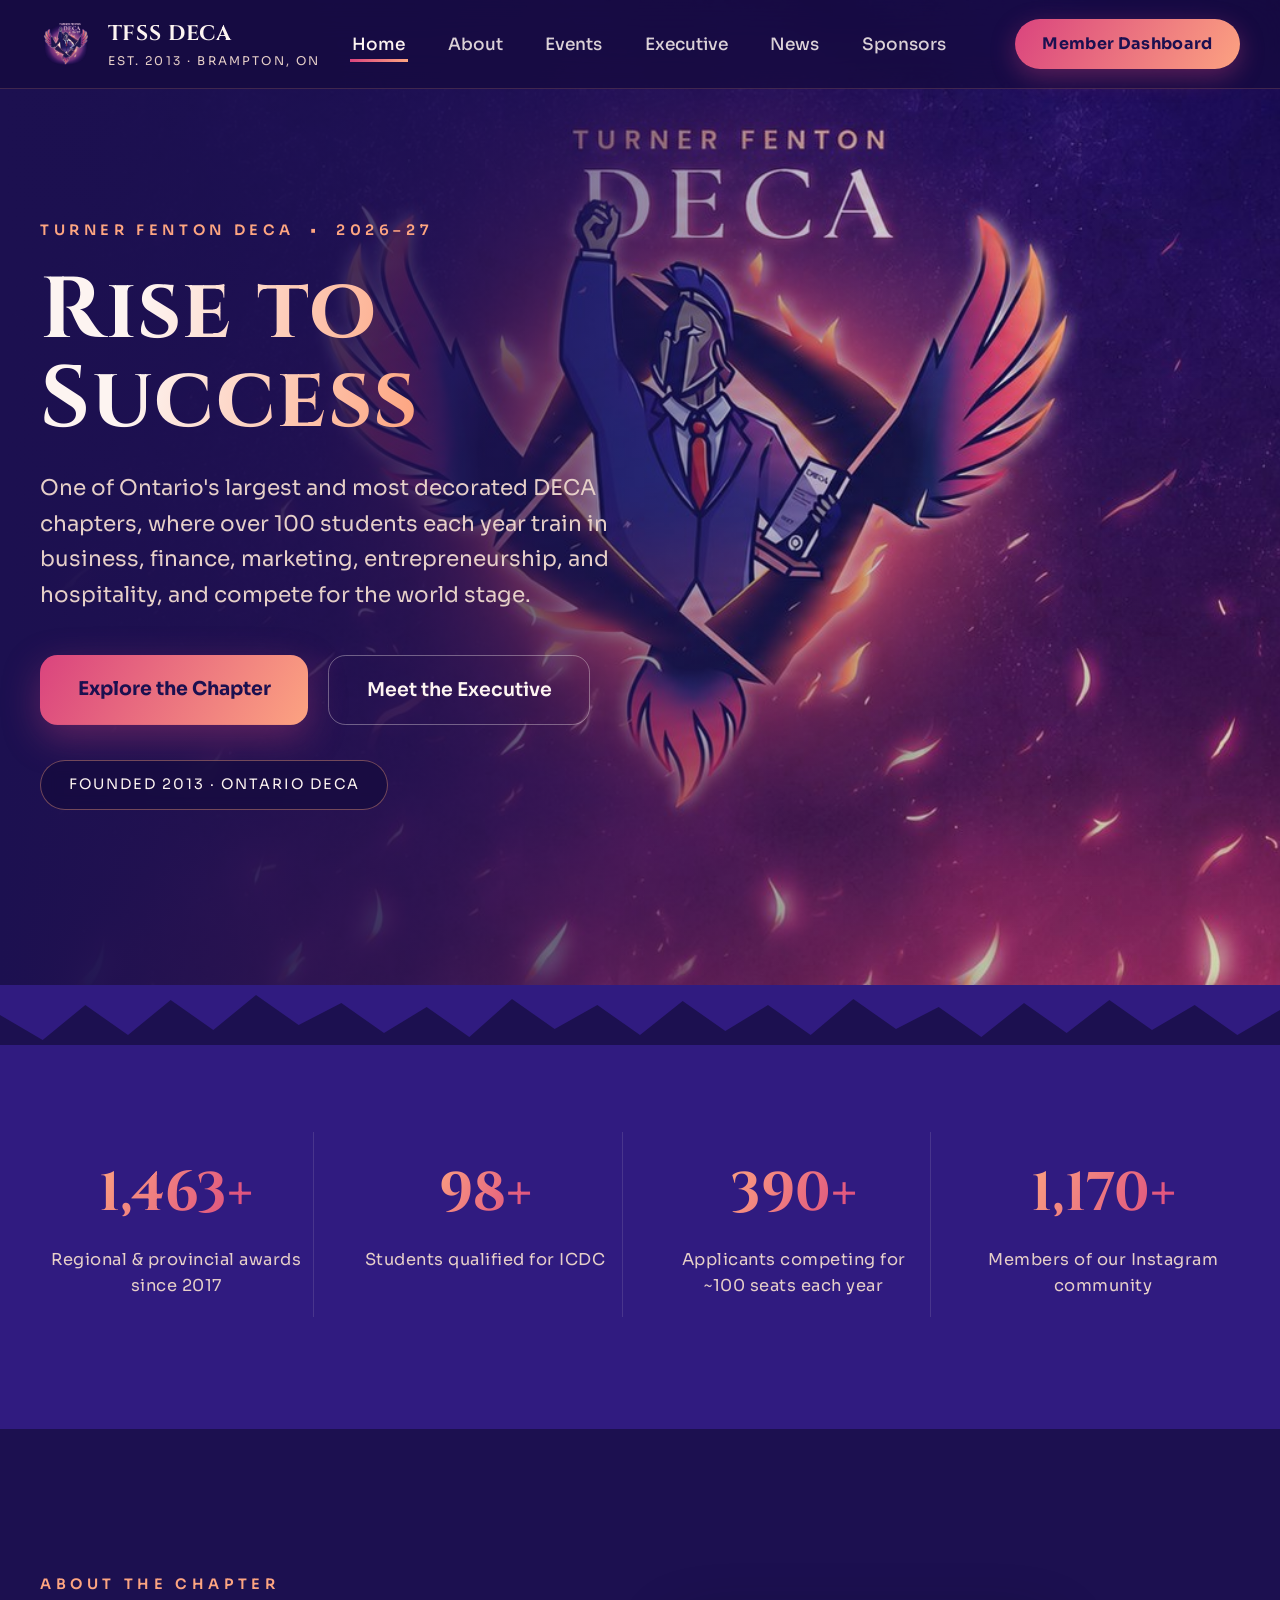
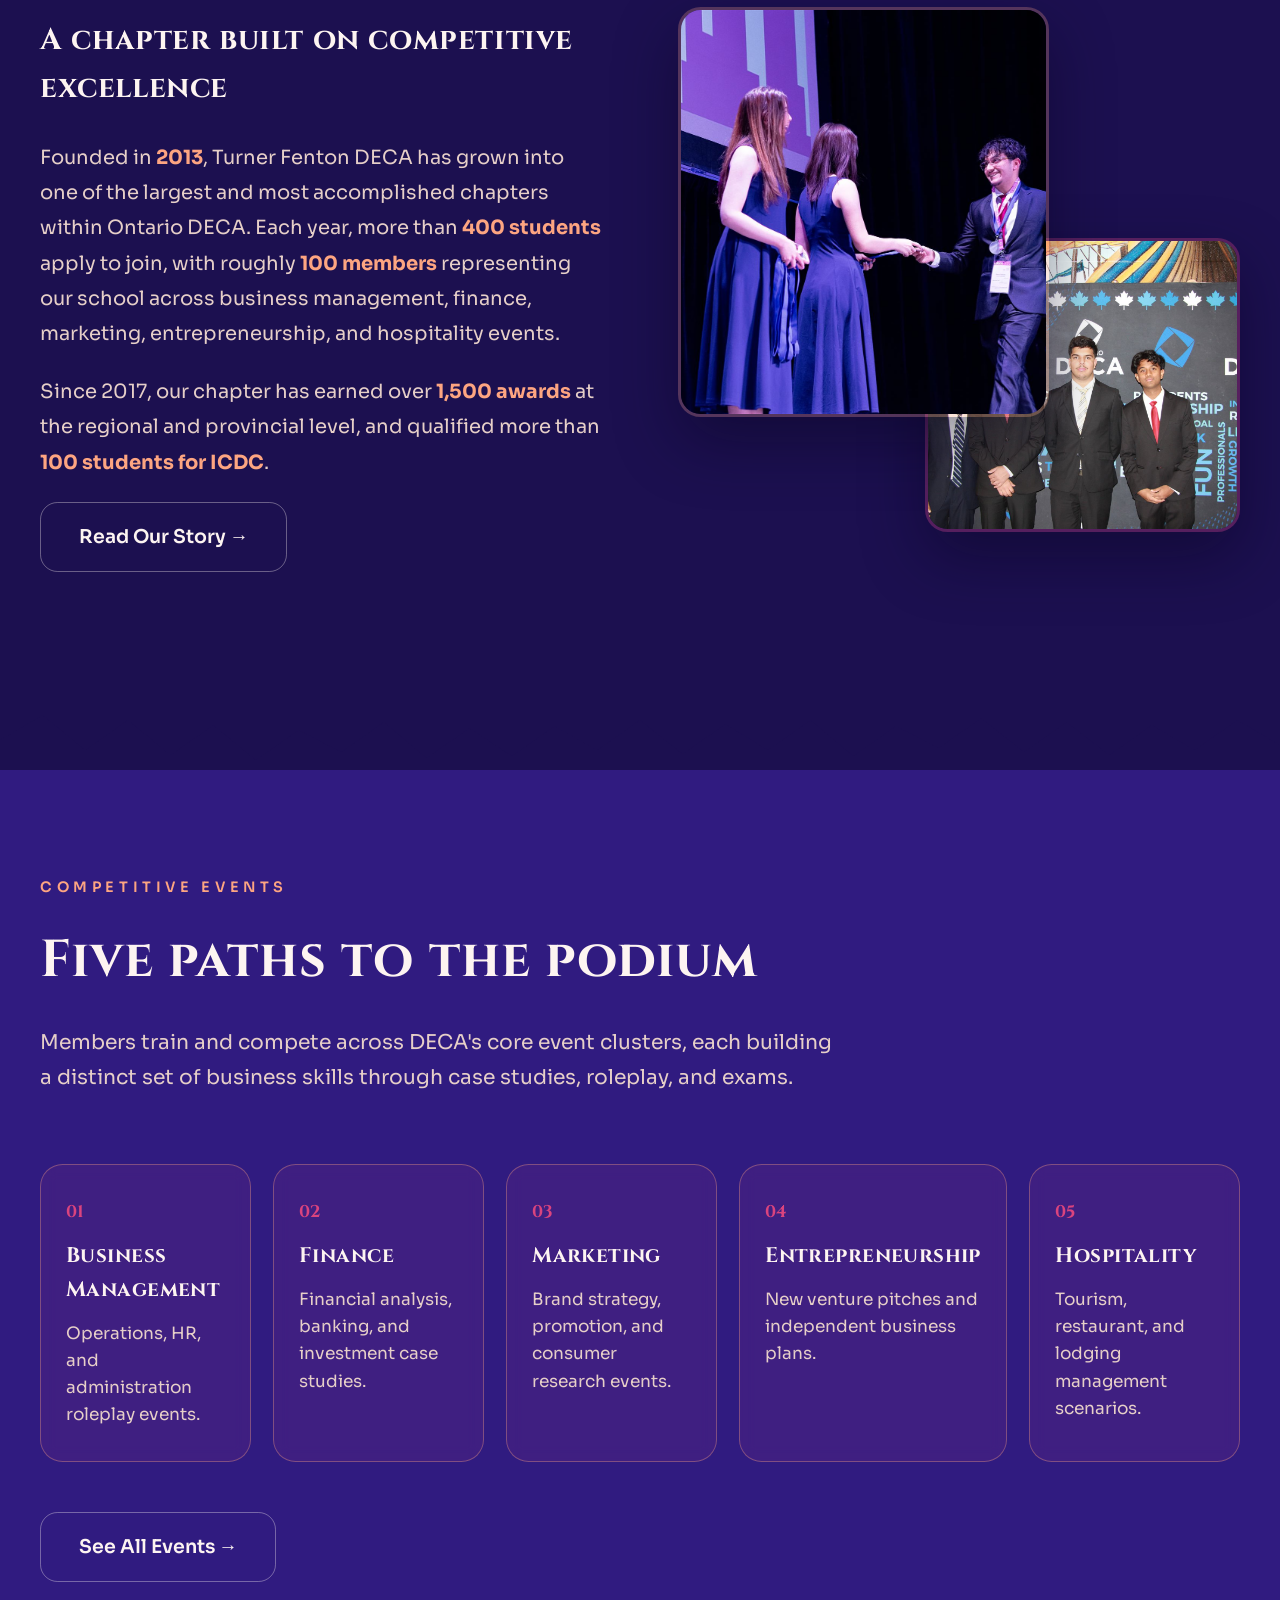
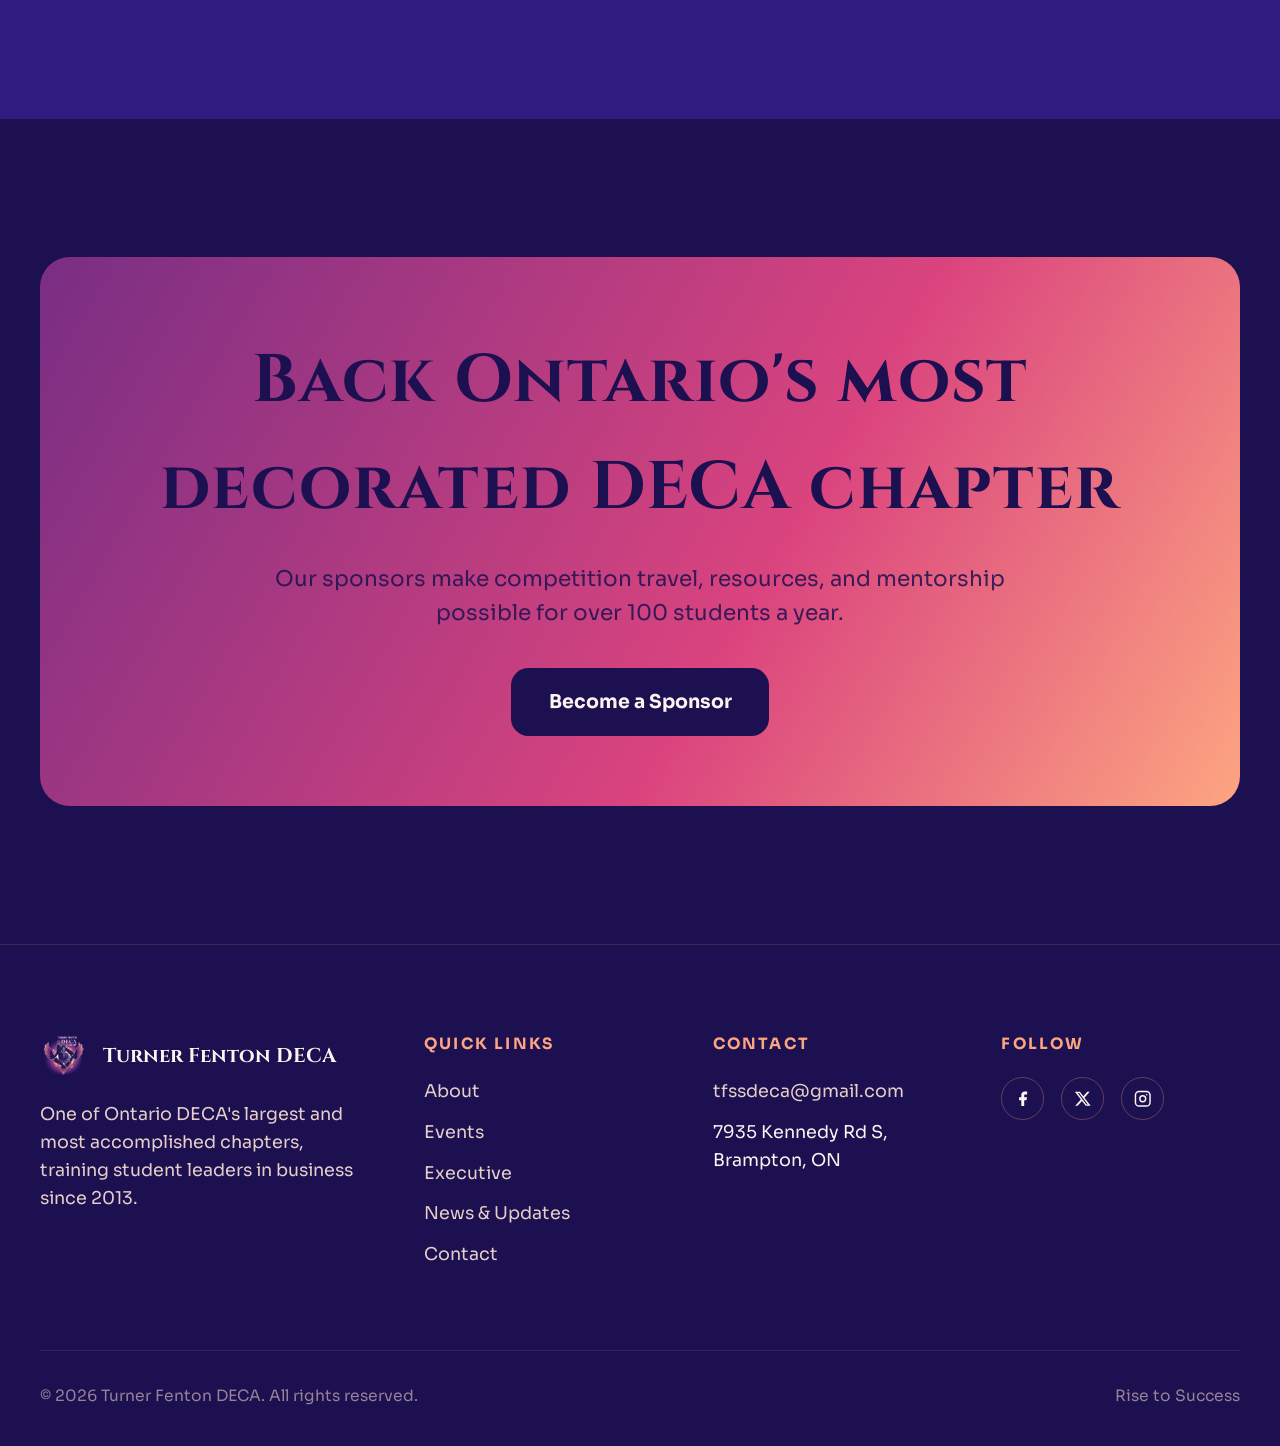
<file: DECAWebsite/index.html>
<!DOCTYPE html>
<html lang="en">
<head>
<meta charset="UTF-8">
<meta name="viewport" content="width=device-width, initial-scale=1.0">
<title>Turner Fenton DECA | Rise to Success</title>
<meta name="description" content="Turner Fenton DECA, one of Ontario's largest and most decorated student business chapters. Rise to Success.">
<link rel="preconnect" href="https://fonts.googleapis.com">
<link rel="preconnect" href="https://fonts.gstatic.com" crossorigin>
<link rel="stylesheet" href="assets/styles.css">
</head>
<body>

<div id="pageTransitionOverlay" class="page-transition" aria-hidden="true">
  <div class="pt-embers"></div>
  <img src="assets/logo.png" alt="" class="pt-logo">
</div>
<noscript><style>.page-transition{display:none !important;}</style></noscript>

<header>
  <nav>
    <a href="index.html" class="brand">
      <img src="assets/logo.png" alt="Turner Fenton DECA crest, a knight-in-a-suit phoenix hybrid">
      <span class="brand-text"><span>TFSS DECA</span><small>Est. 2013 · Brampton, ON</small></span>
    </a>
    <button class="burger" id="burger" aria-label="Toggle menu" aria-expanded="false" aria-controls="navLinks">
      <span></span><span></span><span></span>
    </button>
    <ul class="navlinks" id="navLinks">
      <li><a href="index.html" class="active">Home</a></li>
      <li><a href="about.html">About</a></li>
      <li><a href="events.html">Events</a></li>
      <li><a href="executive.html">Executive</a></li>
      <li><a href="news.html">News</a></li>
      <li><a href="sponsors.html">Sponsors</a></li>
      <li><a class="nav-cta-mobile" href="dashboard.html">Member Dashboard</a></li>
    </ul>
    <a class="nav-cta" href="dashboard.html">Member Dashboard</a>
  </nav>
</header>

<section class="hero">
  <div id="heroEmbers" aria-hidden="true"></div>

  <div class="wrap hero-grid">
    <div class="hero-copy">
      <span class="eyebrow">Turner Fenton DECA &nbsp;•&nbsp; 2026–27</span>
      <h1 class="gradient-text">Rise to Success</h1>
      <p class="lede">One of Ontario's largest and most decorated DECA chapters, where over 100 students each year train in business, finance, marketing, entrepreneurship, and hospitality, and compete for the world stage.</p>
      <div class="hero-ctas">
        <a class="btn-primary" href="about.html">Explore the Chapter</a>
        <a class="btn-ghost" href="executive.html">Meet the Executive</a>
      </div>
      <div class="hero-badge">Founded 2013 · Ontario DECA</div>
    </div>
  </div>
</section>

<svg class="flame-divider" viewBox="0 0 1200 60" preserveAspectRatio="none" xmlns="http://www.w3.org/2000/svg" aria-hidden="true">
  <path d="M0,0 L0,30 L40,55 L80,20 L120,50 L160,15 L200,45 L240,10 L280,40 L320,18 L360,48 L400,22 L440,52 L480,14 L520,44 L560,20 L600,50 L640,16 L680,46 L720,20 L760,50 L800,14 L840,44 L880,22 L920,52 L960,18 L1000,48 L1040,15 L1080,45 L1120,20 L1160,50 L1200,25 L1200,0 Z"></path>
</svg>

<section class="stats">
  <div class="wrap">
    <div class="stats-grid">
      <div class="stat-card">
        <div class="stat-num" data-count="1500" data-suffix="+">1,500+</div>
        <div class="stat-label">Regional &amp; provincial awards since 2017</div>
      </div>
      <div class="stat-card">
        <div class="stat-num" data-count="100" data-suffix="+">100+</div>
        <div class="stat-label">Students qualified for ICDC</div>
      </div>
      <div class="stat-card">
        <div class="stat-num" data-count="400" data-suffix="+">400+</div>
        <div class="stat-label">Applicants competing for ~100 seats each year</div>
      </div>
      <div class="stat-card">
        <div class="stat-num" data-count="1200" data-suffix="+">1,200+</div>
        <div class="stat-label">Members of our Instagram community</div>
      </div>
    </div>
  </div>
</section>

<section class="section" aria-labelledby="about-teaser-h">
  <div class="wrap about-grid">
    <div class="about-copy">
      <span class="eyebrow">About the chapter</span>
      <h2 id="about-teaser-h" style="margin:14px 0 22px;">A chapter built on competitive excellence</h2>
      <p>Founded in <strong>2013</strong>, Turner Fenton DECA has grown into one of the largest and most accomplished chapters within Ontario DECA. Each year, more than <strong>400 students</strong> apply to join, with roughly <strong>100 members</strong> representing our school across business management, finance, marketing, entrepreneurship, and hospitality events.</p>
      <p>Since 2017, our chapter has earned over <strong>1,500 awards</strong> at the regional and provincial level, and qualified more than <strong>100 students for ICDC</strong>.</p>
      <a class="btn-ghost" href="about.html">Read Our Story →</a>
    </div>
    <div class="about-media">
      <div class="stack">
        <img class="img-a" src="assets/images/chapter-award-exchange.jpg" alt="Turner Fenton DECA members exchanging awards on stage at Ontario DECA Provincials">
        <img class="img-b" src="assets/images/chapter-conference-group.jpg" alt="Turner Fenton DECA members at an Ontario DECA conference">
      </div>
    </div>
  </div>
</section>

<svg class="flame-divider on-deep2" viewBox="0 0 1200 60" preserveAspectRatio="none" xmlns="http://www.w3.org/2000/svg" aria-hidden="true">
  <path d="M0,60 L0,30 L40,5 L80,40 L120,10 L160,45 L200,15 L240,50 L280,20 L320,42 L360,12 L400,48 L440,18 L480,46 L520,16 L560,40 L600,10 L640,44 L680,14 L720,40 L760,10 L800,46 L840,16 L880,38 L920,8 L960,42 L1000,12 L1040,45 L1080,15 L1120,40 L1160,10 L1200,35 L1200,60 Z"></path>
</svg>

<section class="section paths" style="background:var(--deep2); padding-top:80px;" aria-labelledby="events-teaser-h">
  <div class="wrap">
    <div class="section-head">
      <span class="eyebrow">Competitive events</span>
      <h2 id="events-teaser-h">Five paths to the podium</h2>
      <p>Members train and compete across DECA's core event clusters, each building a distinct set of business skills through case studies, roleplay, and exams.</p>
    </div>
    <div class="path-grid">
      <div class="card path-card">
        <div class="num">01</div>
        <h4>Business Management</h4>
        <p>Operations, HR, and administration roleplay events.</p>
      </div>
      <div class="card path-card">
        <div class="num">02</div>
        <h4>Finance</h4>
        <p>Financial analysis, banking, and investment case studies.</p>
      </div>
      <div class="card path-card">
        <div class="num">03</div>
        <h4>Marketing</h4>
        <p>Brand strategy, promotion, and consumer research events.</p>
      </div>
      <div class="card path-card">
        <div class="num">04</div>
        <h4>Entrepreneurship</h4>
        <p>New venture pitches and independent business plans.</p>
      </div>
      <div class="card path-card">
        <div class="num">05</div>
        <h4>Hospitality</h4>
        <p>Tourism, restaurant, and lodging management scenarios.</p>
      </div>
    </div>
    <div style="margin-top:40px;">
      <a class="btn-ghost" href="events.html">See All Events →</a>
    </div>
  </div>
</section>

<section class="section">
  <div class="wrap">
    <div class="cta-band">
      <h3>Back Ontario's most decorated DECA chapter</h3>
      <p>Our sponsors make competition travel, resources, and mentorship possible for over 100 students a year.</p>
      <a class="btn-primary" href="sponsors.html">Become a Sponsor</a>
    </div>
  </div>
</section>

<footer>
  <div class="wrap">
    <div class="foot-grid">
      <div>
        <div class="foot-brand">
          <img src="assets/logo.png" alt="Turner Fenton DECA crest">
          <span>Turner Fenton DECA</span>
        </div>
        <p>One of Ontario DECA's largest and most accomplished chapters, training student leaders in business since 2013.</p>
      </div>
      <div>
        <h5>Quick Links</h5>
        <ul>
          <li><a href="about.html">About</a></li>
          <li><a href="events.html">Events</a></li>
          <li><a href="executive.html">Executive</a></li>
          <li><a href="news.html">News &amp; Updates</a></li>
          <li><a href="contact.html">Contact</a></li>
        </ul>
      </div>
      <div>
        <h5>Contact</h5>
        <ul>
          <li><a href="mailto:tfssdeca@gmail.com">tfssdeca@gmail.com</a></li>
          <li>7935 Kennedy Rd S,<br>Brampton, ON</li>
        </ul>
      </div>
      <div>
        <h5>Follow</h5>
        <div class="foot-social">
          <a href="https://www.facebook.com/TFSSDECA/" aria-label="Facebook" target="_blank" rel="noopener">
            <svg width="14" height="14" viewBox="0 0 24 24" fill="currentColor" aria-hidden="true"><path d="M18 2h-3a5 5 0 0 0-5 5v3H7v4h3v8h4v-8h3l1-4h-4V7a1 1 0 0 1 1-1h3z"/></svg>
          </a>
          <a href="https://x.com/tfssdeca" aria-label="X (Twitter)" target="_blank" rel="noopener">
            <svg width="14" height="14" viewBox="0 0 24 24" fill="currentColor" aria-hidden="true"><path d="M18.244 2.25h3.308l-7.227 8.26 8.502 11.24H16.17l-5.214-6.817L4.99 21.75H1.68l7.73-8.835L1.254 2.25H8.08l4.713 6.231zm-1.161 17.52h1.833L7.084 4.126H5.117z"/></svg>
          </a>
          <a href="https://www.instagram.com/tfssdeca/" aria-label="Instagram" target="_blank" rel="noopener">
            <svg width="14" height="14" viewBox="0 0 24 24" fill="none" stroke="currentColor" stroke-width="2" aria-hidden="true"><rect x="2" y="2" width="20" height="20" rx="5"/><circle cx="12" cy="12" r="4"/><circle cx="17.5" cy="6.5" r="1" fill="currentColor" stroke="none"/></svg>
          </a>
        </div>
      </div>
    </div>
    <div class="foot-bottom">
      <span>© 2026 Turner Fenton DECA. All rights reserved.</span>
      <span>Rise to Success</span>
    </div>
  </div>
</footer>

<script src="assets/motion.js"></script>
</body>
</html>
</file>
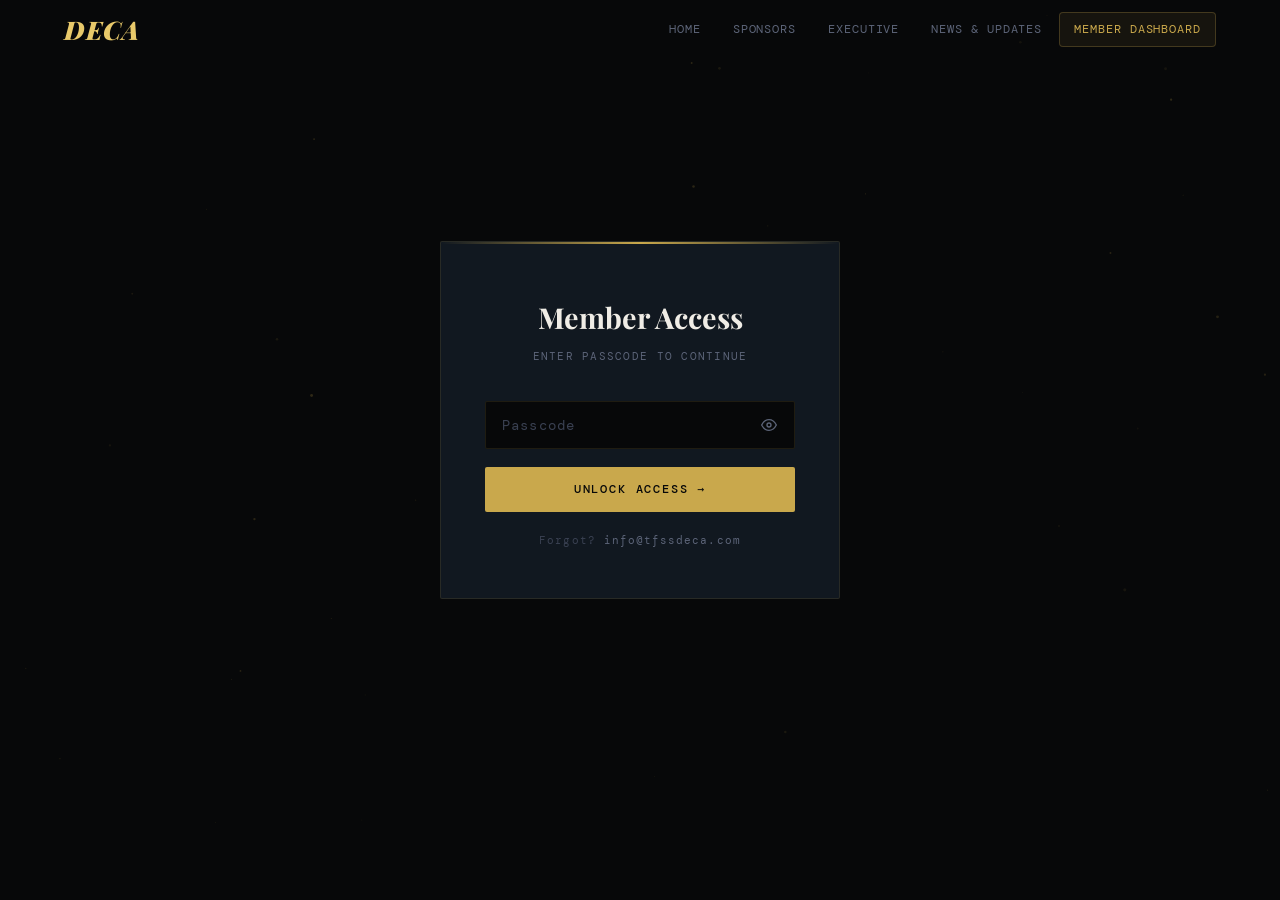
<file: dashboard.html>
<!DOCTYPE html>
<html lang="en">
<head>
<meta charset="UTF-8"/>
<meta name="viewport" content="width=device-width, initial-scale=1.0"/>
<title>Turner Fenton DECA – Member Dashboard</title>
<link rel="stylesheet" href="style.css"/>
<style>
body { background: var(--base); }

/* LOGIN */
.login-wrap {
  min-height: calc(100vh - 60px);
  display: flex;
  align-items: center;
  justify-content: center;
  padding: 60px 5%;
  position: relative;
  overflow: hidden;
}

#login-canvas {
  position: absolute;
  inset: 0;
  width: 100%; height: 100%;
  opacity: 0.6;
}

.login-box {
  position: relative;
  z-index: 2;
  width: 100%;
  max-width: 400px;
  background: var(--card);
  border: 1px solid var(--border);
  border-radius: 2px;
  padding: 52px 44px 48px;
  text-align: center;
}

.login-box::before {
  content: '';
  position: absolute;
  top: 0; left: 0; right: 0;
  height: 2px;
  background: linear-gradient(90deg, transparent, var(--gold), transparent);
}

.login-box img { height: 48px; margin-bottom: 28px; }

.login-box h1 {
  font-family: var(--serif);
  font-weight: 700;
  font-size: 1.8rem;
  color: var(--white);
  margin-bottom: 6px;
}

.login-box .sub {
  font-family: var(--mono);
  font-size: 0.66rem;
  letter-spacing: 0.12em;
  text-transform: uppercase;
  color: var(--muted);
  margin-bottom: 36px;
}

.field-wrap { position: relative; margin-bottom: 12px; }

.field-wrap input {
  width: 100%;
  background: var(--base);
  border: 1px solid var(--border);
  border-radius: 2px;
  padding: 14px 44px 14px 16px;
  font-family: var(--mono);
  font-size: 0.9rem;
  letter-spacing: 0.15em;
  color: var(--white);
  outline: none;
  transition: border-color var(--t);
}

.field-wrap input::placeholder { color: var(--muted2); letter-spacing: 0.08em; }
.field-wrap input:focus { border-color: var(--border2); }

.eye-toggle {
  position: absolute;
  right: 14px; top: 50%;
  transform: translateY(-50%);
  background: none; border: none;
  cursor: pointer;
  color: var(--muted);
  padding: 4px;
  display: flex;
  transition: color var(--t);
}
.eye-toggle:hover { color: var(--gold); }

.unlock-btn {
  width: 100%;
  background: var(--gold);
  color: var(--base);
  border: none;
  border-radius: 2px;
  padding: 15px;
  font-family: var(--mono);
  font-weight: 500;
  font-size: 0.72rem;
  letter-spacing: 0.16em;
  text-transform: uppercase;
  cursor: pointer;
  margin-top: 6px;
  transition: background var(--t), transform 0.2s ease, box-shadow 0.2s ease;
}
.unlock-btn:hover {
  background: var(--gold-hi);
  transform: translateY(-2px);
  box-shadow: 0 10px 32px rgba(201,168,76,0.2);
}

.login-err {
  display: none;
  margin-top: 14px;
  padding: 10px 14px;
  border: 1px solid rgba(239,68,68,0.25);
  background: rgba(239,68,68,0.08);
  border-radius: 2px;
  font-size: 0.82rem;
  color: #fca5a5;
  font-family: var(--mono);
  line-height: 1.5;
}
.login-err.show { display: block; }
.login-err a { color: var(--gold); text-decoration: none; }

.login-forgot { margin-top: 20px; font-family: var(--mono); font-size: 0.66rem; letter-spacing: 0.1em; color: var(--muted2); }
.login-forgot a { color: var(--muted); text-decoration: none; transition: color var(--t); }
.login-forgot a:hover { color: var(--gold); }

@keyframes shake { 0%,100%{transform:translateX(0)} 20%{transform:translateX(-8px)} 40%{transform:translateX(8px)} 60%{transform:translateX(-5px)} 80%{transform:translateX(5px)} }
.login-box.shake { animation: shake 0.4s ease; }

/* DASHBOARD */
.dash-screen { display: none; min-height: calc(100vh - 60px); padding: 72px 5%; }
.dash-screen.show { display: block; }
.dash-inner { max-width: 1100px; margin: 0 auto; }

.dash-header { margin-bottom: 56px; }
.dash-header h1 { font-family: var(--serif); font-weight: 900; font-size: clamp(2.4rem, 6vw, 4.5rem); color: var(--white); line-height: 1.0; }
.dash-header h1 em { font-style: italic; color: var(--gold); }
.dash-header p { color: var(--muted); margin-top: 12px; font-size: 0.94rem; }

.dash-grid { display: grid; grid-template-columns: repeat(3, 1fr); gap: 1px; background: var(--border); }

.dash-card {
  background: var(--card);
  padding: 36px 28px;
  text-decoration: none;
  display: block;
  position: relative;
  overflow: hidden;
  transition: background var(--t);
}

.dash-card:hover { background: var(--card2); }

.dash-card::before {
  content: '';
  position: absolute;
  left: 0; top: 0; bottom: 0;
  width: 2px;
  background: var(--gold);
  transform: scaleY(0);
  transform-origin: bottom;
  transition: transform 0.35s var(--ease);
}

.dash-card:hover::before { transform: scaleY(1); }

.dash-icon { font-size: 1.7rem; margin-bottom: 16px; display: block; }

.dash-card h3 {
  font-family: var(--serif);
  font-weight: 700;
  font-size: 1.25rem;
  color: var(--white);
  margin-bottom: 8px;
}

.dash-card p { color: var(--muted); font-size: 0.86rem; line-height: 1.65; }

.dash-actions { margin-top: 48px; display: flex; justify-content: flex-end; }
.logout-btn { background: none; border: 1px solid var(--border); color: var(--muted); border-radius: 2px; padding: 10px 20px; font-family: var(--mono); font-size: 0.66rem; letter-spacing: 0.12em; text-transform: uppercase; cursor: pointer; transition: border-color var(--t), color var(--t); }
.logout-btn:hover { border-color: var(--border2); color: var(--white); }

@media (max-width: 760px) { .dash-grid { grid-template-columns: 1fr; } }
@media (max-width: 500px) { .login-box { padding: 40px 28px 36px; } }
</style>
</head>
<body>
<div id="pt" class="in"><div class="pt-slab"></div><div class="pt-slab"></div><div class="pt-slab"></div><div id="pt-logo"><svg viewBox="0 0 680 680" xmlns="http://www.w3.org/2000/svg" style="height:88px;width:auto;display:block;"><rect width="680" height="680" fill="#C9A84C"/><g transform="translate(340,355) rotate(-40)"><polygon points="-10,195 -38,250 -5,228 -25,285 10,240 26,295 18,240 48,260 16,205" fill="#070809"/><polygon points="-28,170 28,170 20,195 -20,195" fill="#0d1117" stroke="#070809" stroke-width="1"/><polygon points="-58,35 -18,-125 0,-150 0,170 -58,170" fill="#0d1117"/><polygon points="-58,35 -18,-125 0,-150 0,-28 -30,35" fill="#111820"/><polygon points="58,35 18,-125 0,-150 0,170 58,170" fill="#111820"/><polygon points="-4,-150 4,-150 4,170 -4,170" fill="#070809" opacity="0.4"/><line x1="-58" y1="35" x2="-18" y2="-125" stroke="#070809" stroke-width="1.2"/><line x1="58" y1="35" x2="18" y2="-125" stroke="#070809" stroke-width="1.2"/><polygon points="0,-250 -18,-150 0,-150 18,-150" fill="#0d1117"/><line x1="0" y1="-250" x2="-18" y2="-150" stroke="#070809" stroke-width="1.4"/><line x1="0" y1="-250" x2="18" y2="-150" stroke="#070809" stroke-width="1.4"/><circle cx="0" cy="-250" r="4" fill="#070809"/><ellipse cx="0" cy="-52" rx="38" ry="44" fill="#C9A84C" stroke="#070809" stroke-width="1.4"/><ellipse cx="0" cy="-84" rx="20" ry="5" fill="#070809" opacity="0.8"/><polygon points="0,-108 -15,-84 15,-84" fill="#0d1117"/><ellipse cx="0" cy="-60" rx="16" ry="17" fill="#0d1117"/><polygon points="-58,35 -110,120 -110,170 -58,170" fill="#0d1117"/><line x1="-58" y1="35" x2="-110" y2="120" stroke="#070809" stroke-width="1.1"/><polygon points="58,35 110,120 110,170 58,170" fill="#111820"/><line x1="58" y1="35" x2="110" y2="120" stroke="#070809" stroke-width="1.1"/></g><text x="340" y="620" text-anchor="middle" font-family="Playfair Display,Georgia,serif" font-size="72" font-weight="900" fill="#070809" letter-spacing="10">DECA</text></svg></div></div>

<nav class="nav" id="mainNav">
  <a href="index.html" style="display:flex;align-items:center;flex-shrink:0;overflow:visible;text-decoration:none;"><span style="font-family:'Playfair Display',Georgia,serif;font-weight:900;font-size:1.6rem;font-style:italic;color:#E8C96A;letter-spacing:0.04em;line-height:1;">DECA</span></a>
  <ul class="nav-links" id="navLinks">
    <li><a href="index.html">Home</a></li><li><a href="sponsors.html">Sponsors</a></li><li><a href="executive.html">Executive</a></li><li><a href="news.html">News & Updates</a></li><li><a href="dashboard.html" class="active">Member Dashboard</a></li>
  </ul>
  <button class="nav-burger" id="burger" aria-label="Menu"><span></span><span></span><span></span></button>
</nav>

<!-- LOGIN -->
<div class="login-wrap" id="loginWrap">
  <canvas id="login-canvas"></canvas>
  <div class="login-box" id="loginBox">
    
    <h1>Member Access</h1>
    <p class="sub">Enter passcode to continue</p>
    <div class="field-wrap">
      <input type="password" id="passcode" placeholder="Passcode" autocomplete="current-password"/>
      <button class="eye-toggle" id="eyeBtn" aria-label="Toggle visibility">
        <svg width="16" height="16" viewBox="0 0 24 24" fill="none" stroke="currentColor" stroke-width="2"><path d="M1 12s4-8 11-8 11 8 11 8-4 8-11 8-11-8-11-8z"/><circle cx="12" cy="12" r="3"/></svg>
      </button>
    </div>
    <button class="unlock-btn" id="unlockBtn">Unlock Access →</button>
    <div class="login-err" id="loginErr">Incorrect passcode. Contact <a href="mailto:info@tfssdeca.com">info@tfssdeca.com</a></div>
    <div class="login-forgot">Forgot? <a href="mailto:info@tfssdeca.com">info@tfssdeca.com</a></div>
  </div>
</div>

<!-- DASHBOARD -->
<div class="dash-screen" id="dashScreen">
  <div class="dash-inner">
    <div class="dash-header">
      <div class="mono-label" style="margin-bottom:14px;">Welcome Back</div>
      <h1>Member<br><em>Dashboard</em></h1>
      <p>Everything you need for the 2025–2026 DECA season.</p>
    </div>
    <div class="dash-grid">
      <a class="dash-card" href="https://drive.google.com/drive/u/0/folders/1CRtbor8PjJt6rHx5MnF8C1yVK5hvOOd7" target="_blank">
        <span class="dash-icon">📚</span><h3>Study Resources</h3><p>Practice exams, case study guides, and prep materials for Regionals and Provincials.</p>
      </a>
      <a class="dash-card" href="news.html">
        <span class="dash-icon">📣</span><h3>News & Updates</h3><p>Chapter announcements, competition schedules, and important deadlines.</p>
      </a>
      <a class="dash-card" href="executive.html">
        <span class="dash-icon">👥</span><h3>Executive Team</h3><p>Connect with your VPs and coordinators for support and guidance.</p>
      </a>
      <a class="dash-card" href="https://forms.gle/uGT5vVqKD2Srmwhg9" target="_blank">
        <span class="dash-icon">📝</span><h3>Registration</h3><p>Register for the entrance exam or sign up for upcoming chapter events.</p>
      </a>
      <a class="dash-card" href="https://www.deca.org/compete#competitive-events" target="_blank">
        <span class="dash-icon">🏆</span><h3>Competitive Events</h3><p>Browse all DECA competitive event categories and online events.</p>
      </a>
      <a class="dash-card" href="mailto:tfssdeca@gmail.com">
        <span class="dash-icon">✉️</span><h3>Contact Exec</h3><p>Reach the executive team with questions, ideas, or feedback.</p>
      </a>
    </div>
    <div class="dash-actions">
      <button class="logout-btn" id="logoutBtn">Sign Out</button>
    </div>
  </div>
</div>

<script src="transitions.js"></script>
<script>
/* Minimal particle for login bg */
(function() {
  const c = document.getElementById('login-canvas');
  if (!c) return;
  const ctx = c.getContext('2d');
  let W, H, pts = [];
  function resize() { W = c.width = c.offsetWidth; H = c.height = c.offsetHeight; }
  function init() { resize(); pts = Array.from({length:50}, () => ({ x: Math.random()*W, y: Math.random()*H, vx: (Math.random()-0.5)*0.15, vy: (Math.random()-0.5)*0.15, r: Math.random()*1.2+0.4, a: Math.random()*0.3+0.05 })); loop(); }
  function loop() {
    ctx.clearRect(0,0,W,H);
    pts.forEach(p => {
      ctx.globalAlpha = p.a;
      ctx.fillStyle='#C9A84C';
      ctx.beginPath(); ctx.arc(p.x, p.y, p.r, 0, Math.PI*2); ctx.fill();
      p.x += p.vx; p.y += p.vy;
      if (p.x < 0) p.x = W; if (p.x > W) p.x = 0;
      if (p.y < 0) p.y = H; if (p.y > H) p.y = 0;
    });
    requestAnimationFrame(loop);
  }
  window.addEventListener('resize', resize);
  init();
})();

const input = document.getElementById('passcode');
const box = document.getElementById('loginBox');
const err = document.getElementById('loginErr');
const PASSCODE = 'DECA2025'; // ← update this

document.getElementById('eyeBtn').addEventListener('click', () => {
  input.type = input.type === 'password' ? 'text' : 'password';
});

function tryUnlock() {
  if (input.value === PASSCODE) {
    document.getElementById('loginWrap').style.display = 'none';
    document.getElementById('dashScreen').classList.add('show');
  } else {
    box.classList.remove('shake'); void box.offsetWidth; box.classList.add('shake');
    err.classList.add('show'); input.value = ''; input.focus();
  }
}

document.getElementById('unlockBtn').addEventListener('click', tryUnlock);
input.addEventListener('keydown', e => { if (e.key === 'Enter') tryUnlock(); });

document.getElementById('logoutBtn').addEventListener('click', () => {
  document.getElementById('dashScreen').classList.remove('show');
  document.getElementById('loginWrap').style.display = 'flex';
  input.value = ''; err.classList.remove('show');
});
</script>
</body>
</html>
</file>
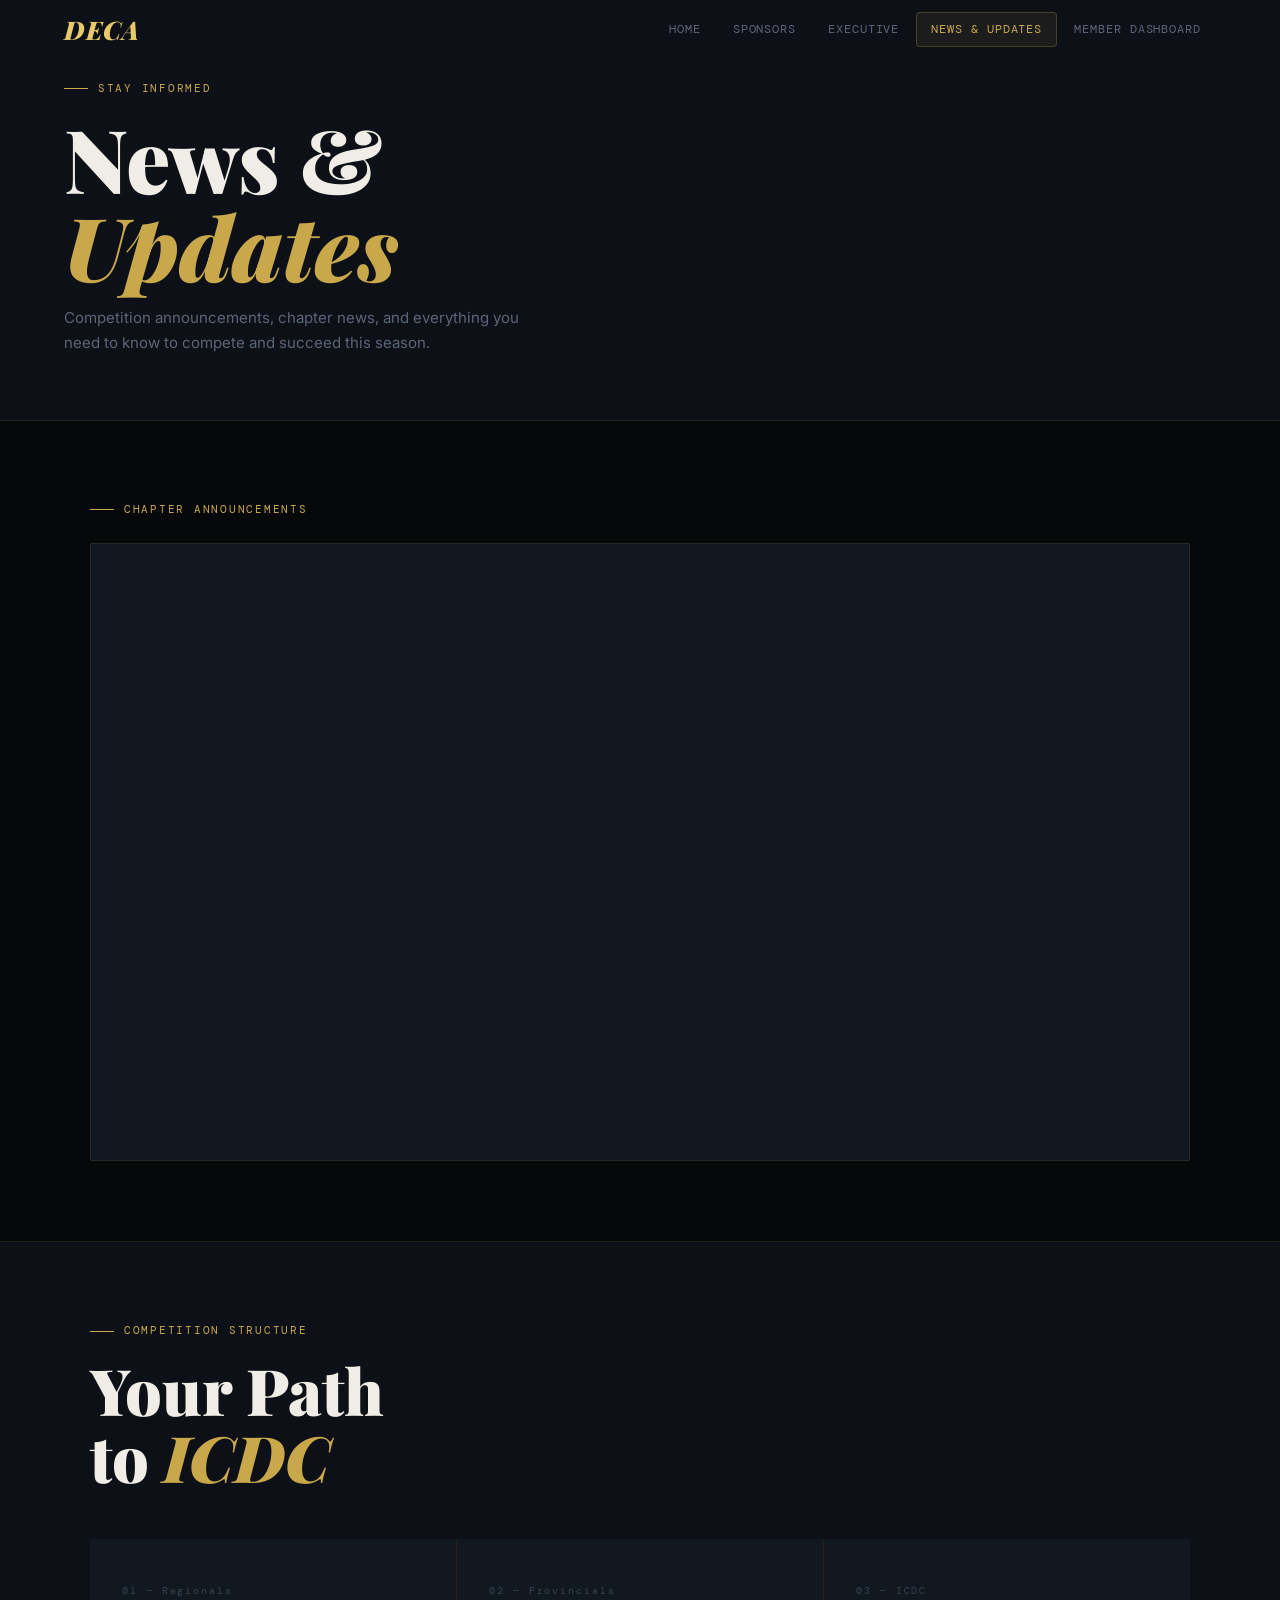
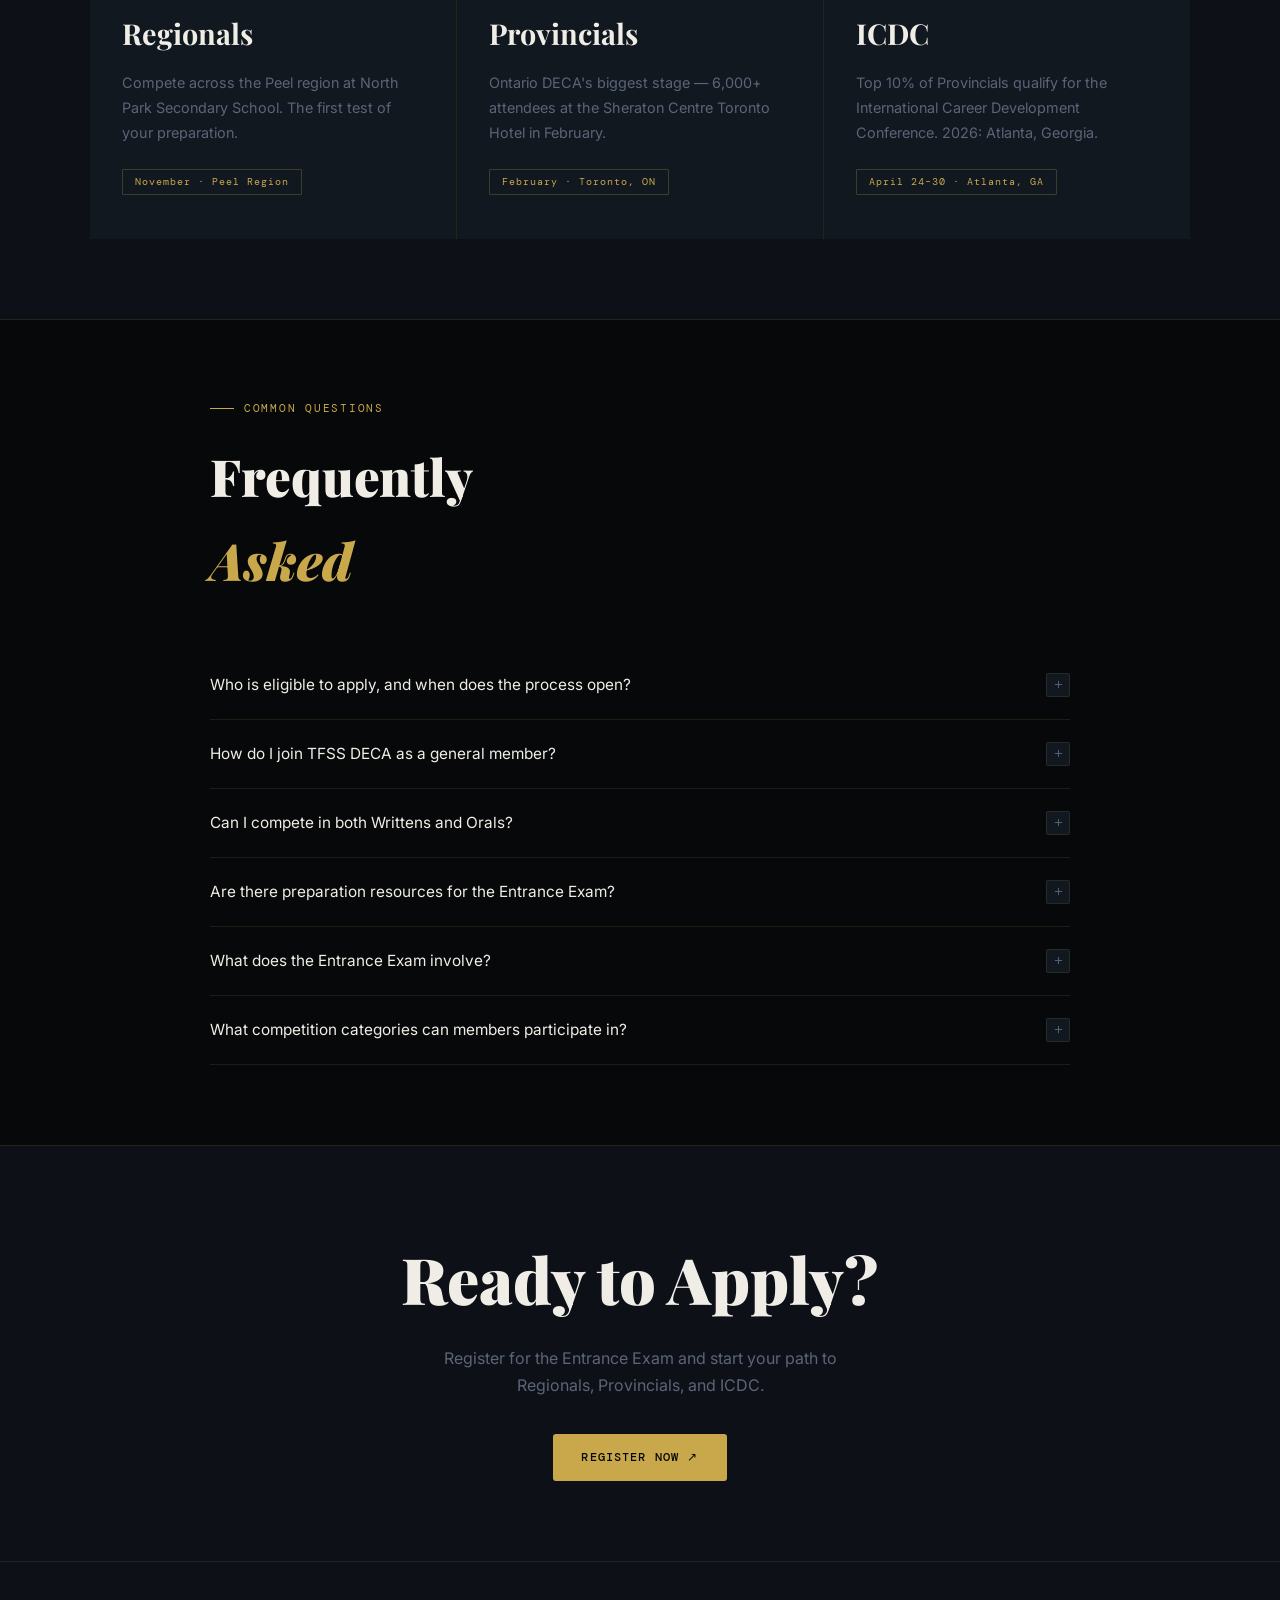
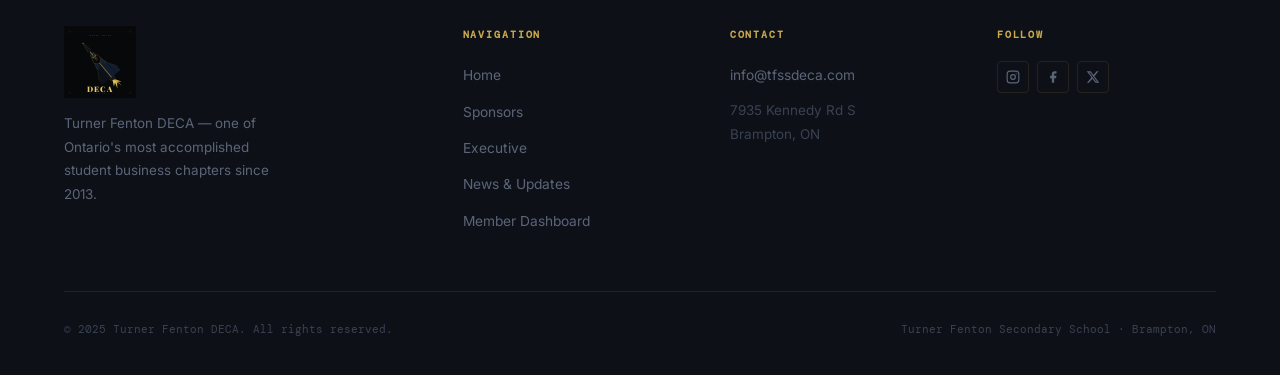
<file: news.html>
<!DOCTYPE html>
<html lang="en">
<head>
<meta charset="UTF-8"/>
<meta name="viewport" content="width=device-width, initial-scale=1.0"/>
<title>Turner Fenton DECA – News & Updates</title>
<link rel="stylesheet" href="style.css"/>
<style>
.page-hero { background: var(--surface); padding: 80px 5% 64px; border-bottom: 1px solid var(--border); }
.page-hero-inner { max-width: 1280px; margin: 0 auto; }
.page-hero h1 { font-family: var(--serif); font-weight: 900; font-size: clamp(3rem, 7vw, 5.5rem); color: var(--white); line-height: 1.0; }
.page-hero h1 em { font-style: italic; color: var(--gold); }
.page-hero p { color: var(--muted); margin-top: 16px; max-width: 480px; font-size: 0.94rem; }

.embed-section { padding: 80px 5%; background: var(--base); border-bottom: 1px solid var(--border); }
.embed-inner { max-width: 1100px; margin: 0 auto; }
.embed-frame { width: 100%; aspect-ratio: 16/9; border: 1px solid var(--border); border-radius: 2px; background: var(--card); display: block; transition: border-color var(--t); }
.embed-frame:hover { border-color: var(--border2); }

/* PATH */
.path-section { padding: 80px 5%; background: var(--surface); border-bottom: 1px solid var(--border); }
.path-inner { max-width: 1100px; margin: 0 auto; }
.path-grid { display: grid; grid-template-columns: repeat(3, 1fr); gap: 1px; background: var(--border); margin-top: 48px; }
.path-card { background: var(--card); padding: 44px 32px; position: relative; overflow: hidden; transition: background var(--t); }
.path-card:hover { background: var(--card2); }
.path-card::before { content: ''; position: absolute; top: 0; left: 0; right: 0; height: 1px; background: var(--gold); transform: scaleX(0); transform-origin: left; transition: transform 0.5s var(--ease); }
.path-card:hover::before { transform: scaleX(1); }
.path-num { font-family: var(--mono); font-size: 0.6rem; letter-spacing: 0.2em; color: var(--muted2); margin-bottom: 12px; }
.path-card h3 { font-family: var(--serif); font-weight: 700; font-size: 1.8rem; color: var(--white); margin-bottom: 12px; }
.path-card p { color: var(--muted); font-size: 0.9rem; margin-bottom: 20px; line-height: 1.75; }
.path-badge { font-family: var(--mono); font-size: 0.62rem; letter-spacing: 0.1em; color: var(--gold); border: 1px solid var(--border2); padding: 4px 12px; border-radius: 1px; display: inline-block; }

/* FAQ */
.faq-section { padding: 80px 5%; background: var(--base); }
.faq-inner { max-width: 860px; margin: 0 auto; }
.faq-inner h2 { font-family: var(--serif); font-weight: 900; font-size: clamp(2.2rem, 4vw, 3.2rem); color: var(--white); margin-bottom: 48px; }
.faq-inner h2 em { font-style: italic; color: var(--gold); }

.faq-item { border-bottom: 1px solid var(--border); }
.faq-q { display: flex; justify-content: space-between; align-items: center; gap: 20px; padding: 22px 0; cursor: pointer; user-select: none; }
.faq-q span { font-size: 0.96rem; color: var(--white); font-weight: 400; line-height: 1.4; }
.faq-icon { width: 24px; height: 24px; min-width: 24px; border: 1px solid var(--border); border-radius: 2px; background: var(--card); display: flex; align-items: center; justify-content: center; transition: background var(--t), border-color var(--t); }
.faq-icon svg { width: 11px; height: 11px; stroke: var(--muted); stroke-width: 2; transition: transform 0.35s ease, stroke 0.2s ease; }
.faq-item.open .faq-icon { background: var(--gold); border-color: var(--gold); }
.faq-item.open .faq-icon svg { transform: rotate(45deg); stroke: var(--base); }

.faq-a { max-height: 0; overflow: hidden; transition: max-height 0.45s cubic-bezier(0.4,0,0.2,1); }
.faq-item.open .faq-a { max-height: 500px; }
.faq-a-body { color: var(--muted); font-size: 0.9rem; line-height: 1.8; padding: 4px 0 24px; }
.faq-a-body ul { padding-left: 18px; margin-top: 8px; }
.faq-a-body li { margin-bottom: 6px; }
.faq-a-body a { color: var(--gold); text-decoration: none; }
.faq-a-body a:hover { text-decoration: underline; }

.cta-band { padding: 80px 5%; background: var(--surface); border-top: 1px solid var(--border); text-align: center; }
.cta-band h2 { font-family: var(--serif); font-weight: 900; font-size: clamp(2.2rem, 5vw, 4rem); color: var(--white); margin-bottom: 14px; }
.cta-band p { color: var(--muted); max-width: 440px; margin: 0 auto 36px; }

@media (max-width: 760px) { .path-grid { grid-template-columns: 1fr; } }
</style>
</head>
<body>
<div id="pt" class="in"><div class="pt-slab"></div><div class="pt-slab"></div><div class="pt-slab"></div><div id="pt-logo"><svg viewBox="0 0 680 680" xmlns="http://www.w3.org/2000/svg" style="height:88px;width:auto;display:block;"><rect width="680" height="680" fill="#C9A84C"/><g transform="translate(340,355) rotate(-40)"><polygon points="-10,195 -38,250 -5,228 -25,285 10,240 26,295 18,240 48,260 16,205" fill="#070809"/><polygon points="-28,170 28,170 20,195 -20,195" fill="#0d1117" stroke="#070809" stroke-width="1"/><polygon points="-58,35 -18,-125 0,-150 0,170 -58,170" fill="#0d1117"/><polygon points="-58,35 -18,-125 0,-150 0,-28 -30,35" fill="#111820"/><polygon points="58,35 18,-125 0,-150 0,170 58,170" fill="#111820"/><polygon points="-4,-150 4,-150 4,170 -4,170" fill="#070809" opacity="0.4"/><line x1="-58" y1="35" x2="-18" y2="-125" stroke="#070809" stroke-width="1.2"/><line x1="58" y1="35" x2="18" y2="-125" stroke="#070809" stroke-width="1.2"/><polygon points="0,-250 -18,-150 0,-150 18,-150" fill="#0d1117"/><line x1="0" y1="-250" x2="-18" y2="-150" stroke="#070809" stroke-width="1.4"/><line x1="0" y1="-250" x2="18" y2="-150" stroke="#070809" stroke-width="1.4"/><circle cx="0" cy="-250" r="4" fill="#070809"/><ellipse cx="0" cy="-52" rx="38" ry="44" fill="#C9A84C" stroke="#070809" stroke-width="1.4"/><ellipse cx="0" cy="-84" rx="20" ry="5" fill="#070809" opacity="0.8"/><polygon points="0,-108 -15,-84 15,-84" fill="#0d1117"/><ellipse cx="0" cy="-60" rx="16" ry="17" fill="#0d1117"/><polygon points="-58,35 -110,120 -110,170 -58,170" fill="#0d1117"/><line x1="-58" y1="35" x2="-110" y2="120" stroke="#070809" stroke-width="1.1"/><polygon points="58,35 110,120 110,170 58,170" fill="#111820"/><line x1="58" y1="35" x2="110" y2="120" stroke="#070809" stroke-width="1.1"/></g><text x="340" y="620" text-anchor="middle" font-family="Playfair Display,Georgia,serif" font-size="72" font-weight="900" fill="#070809" letter-spacing="10">DECA</text></svg></div></div>

<nav class="nav" id="mainNav">
  <a href="index.html" style="display:flex;align-items:center;flex-shrink:0;overflow:visible;text-decoration:none;"><span style="font-family:'Playfair Display',Georgia,serif;font-weight:900;font-size:1.6rem;font-style:italic;color:#E8C96A;letter-spacing:0.04em;line-height:1;">DECA</span></a>
  <ul class="nav-links" id="navLinks">
    <li><a href="index.html">Home</a></li><li><a href="sponsors.html">Sponsors</a></li><li><a href="executive.html">Executive</a></li><li><a href="news.html" class="active">News & Updates</a></li><li><a href="dashboard.html">Member Dashboard</a></li>
  </ul>
  <button class="nav-burger" id="burger" aria-label="Menu"><span></span><span></span><span></span></button>
</nav>

<div class="page-hero">
  <div class="page-hero-inner">
    <div class="mono-label reveal">Stay Informed</div>
    <h1 class="reveal reveal-delay-1">News &<br><em>Updates</em></h1>
    <p class="reveal reveal-delay-2">Competition announcements, chapter news, and everything you need to know to compete and succeed this season.</p>
  </div>
</div>

<section class="embed-section">
  <div class="embed-inner">
    <div class="mono-label reveal" style="margin-bottom:24px;">Chapter Announcements</div>
    <iframe class="embed-frame reveal reveal-delay-1"
      src="https://docs.google.com/presentation/d/e/2PACX-1vT8eqZT9PFT517zoD04rOgIOgcmA3ZQlQBw95yoRv5ufCi1TQRR7_mD7mI9zaHtbhz_8J_ZFLUd017M/pubembed?start=false&loop=true&delayms=3000"
      allowfullscreen>
    </iframe>
  </div>
</section>

<section class="path-section">
  <div class="path-inner">
    <div class="mono-label reveal">Competition Structure</div>
    <h2 class="section-hed reveal reveal-delay-1">Your Path<br>to <em>ICDC</em></h2>
    <div class="path-grid">
      <div class="path-card reveal">
        <div class="path-num">01 — Regionals</div>
        <h3>Regionals</h3>
        <p>Compete across the Peel region at North Park Secondary School. The first test of your preparation.</p>
        <span class="path-badge">November · Peel Region</span>
      </div>
      <div class="path-card reveal reveal-delay-2">
        <div class="path-num">02 — Provincials</div>
        <h3>Provincials</h3>
        <p>Ontario DECA's biggest stage — 6,000+ attendees at the Sheraton Centre Toronto Hotel in February.</p>
        <span class="path-badge">February · Toronto, ON</span>
      </div>
      <div class="path-card reveal reveal-delay-3">
        <div class="path-num">03 — ICDC</div>
        <h3>ICDC</h3>
        <p>Top 10% of Provincials qualify for the International Career Development Conference. 2026: Atlanta, Georgia.</p>
        <span class="path-badge">April 24–30 · Atlanta, GA</span>
      </div>
    </div>
  </div>
</section>

<section class="faq-section">
  <div class="faq-inner">
    <div class="mono-label reveal">Common Questions</div>
    <h2 class="reveal reveal-delay-1">Frequently<br><em>Asked</em></h2>

    <div class="faq-item reveal">
      <div class="faq-q"><span>Who is eligible to apply, and when does the process open?</span><div class="faq-icon"><svg viewBox="0 0 24 24" fill="none"><path d="M12 5v14M5 12h14" stroke-linecap="round"/></svg></div></div>
      <div class="faq-a"><div class="faq-a-body">All students attending Turner Fenton for 2025–2026 are eligible. Register here: <a href="https://forms.gle/uGT5vVqKD2Srmwhg9" target="_blank">forms.gle/uGT5vVqKD2Srmwhg9</a></div></div>
    </div>
    <div class="faq-item reveal">
      <div class="faq-q"><span>How do I join TFSS DECA as a general member?</span><div class="faq-icon"><svg viewBox="0 0 24 24" fill="none"><path d="M12 5v14M5 12h14" stroke-linecap="round"/></svg></div></div>
      <div class="faq-a"><div class="faq-a-body">Three steps:<ul><li>Take the 50-question multiple-choice Entrance Exam.</li><li>Top scorers advance to a Case Study round — 10 min prep, 2–3 min presentation to the exec team.</li><li>Successful candidates receive an offer via Google Form.</li></ul></div></div>
    </div>
    <div class="faq-item reveal">
      <div class="faq-q"><span>Can I compete in both Writtens and Orals?</span><div class="faq-icon"><svg viewBox="0 0 24 24" fill="none"><path d="M12 5v14M5 12h14" stroke-linecap="round"/></svg></div></div>
      <div class="faq-a"><div class="faq-a-body">Members compete in either Writtens or Orals — not both. For additional competition options, see <a href="https://www.deca.org/compete#competitive-events" target="_blank">DECA Online Events</a>.</div></div>
    </div>
    <div class="faq-item reveal">
      <div class="faq-q"><span>Are there preparation resources for the Entrance Exam?</span><div class="faq-icon"><svg viewBox="0 0 24 24" fill="none"><path d="M12 5v14M5 12h14" stroke-linecap="round"/></svg></div></div>
      <div class="faq-a"><div class="faq-a-body">Yes. Access the full prep resource folder here: <a href="https://drive.google.com/drive/u/0/folders/1CRtbor8PjJt6rHx5MnF8C1yVK5hvOOd7" target="_blank">Google Drive</a></div></div>
    </div>
    <div class="faq-item reveal">
      <div class="faq-q"><span>What does the Entrance Exam involve?</span><div class="faq-icon"><svg viewBox="0 0 24 24" fill="none"><path d="M12 5v14M5 12h14" stroke-linecap="round"/></svg></div></div>
      <div class="faq-a"><div class="faq-a-body">50 multiple-choice questions in the same format as official DECA competitive exams. Focus on preparation — the number of applicants varies each year but is always competitive.</div></div>
    </div>
    <div class="faq-item reveal">
      <div class="faq-q"><span>What competition categories can members participate in?</span><div class="faq-icon"><svg viewBox="0 0 24 24" fill="none"><path d="M12 5v14M5 12h14" stroke-linecap="round"/></svg></div></div>
      <div class="faq-a"><div class="faq-a-body">Five clusters: Marketing, Finance, Hospitality & Tourism, Entrepreneurship, Business Management & Administration. <a href="https://cdn.prod.website-files.com/635c470cc81318fc3e9c1e0e/686bdffcb0e39a940f4d4e0f_2025-26_Cluster%20Poster.pdf" target="_blank">View Cluster Poster →</a></div></div>
    </div>
  </div>
</section>

<div class="cta-band">
  <h2 class="reveal">Ready to Apply?</h2>
  <p class="reveal reveal-delay-1">Register for the Entrance Exam and start your path to Regionals, Provincials, and ICDC.</p>
  <div class="reveal reveal-delay-2"><a href="https://forms.gle/uGT5vVqKD2Srmwhg9" target="_blank" class="btn btn-gold">Register Now ↗</a></div>
</div>

<footer class="footer"><div class="footer-inner"><div class="footer-top"><div class="footer-brand"><svg viewBox="0 0 680 680" xmlns="http://www.w3.org/2000/svg" style="height:72px;width:auto;display:block;margin-bottom:14px;"><rect width="680" height="680" fill="#070809"/><g opacity="0.04" stroke="#C9A84C" stroke-width="0.5"><line x1="0" y1="85" x2="680" y2="85"/><line x1="0" y1="170" x2="680" y2="170"/><line x1="0" y1="255" x2="680" y2="255"/><line x1="0" y1="340" x2="680" y2="340"/><line x1="0" y1="425" x2="680" y2="425"/><line x1="0" y1="510" x2="680" y2="510"/><line x1="85" y1="0" x2="85" y2="680"/><line x1="170" y1="0" x2="170" y2="680"/><line x1="340" y1="0" x2="340" y2="680"/><line x1="510" y1="0" x2="510" y2="680"/></g><line x1="48" y1="48" x2="632" y2="48" stroke="#C9A84C" stroke-width="0.6" opacity="0.35"/><line x1="48" y1="632" x2="632" y2="632" stroke="#C9A84C" stroke-width="0.6" opacity="0.35"/><g stroke="#C9A84C" stroke-width="1.2" fill="none" opacity="0.55"><polyline points="48,70 48,48 70,48"/><polyline points="610,48 632,48 632,70"/><polyline points="48,610 48,632 70,632"/><polyline points="610,632 632,632 632,610"/></g><g transform="translate(340,355) rotate(-40)"><polygon points="-10,195 -38,250 -5,228 -25,285 10,240 26,295 18,240 48,260 16,205" fill="#C9A84C"/><polygon points="-8,195 -20,232 -2,218 -14,260 8,226" fill="#E8C96A" opacity="0.85"/><polygon points="-28,170 28,170 20,195 -20,195" fill="#12171f" stroke="#C9A84C" stroke-width="1"/><polygon points="-58,35 -18,-125 0,-150 0,170 -58,170" fill="#0d1117"/><polygon points="-58,35 -18,-125 0,-150 0,-28 -30,35" fill="#111d2e"/><polygon points="58,35 18,-125 0,-150 0,170 58,170" fill="#111d2e"/><polygon points="58,35 18,-125 0,-150 0,-28 30,35" fill="#162030"/><polygon points="-4,-150 4,-150 4,170 -4,170" fill="#C9A84C" opacity="0.55"/><line x1="-58" y1="35" x2="-18" y2="-125" stroke="#C9A84C" stroke-width="1.2" opacity="0.9"/><line x1="58" y1="35" x2="18" y2="-125" stroke="#C9A84C" stroke-width="1.2" opacity="0.9"/><polygon points="0,-250 -18,-150 0,-150 18,-150" fill="#0d1117"/><line x1="0" y1="-250" x2="-18" y2="-150" stroke="#C9A84C" stroke-width="1.4" opacity="0.95"/><line x1="0" y1="-250" x2="18" y2="-150" stroke="#C9A84C" stroke-width="1.4" opacity="0.95"/><circle cx="0" cy="-250" r="4" fill="#E8C96A"/><ellipse cx="0" cy="-52" rx="38" ry="44" fill="#070809" stroke="#C9A84C" stroke-width="1.4"/><ellipse cx="0" cy="-84" rx="20" ry="5" fill="#C9A84C" opacity="0.95"/><polygon points="0,-108 -15,-84 15,-84" fill="#111d2e"/><line x1="0" y1="-108" x2="-15" y2="-84" stroke="#C9A84C" stroke-width="1.1" opacity="0.8"/><line x1="0" y1="-108" x2="15" y2="-84" stroke="#C9A84C" stroke-width="1.1" opacity="0.8"/><circle cx="0" cy="-108" r="2.5" fill="#E8C96A"/><ellipse cx="0" cy="-60" rx="16" ry="17" fill="#1a1208"/><ellipse cx="-6" cy="-65" rx="4" ry="3.5" fill="#C9A84C"/><ellipse cx="6" cy="-65" rx="4" ry="3.5" fill="#C9A84C"/><circle cx="-6" cy="-65" r="1.8" fill="#070809"/><circle cx="6" cy="-65" r="1.8" fill="#070809"/><path d="M-9,-52 Q-5,-44 0,-42 Q5,-44 9,-52" fill="none" stroke="#E8C96A" stroke-width="1.6" opacity="0.85"/><polygon points="-58,35 -110,120 -110,170 -58,170" fill="#0d1117"/><line x1="-58" y1="35" x2="-110" y2="120" stroke="#C9A84C" stroke-width="1.1" opacity="0.85"/><polygon points="58,35 110,120 110,170 58,170" fill="#111d2e"/><line x1="58" y1="35" x2="110" y2="120" stroke="#C9A84C" stroke-width="1.1" opacity="0.85"/></g><text x="340" y="92" text-anchor="middle" font-family="DM Mono,monospace" font-size="12" fill="#C9A84C" opacity="0.65" letter-spacing="7">TURNER FENTON</text><text x="340" y="620" text-anchor="middle" font-family="Playfair Display,Georgia,serif" font-size="72" font-weight="900" fill="#E8C96A" letter-spacing="10">DECA</text><text x="340" y="644" text-anchor="middle" font-family="DM Mono,monospace" font-size="11" fill="#8A6A1F" letter-spacing="6">25 — 26</text></svg><p>Turner Fenton DECA — one of Ontario's most accomplished student business chapters since 2013.</p></div><div><h5>Navigation</h5><ul><li><a href="index.html">Home</a></li><li><a href="sponsors.html">Sponsors</a></li><li><a href="executive.html">Executive</a></li><li><a href="news.html">News & Updates</a></li><li><a href="dashboard.html">Member Dashboard</a></li></ul></div><div><h5>Contact</h5><ul><li><a href="mailto:info@tfssdeca.com">info@tfssdeca.com</a></li><li style="color:var(--muted2);font-size:0.84rem;line-height:1.8;margin-top:4px;">7935 Kennedy Rd S<br>Brampton, ON</li></ul></div><div><h5>Follow</h5><div class="footer-social"><a href="https://www.instagram.com/tfssdeca/" target="_blank" aria-label="Instagram"><svg width="14" height="14" viewBox="0 0 24 24" fill="none" stroke="currentColor" stroke-width="2"><rect x="2" y="2" width="20" height="20" rx="5"/><circle cx="12" cy="12" r="4"/><circle cx="17.5" cy="6.5" r="1" fill="currentColor" stroke="none"/></svg></a><a href="https://www.facebook.com/TFSSDECA/" target="_blank" aria-label="Facebook"><svg width="14" height="14" viewBox="0 0 24 24" fill="currentColor"><path d="M18 2h-3a5 5 0 0 0-5 5v3H7v4h3v8h4v-8h3l1-4h-4V7a1 1 0 0 1 1-1h3z"/></svg></a><a href="https://x.com/tfssdeca" target="_blank" aria-label="X"><svg width="14" height="14" viewBox="0 0 24 24" fill="currentColor"><path d="M18.244 2.25h3.308l-7.227 8.26 8.502 11.24H16.17l-5.214-6.817L4.99 21.75H1.68l7.73-8.835L1.254 2.25H8.08l4.713 6.231zm-1.161 17.52h1.833L7.084 4.126H5.117z"/></svg></a></div></div></div><div class="footer-bottom"><span>© 2025 Turner Fenton DECA. All rights reserved.</span><span>Turner Fenton Secondary School · Brampton, ON</span></div></div></footer>

<script src="transitions.js"></script>
<script>
document.querySelectorAll('.faq-q').forEach(q => {
  q.addEventListener('click', () => {
    const item = q.closest('.faq-item');
    const wasOpen = item.classList.contains('open');
    document.querySelectorAll('.faq-item').forEach(i => i.classList.remove('open'));
    if (!wasOpen) item.classList.add('open');
  });
});
</script>
</body>
</html>
</file>
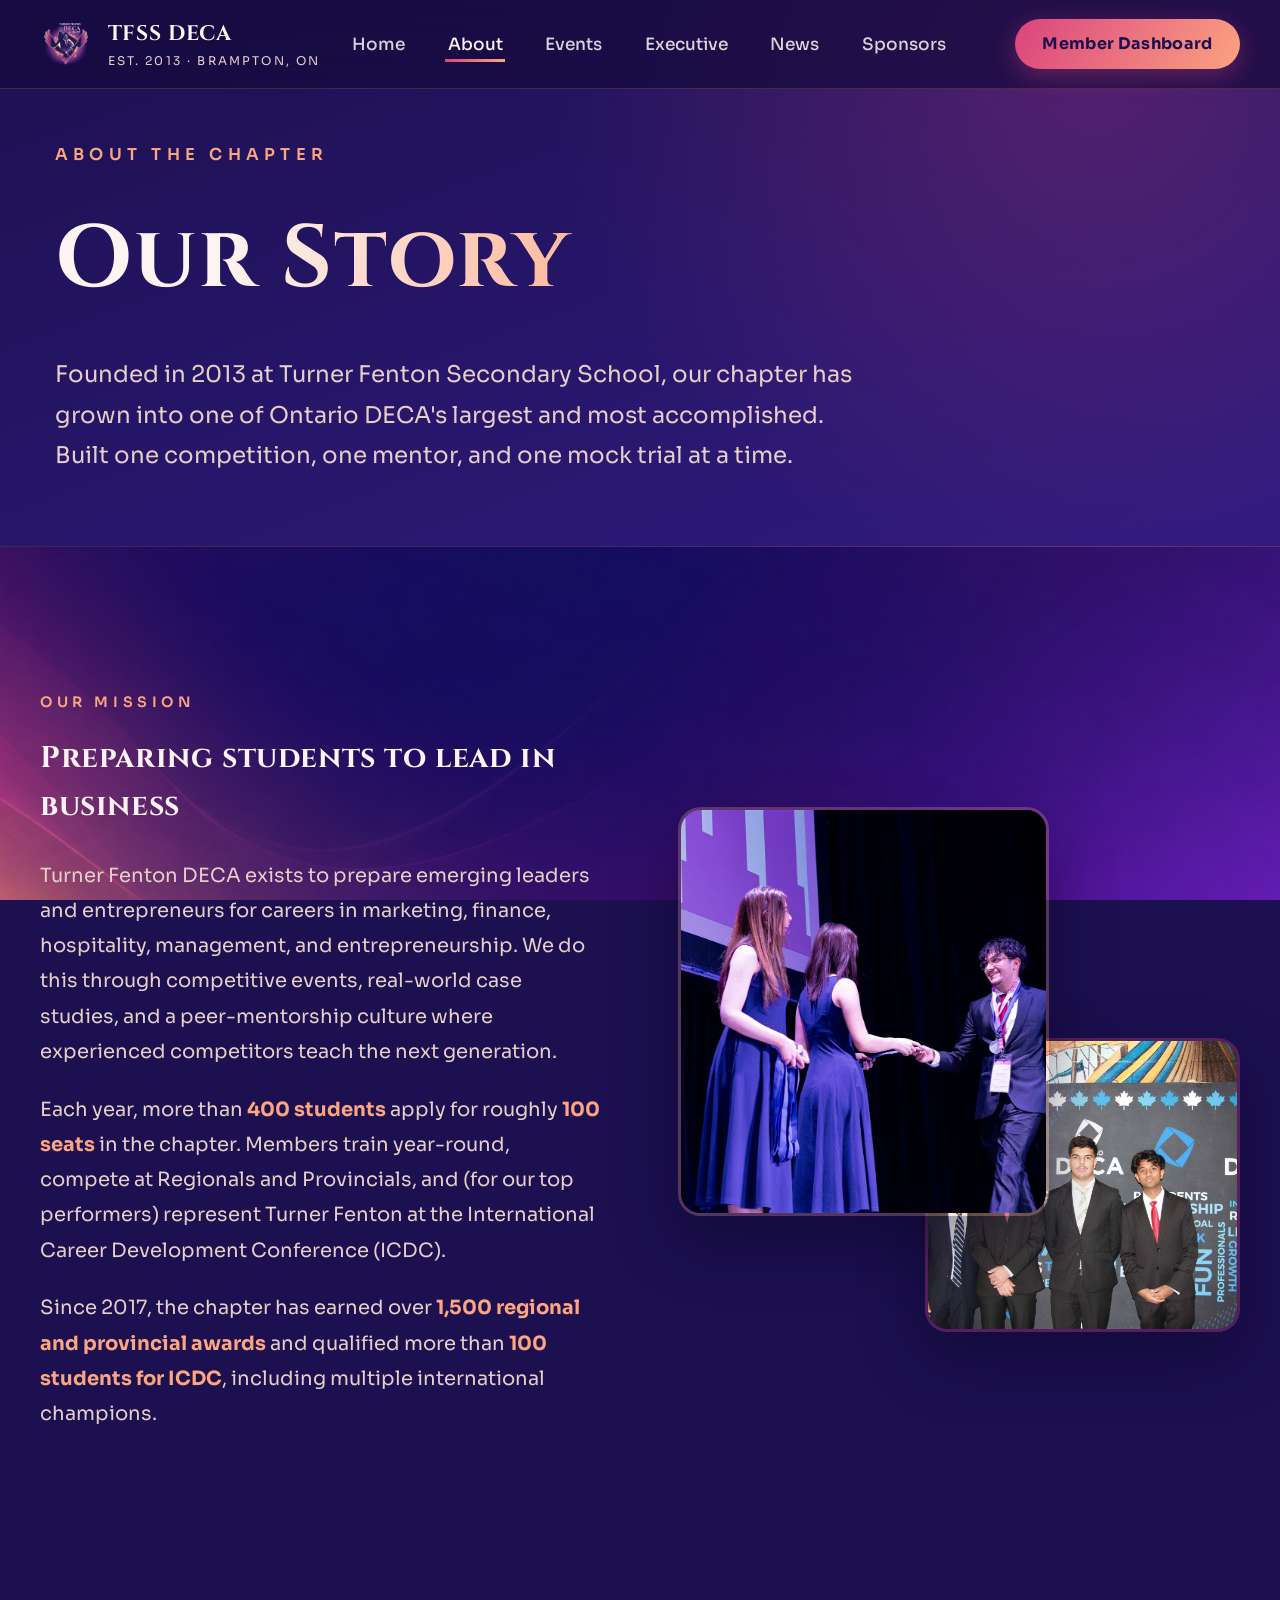
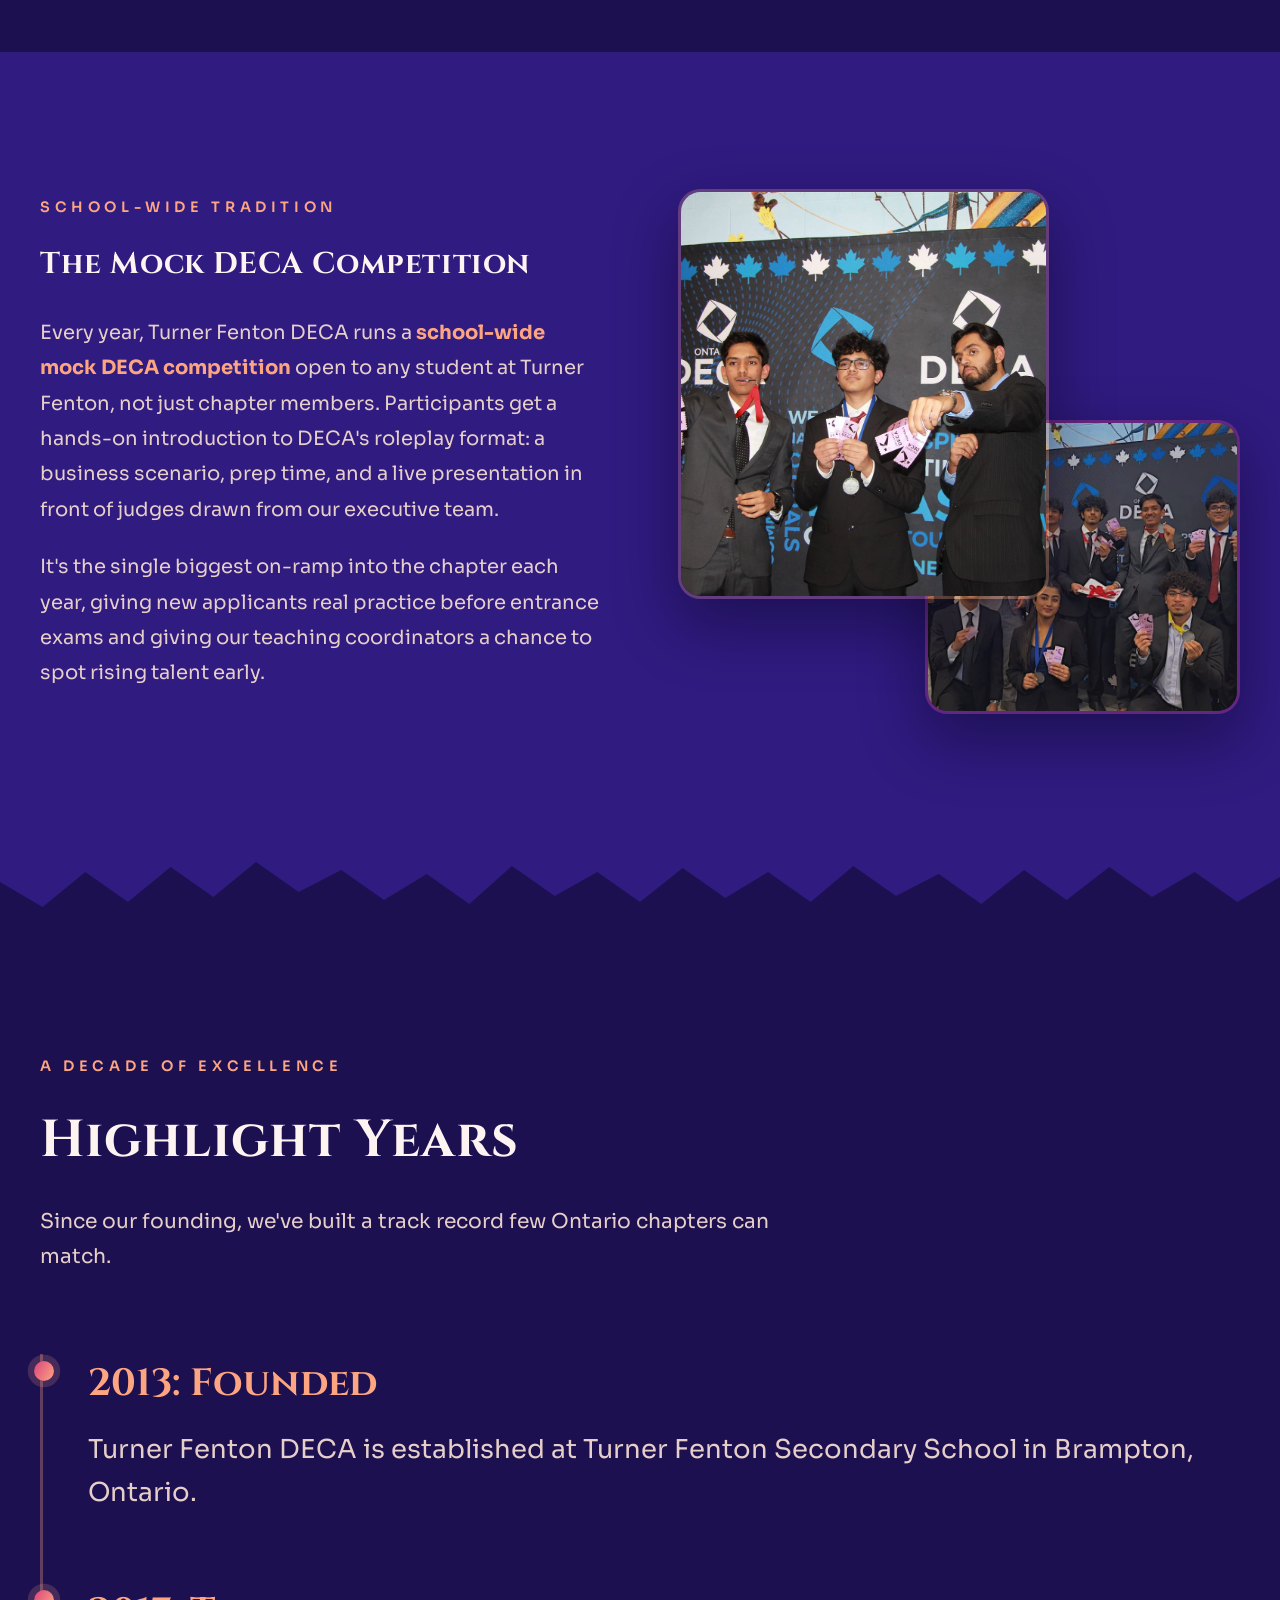
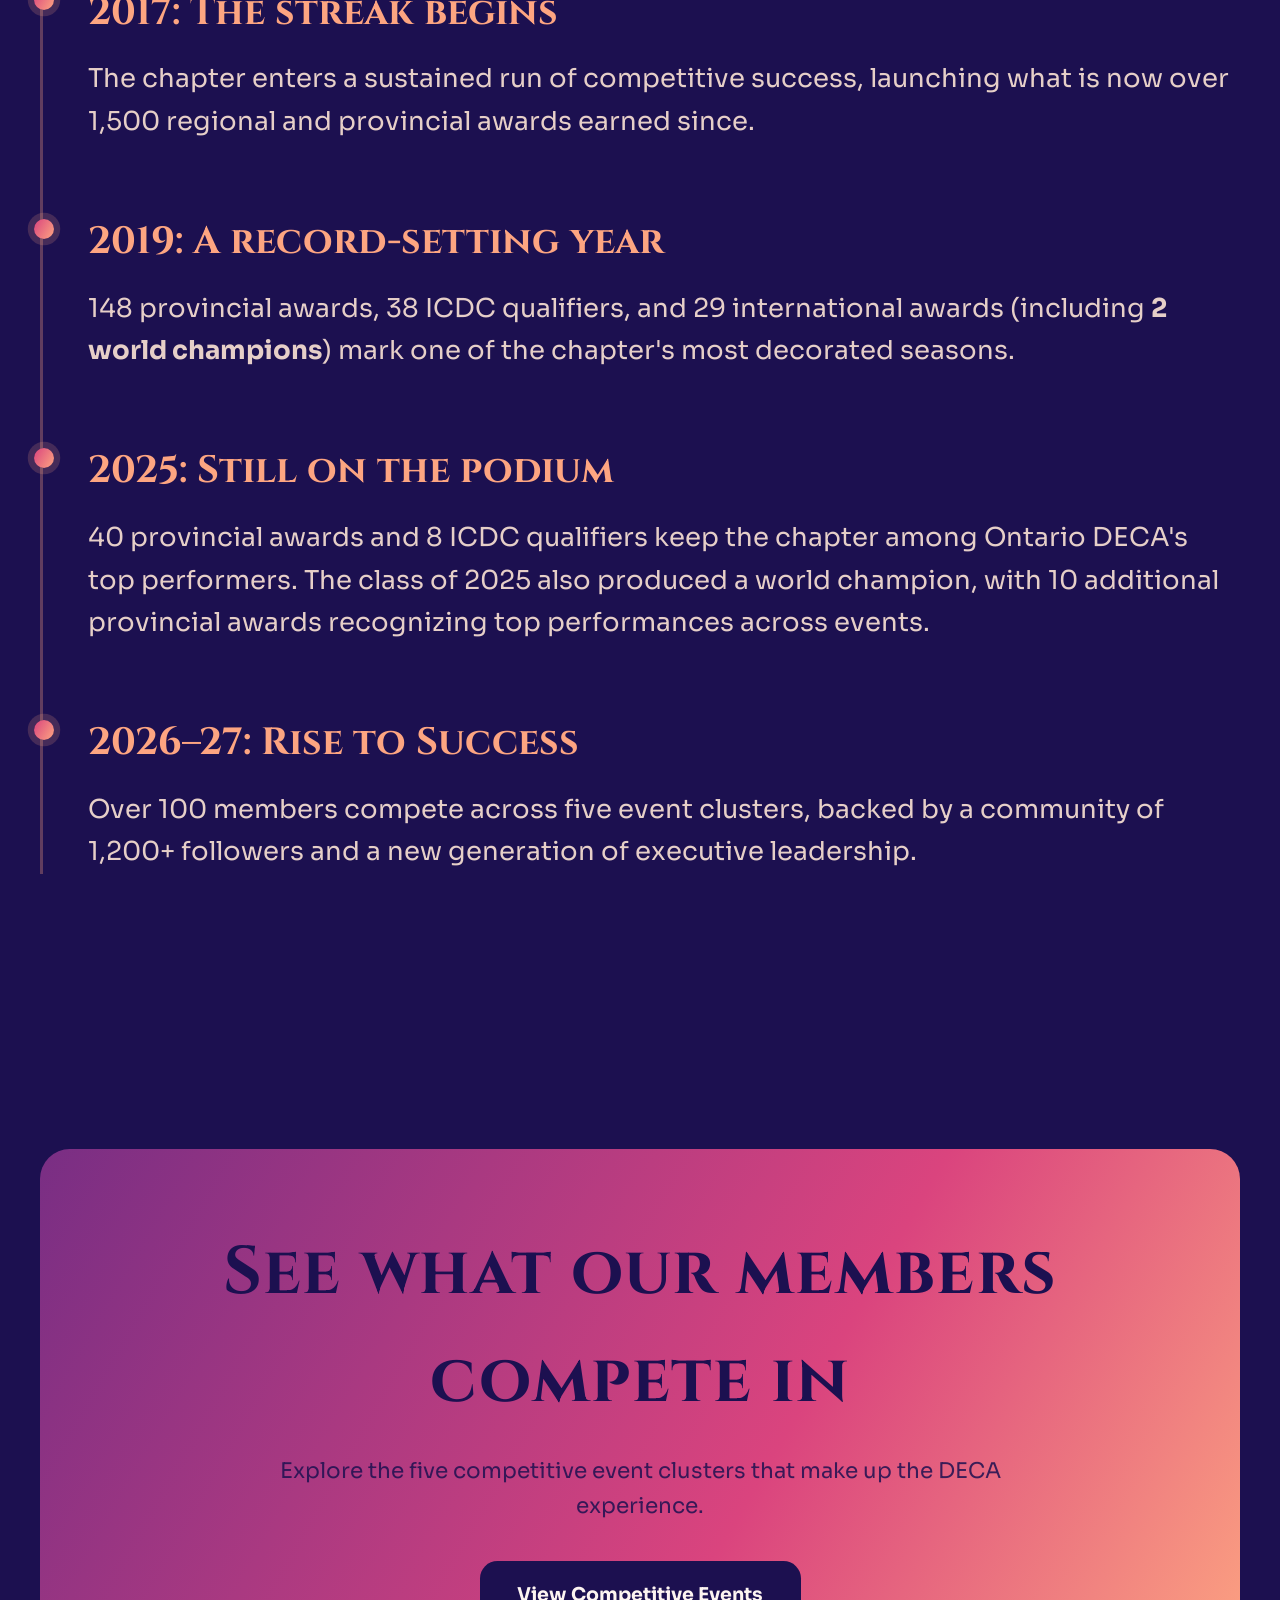
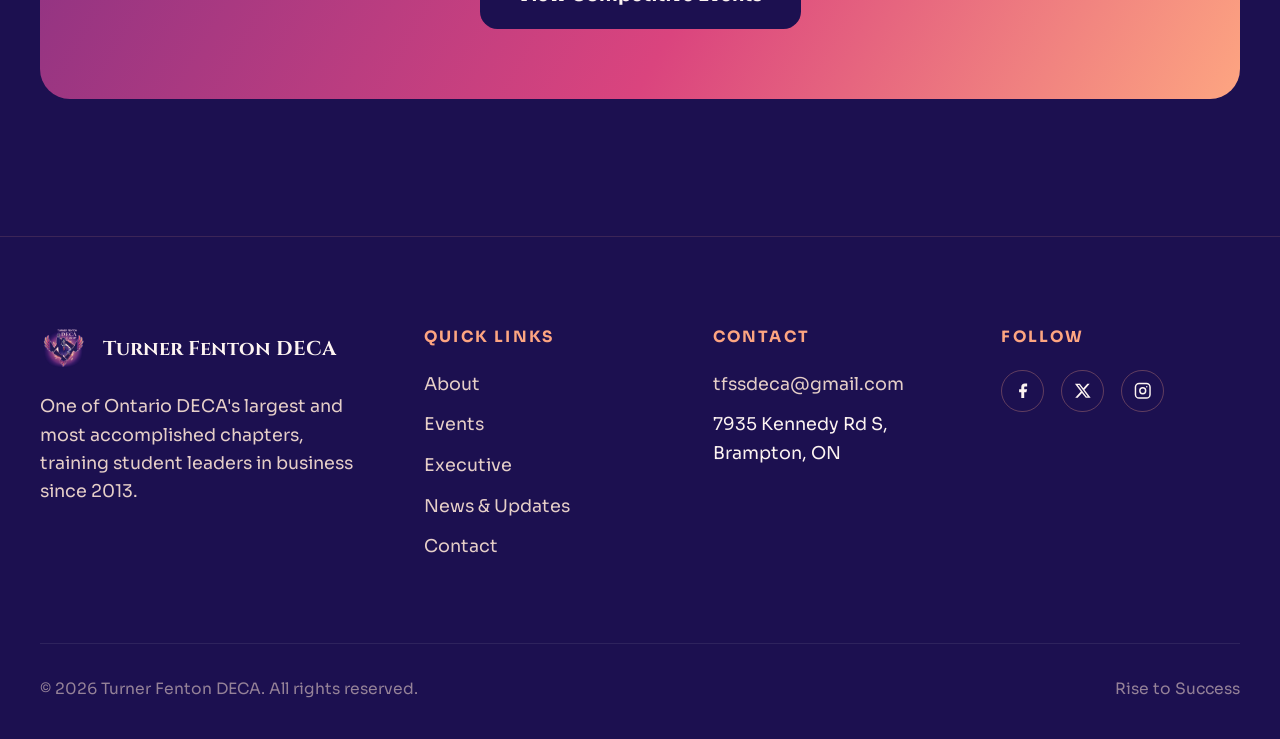
<file: DECAWebsite/about.html>
<!DOCTYPE html>
<html lang="en">
<head>
<meta charset="UTF-8">
<meta name="viewport" content="width=device-width, initial-scale=1.0">
<title>About | Turner Fenton DECA</title>
<meta name="description" content="The history, mission, and milestones of Turner Fenton DECA, one of Ontario's largest and most decorated student business chapters.">
<link rel="preconnect" href="https://fonts.googleapis.com">
<link rel="preconnect" href="https://fonts.gstatic.com" crossorigin>
<link rel="stylesheet" href="assets/styles.css">
</head>
<body>

<div id="pageTransitionOverlay" class="page-transition" aria-hidden="true">
  <div class="pt-embers"></div>
  <img src="assets/logo.png" alt="" class="pt-logo">
</div>
<noscript><style>.page-transition{display:none !important;}</style></noscript>

<header>
  <nav>
    <a href="index.html" class="brand">
      <img src="assets/logo.png" alt="Turner Fenton DECA crest, a knight-in-a-suit phoenix hybrid">
      <span class="brand-text"><span>TFSS DECA</span><small>Est. 2013 · Brampton, ON</small></span>
    </a>
    <button class="burger" id="burger" aria-label="Toggle menu" aria-expanded="false" aria-controls="navLinks">
      <span></span><span></span><span></span>
    </button>
    <ul class="navlinks" id="navLinks">
      <li><a href="index.html">Home</a></li>
      <li><a href="about.html" class="active">About</a></li>
      <li><a href="events.html">Events</a></li>
      <li><a href="executive.html">Executive</a></li>
      <li><a href="news.html">News</a></li>
      <li><a href="sponsors.html">Sponsors</a></li>
      <li><a class="nav-cta-mobile" href="dashboard.html">Member Dashboard</a></li>
    </ul>
    <a class="nav-cta" href="dashboard.html">Member Dashboard</a>
  </nav>
</header>

<section class="page-hero">
  <div class="wrap">
    <span class="eyebrow">About the chapter</span>
    <h1 class="gradient-text">Our Story</h1>
    <p>Founded in 2013 at Turner Fenton Secondary School, our chapter has grown into one of Ontario DECA's largest and most accomplished. Built one competition, one mentor, and one mock trial at a time.</p>
  </div>
</section>

<section class="section" aria-labelledby="mission-h">
  <div class="wrap about-grid">
    <div class="about-copy">
      <span class="eyebrow">Our mission</span>
      <h2 id="mission-h" style="margin:14px 0 22px;">Preparing students to lead in business</h2>
      <p>Turner Fenton DECA exists to prepare emerging leaders and entrepreneurs for careers in marketing, finance, hospitality, management, and entrepreneurship. We do this through competitive events, real-world case studies, and a peer-mentorship culture where experienced competitors teach the next generation.</p>
      <p>Each year, more than <strong>400 students</strong> apply for roughly <strong>100 seats</strong> in the chapter. Members train year-round, compete at Regionals and Provincials, and (for our top performers) represent Turner Fenton at the International Career Development Conference (ICDC).</p>
      <p>Since 2017, the chapter has earned over <strong>1,500 regional and provincial awards</strong> and qualified more than <strong>100 students for ICDC</strong>, including multiple international champions.</p>
    </div>
    <div class="about-media">
      <div class="stack">
        <img class="img-a" src="assets/images/chapter-award-exchange.jpg" alt="Turner Fenton DECA members exchanging awards on stage at Ontario DECA Provincials">
        <img class="img-b" src="assets/images/chapter-conference-group.jpg" alt="Turner Fenton DECA members at an Ontario DECA conference">
      </div>
    </div>
  </div>
</section>

<svg class="flame-divider on-deep2" viewBox="0 0 1200 60" preserveAspectRatio="none" xmlns="http://www.w3.org/2000/svg" aria-hidden="true">
  <path d="M0,60 L0,30 L40,5 L80,40 L120,10 L160,45 L200,15 L240,50 L280,20 L320,42 L360,12 L400,48 L440,18 L480,46 L520,16 L560,40 L600,10 L640,44 L680,14 L720,40 L760,10 L800,46 L840,16 L880,38 L920,8 L960,42 L1000,12 L1040,45 L1080,15 L1120,40 L1160,10 L1200,35 L1200,60 Z"></path>
</svg>

<section class="section" style="background:var(--deep2);" aria-labelledby="mock-h">
  <div class="wrap about-grid">
    <div class="about-media" style="order:2;">
      <div class="stack">
        <img class="img-a" src="assets/images/chapter-medalists.jpg" alt="Turner Fenton DECA members holding medals and ribbons at a competition">
        <img class="img-b" src="assets/images/chapter-medals-group.jpg" alt="A group of Turner Fenton DECA members with medals backstage">
      </div>
    </div>
    <div class="about-copy">
      <span class="eyebrow">School-wide tradition</span>
      <h2 id="mock-h" style="margin:14px 0 22px;">The Mock DECA Competition</h2>
      <p>Every year, Turner Fenton DECA runs a <strong>school-wide mock DECA competition</strong> open to any student at Turner Fenton, not just chapter members. Participants get a hands-on introduction to DECA's roleplay format: a business scenario, prep time, and a live presentation in front of judges drawn from our executive team.</p>
      <p>It's the single biggest on-ramp into the chapter each year, giving new applicants real practice before entrance exams and giving our teaching coordinators a chance to spot rising talent early.</p>
    </div>
  </div>
</section>

<svg class="flame-divider" viewBox="0 0 1200 60" preserveAspectRatio="none" xmlns="http://www.w3.org/2000/svg" aria-hidden="true">
  <path d="M0,0 L0,30 L40,55 L80,20 L120,50 L160,15 L200,45 L240,10 L280,40 L320,18 L360,48 L400,22 L440,52 L480,14 L520,44 L560,20 L600,50 L640,16 L680,46 L720,20 L760,50 L800,14 L840,44 L880,22 L920,52 L960,18 L1000,48 L1040,15 L1080,45 L1120,20 L1160,50 L1200,25 L1200,0 Z"></path>
</svg>

<section class="section" aria-labelledby="timeline-h">
  <div class="wrap timeline-wrap">
    <div class="section-head">
      <span class="eyebrow">A decade of excellence</span>
      <h2 id="timeline-h">Highlight Years</h2>
      <p>Since our founding, we've built a track record few Ontario chapters can match.</p>
    </div>
    <div class="timeline">
      <div class="timeline-item">
        <div class="yr">2013: Founded</div>
        <p>Turner Fenton DECA is established at Turner Fenton Secondary School in Brampton, Ontario.</p>
      </div>
      <div class="timeline-item">
        <div class="yr">2017: The streak begins</div>
        <p>The chapter enters a sustained run of competitive success, launching what is now over 1,500 regional and provincial awards earned since.</p>
      </div>
      <div class="timeline-item">
        <div class="yr">2019: A record-setting year</div>
        <p>148 provincial awards, 38 ICDC qualifiers, and 29 international awards (including <strong>2 world champions</strong>) mark one of the chapter's most decorated seasons.</p>
      </div>
      <div class="timeline-item">
        <div class="yr">2025: Still on the podium</div>
        <p>40 provincial awards and 8 ICDC qualifiers keep the chapter among Ontario DECA's top performers. The class of 2025 also produced a world champion, with 10 additional provincial awards recognizing top performances across events.</p>
      </div>
      <div class="timeline-item">
        <div class="yr">2026–27: Rise to Success</div>
        <p>Over 100 members compete across five event clusters, backed by a community of 1,200+ followers and a new generation of executive leadership.</p>
      </div>
    </div>
  </div>
</section>

<section class="section">
  <div class="wrap">
    <div class="cta-band">
      <h3>See what our members compete in</h3>
      <p>Explore the five competitive event clusters that make up the DECA experience.</p>
      <a class="btn-primary" href="events.html">View Competitive Events</a>
    </div>
  </div>
</section>

<footer>
  <div class="wrap">
    <div class="foot-grid">
      <div>
        <div class="foot-brand">
          <img src="assets/logo.png" alt="Turner Fenton DECA crest">
          <span>Turner Fenton DECA</span>
        </div>
        <p>One of Ontario DECA's largest and most accomplished chapters, training student leaders in business since 2013.</p>
      </div>
      <div>
        <h5>Quick Links</h5>
        <ul>
          <li><a href="about.html">About</a></li>
          <li><a href="events.html">Events</a></li>
          <li><a href="executive.html">Executive</a></li>
          <li><a href="news.html">News &amp; Updates</a></li>
          <li><a href="contact.html">Contact</a></li>
        </ul>
      </div>
      <div>
        <h5>Contact</h5>
        <ul>
          <li><a href="mailto:tfssdeca@gmail.com">tfssdeca@gmail.com</a></li>
          <li>7935 Kennedy Rd S,<br>Brampton, ON</li>
        </ul>
      </div>
      <div>
        <h5>Follow</h5>
        <div class="foot-social">
          <a href="https://www.facebook.com/TFSSDECA/" aria-label="Facebook" target="_blank" rel="noopener">
            <svg width="14" height="14" viewBox="0 0 24 24" fill="currentColor" aria-hidden="true"><path d="M18 2h-3a5 5 0 0 0-5 5v3H7v4h3v8h4v-8h3l1-4h-4V7a1 1 0 0 1 1-1h3z"/></svg>
          </a>
          <a href="https://x.com/tfssdeca" aria-label="X (Twitter)" target="_blank" rel="noopener">
            <svg width="14" height="14" viewBox="0 0 24 24" fill="currentColor" aria-hidden="true"><path d="M18.244 2.25h3.308l-7.227 8.26 8.502 11.24H16.17l-5.214-6.817L4.99 21.75H1.68l7.73-8.835L1.254 2.25H8.08l4.713 6.231zm-1.161 17.52h1.833L7.084 4.126H5.117z"/></svg>
          </a>
          <a href="https://www.instagram.com/tfssdeca/" aria-label="Instagram" target="_blank" rel="noopener">
            <svg width="14" height="14" viewBox="0 0 24 24" fill="none" stroke="currentColor" stroke-width="2" aria-hidden="true"><rect x="2" y="2" width="20" height="20" rx="5"/><circle cx="12" cy="12" r="4"/><circle cx="17.5" cy="6.5" r="1" fill="currentColor" stroke="none"/></svg>
          </a>
        </div>
      </div>
    </div>
    <div class="foot-bottom">
      <span>© 2026 Turner Fenton DECA. All rights reserved.</span>
      <span>Rise to Success</span>
    </div>
  </div>
</footer>

<script src="assets/motion.js"></script>
</body>
</html>
</file>
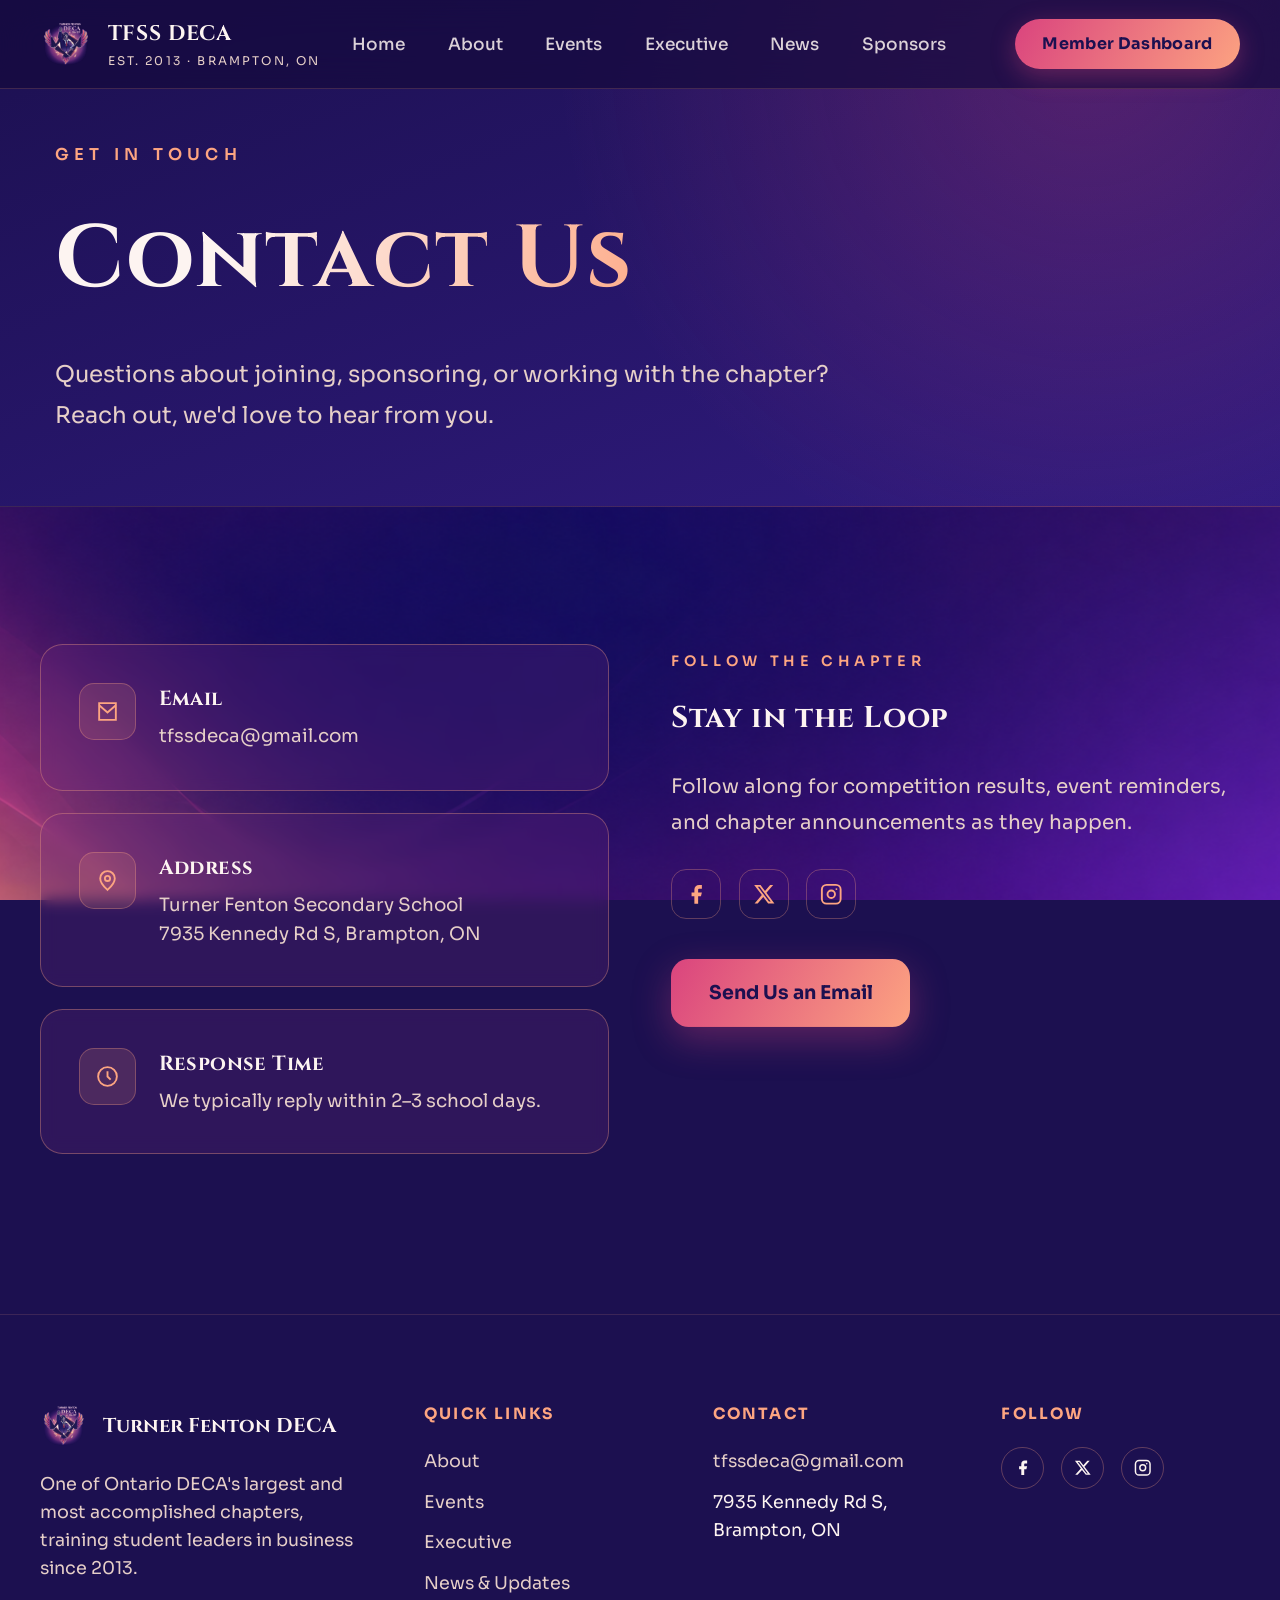
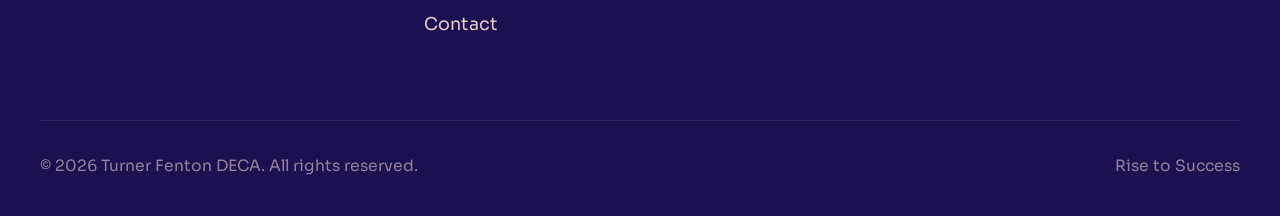
<file: DECAWebsite/contact.html>
<!DOCTYPE html>
<html lang="en">
<head>
<meta charset="UTF-8">
<meta name="viewport" content="width=device-width, initial-scale=1.0">
<title>Contact | Turner Fenton DECA</title>
<meta name="description" content="Get in touch with Turner Fenton DECA: email, address, and social media.">
<link rel="preconnect" href="https://fonts.googleapis.com">
<link rel="preconnect" href="https://fonts.gstatic.com" crossorigin>
<link rel="stylesheet" href="assets/styles.css">
</head>
<body>

<div id="pageTransitionOverlay" class="page-transition" aria-hidden="true">
  <div class="pt-embers"></div>
  <img src="assets/logo.png" alt="" class="pt-logo">
</div>
<noscript><style>.page-transition{display:none !important;}</style></noscript>

<header>
  <nav>
    <a href="index.html" class="brand">
      <img src="assets/logo.png" alt="Turner Fenton DECA crest, a knight-in-a-suit phoenix hybrid">
      <span class="brand-text"><span>TFSS DECA</span><small>Est. 2013 · Brampton, ON</small></span>
    </a>
    <button class="burger" id="burger" aria-label="Toggle menu" aria-expanded="false" aria-controls="navLinks">
      <span></span><span></span><span></span>
    </button>
    <ul class="navlinks" id="navLinks">
      <li><a href="index.html">Home</a></li>
      <li><a href="about.html">About</a></li>
      <li><a href="events.html">Events</a></li>
      <li><a href="executive.html">Executive</a></li>
      <li><a href="news.html">News</a></li>
      <li><a href="sponsors.html">Sponsors</a></li>
      <li><a class="nav-cta-mobile" href="dashboard.html">Member Dashboard</a></li>
    </ul>
    <a class="nav-cta" href="dashboard.html">Member Dashboard</a>
  </nav>
</header>

<section class="page-hero">
  <div class="wrap">
    <span class="eyebrow">Get in touch</span>
    <h1 class="gradient-text">Contact Us</h1>
    <p>Questions about joining, sponsoring, or working with the chapter? Reach out, we'd love to hear from you.</p>
  </div>
</section>

<section class="section">
  <div class="wrap contact-grid">
    <div>
      <div class="card contact-card">
        <div class="icon">
          <svg width="20" height="20" viewBox="0 0 24 24" fill="none" stroke="currentColor" stroke-width="1.8" aria-hidden="true"><path d="M4 4h16v16H4z"/><path d="M4 6l8 7 8-7"/></svg>
        </div>
        <div>
          <h4>Email</h4>
          <a href="mailto:tfssdeca@gmail.com">tfssdeca@gmail.com</a>
        </div>
      </div>

      <div class="card contact-card">
        <div class="icon">
          <svg width="20" height="20" viewBox="0 0 24 24" fill="none" stroke="currentColor" stroke-width="1.8" aria-hidden="true"><path d="M12 21s-7-6.2-7-11a7 7 0 0114 0c0 4.8-7 11-7 11z"/><circle cx="12" cy="10" r="2.5"/></svg>
        </div>
        <div>
          <h4>Address</h4>
          <p>Turner Fenton Secondary School<br>7935 Kennedy Rd S, Brampton, ON</p>
        </div>
      </div>

      <div class="card contact-card">
        <div class="icon">
          <svg width="20" height="20" viewBox="0 0 24 24" fill="none" stroke="currentColor" stroke-width="1.8" aria-hidden="true"><circle cx="12" cy="12" r="9"/><path d="M12 7v5l3 3"/></svg>
        </div>
        <div>
          <h4>Response Time</h4>
          <p>We typically reply within 2–3 school days.</p>
        </div>
      </div>
    </div>

    <div>
      <span class="eyebrow">Follow the chapter</span>
      <h2 style="margin:14px 0 22px;">Stay in the Loop</h2>
      <p style="color:var(--blush); line-height:1.8; margin-bottom:22px;">Follow along for competition results, event reminders, and chapter announcements as they happen.</p>
      <div class="social-links">
        <a href="https://www.facebook.com/TFSSDECA/" aria-label="Facebook" target="_blank" rel="noopener">
          <svg width="18" height="18" viewBox="0 0 24 24" fill="currentColor" aria-hidden="true"><path d="M18 2h-3a5 5 0 0 0-5 5v3H7v4h3v8h4v-8h3l1-4h-4V7a1 1 0 0 1 1-1h3z"/></svg>
        </a>
        <a href="https://x.com/tfssdeca" aria-label="X (Twitter)" target="_blank" rel="noopener">
          <svg width="18" height="18" viewBox="0 0 24 24" fill="currentColor" aria-hidden="true"><path d="M18.244 2.25h3.308l-7.227 8.26 8.502 11.24H16.17l-5.214-6.817L4.99 21.75H1.68l7.73-8.835L1.254 2.25H8.08l4.713 6.231zm-1.161 17.52h1.833L7.084 4.126H5.117z"/></svg>
        </a>
        <a href="https://www.instagram.com/tfssdeca/" aria-label="Instagram" target="_blank" rel="noopener">
          <svg width="18" height="18" viewBox="0 0 24 24" fill="none" stroke="currentColor" stroke-width="2" aria-hidden="true"><rect x="2" y="2" width="20" height="20" rx="5"/><circle cx="12" cy="12" r="4"/><circle cx="17.5" cy="6.5" r="1" fill="currentColor" stroke="none"/></svg>
        </a>
      </div>
      <div style="margin-top:32px;">
        <a class="btn-primary" href="mailto:tfssdeca@gmail.com">Send Us an Email</a>
      </div>
    </div>
  </div>
</section>

<footer>
  <div class="wrap">
    <div class="foot-grid">
      <div>
        <div class="foot-brand">
          <img src="assets/logo.png" alt="Turner Fenton DECA crest">
          <span>Turner Fenton DECA</span>
        </div>
        <p>One of Ontario DECA's largest and most accomplished chapters, training student leaders in business since 2013.</p>
      </div>
      <div>
        <h5>Quick Links</h5>
        <ul>
          <li><a href="about.html">About</a></li>
          <li><a href="events.html">Events</a></li>
          <li><a href="executive.html">Executive</a></li>
          <li><a href="news.html">News &amp; Updates</a></li>
          <li><a href="contact.html">Contact</a></li>
        </ul>
      </div>
      <div>
        <h5>Contact</h5>
        <ul>
          <li><a href="mailto:tfssdeca@gmail.com">tfssdeca@gmail.com</a></li>
          <li>7935 Kennedy Rd S,<br>Brampton, ON</li>
        </ul>
      </div>
      <div>
        <h5>Follow</h5>
        <div class="foot-social">
          <a href="https://www.facebook.com/TFSSDECA/" aria-label="Facebook" target="_blank" rel="noopener">
            <svg width="14" height="14" viewBox="0 0 24 24" fill="currentColor" aria-hidden="true"><path d="M18 2h-3a5 5 0 0 0-5 5v3H7v4h3v8h4v-8h3l1-4h-4V7a1 1 0 0 1 1-1h3z"/></svg>
          </a>
          <a href="https://x.com/tfssdeca" aria-label="X (Twitter)" target="_blank" rel="noopener">
            <svg width="14" height="14" viewBox="0 0 24 24" fill="currentColor" aria-hidden="true"><path d="M18.244 2.25h3.308l-7.227 8.26 8.502 11.24H16.17l-5.214-6.817L4.99 21.75H1.68l7.73-8.835L1.254 2.25H8.08l4.713 6.231zm-1.161 17.52h1.833L7.084 4.126H5.117z"/></svg>
          </a>
          <a href="https://www.instagram.com/tfssdeca/" aria-label="Instagram" target="_blank" rel="noopener">
            <svg width="14" height="14" viewBox="0 0 24 24" fill="none" stroke="currentColor" stroke-width="2" aria-hidden="true"><rect x="2" y="2" width="20" height="20" rx="5"/><circle cx="12" cy="12" r="4"/><circle cx="17.5" cy="6.5" r="1" fill="currentColor" stroke="none"/></svg>
          </a>
        </div>
      </div>
    </div>
    <div class="foot-bottom">
      <span>© 2026 Turner Fenton DECA. All rights reserved.</span>
      <span>Rise to Success</span>
    </div>
  </div>
</footer>

<script src="assets/motion.js"></script>
</body>
</html>
</file>
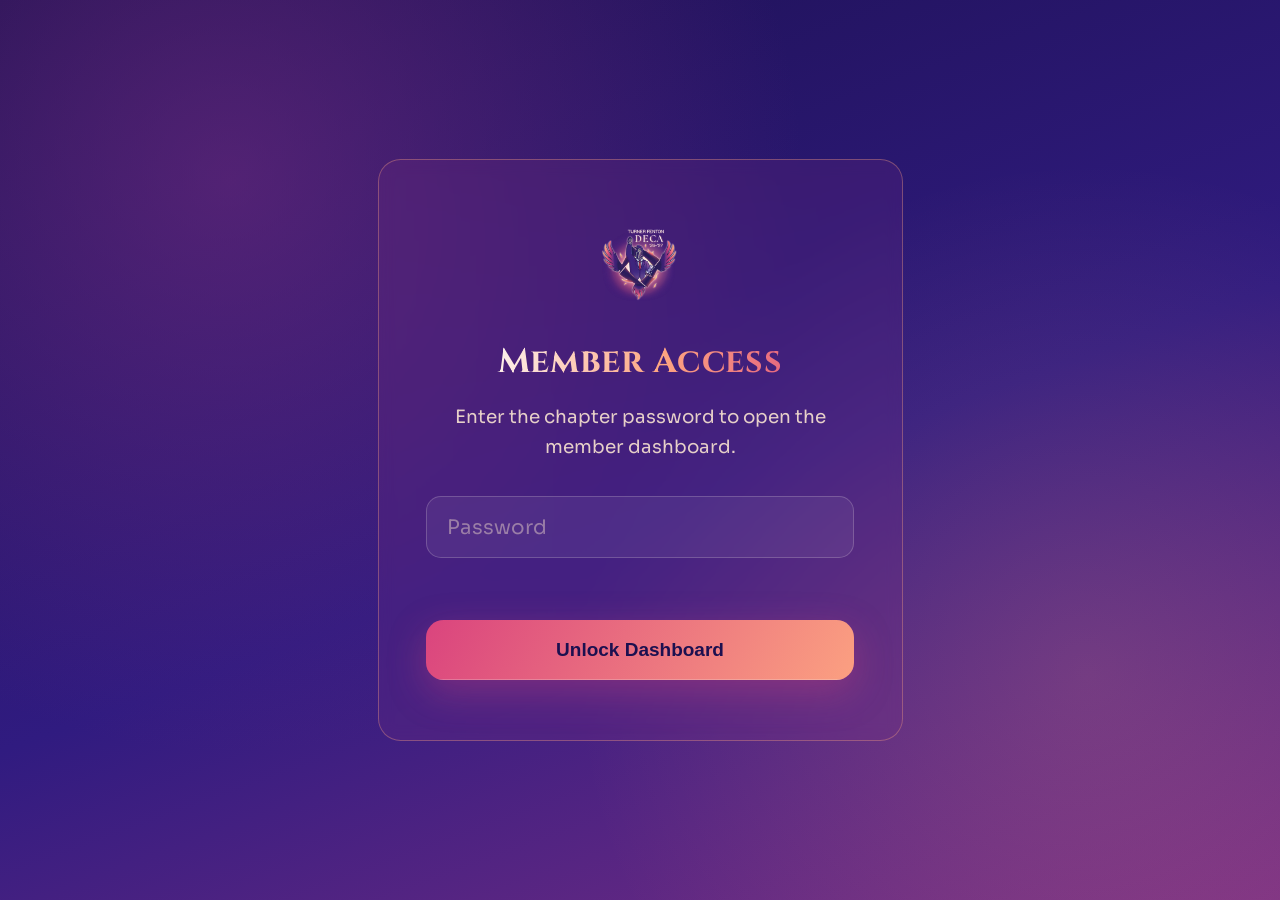
<file: DECAWebsite/dashboard.html>
<!DOCTYPE html>
<html lang="en">
<head>
<meta charset="UTF-8">
<meta name="viewport" content="width=device-width, initial-scale=1.0">
<title>Member Dashboard | Turner Fenton DECA</title>
<meta name="description" content="Turner Fenton DECA member dashboard: chapter calendar, resources, and roleplay practice.">
<meta name="robots" content="noindex, nofollow">
<link rel="preconnect" href="https://fonts.googleapis.com">
<link rel="preconnect" href="https://fonts.gstatic.com" crossorigin>
<link rel="stylesheet" href="assets/styles.css">
</head>
<body>

<div id="pageTransitionOverlay" class="page-transition" aria-hidden="true">
  <div class="pt-embers"></div>
  <img src="assets/logo.png" alt="" class="pt-logo">
</div>
<noscript><style>.page-transition{display:none !important;}</style></noscript>

<!-- ── PASSWORD GATE ─────────────────────────────── -->
<div class="gate" id="gate">
  <div class="card gate-card">
    <img src="assets/logo.png" alt="Turner Fenton DECA crest">
    <h1 class="gradient-text">Member Access</h1>
    <p>Enter the chapter password to open the member dashboard.</p>
    <form class="gate-form" id="gateForm" autocomplete="off">
      <input type="password" class="gate-input" id="gateInput" placeholder="Password" aria-label="Chapter password" required>
      <div class="gate-error" id="gateError">Incorrect password. Try again.</div>
      <button type="submit" class="btn-primary">Unlock Dashboard</button>
    </form>
  </div>
</div>

<!-- ── DASHBOARD (hidden until unlocked) ────────────── -->
<div class="dashboard-wrap" id="dashboardWrap">

<header>
  <nav>
    <a href="index.html" class="brand">
      <img src="assets/logo.png" alt="Turner Fenton DECA crest, a knight-in-a-suit phoenix hybrid">
      <span class="brand-text"><span>TFSS DECA</span><small>Est. 2013 · Brampton, ON</small></span>
    </a>
    <button class="burger" id="burger" aria-label="Toggle menu" aria-expanded="false" aria-controls="navLinks">
      <span></span><span></span><span></span>
    </button>
    <ul class="navlinks" id="navLinks">
      <li><a href="index.html">Home</a></li>
      <li><a href="about.html">About</a></li>
      <li><a href="events.html">Events</a></li>
      <li><a href="executive.html">Executive</a></li>
      <li><a href="news.html">News</a></li>
      <li><a href="sponsors.html">Sponsors</a></li>
      <li><a class="nav-cta-mobile" href="dashboard.html">Member Dashboard</a></li>
    </ul>
    <a class="nav-cta" href="dashboard.html">Member Dashboard</a>
  </nav>
</header>

<section class="dash-hero">
  <div class="wrap">
    <div class="dash-hero-top">
      <img src="assets/logo.png" alt="Turner Fenton DECA crest">
      <div>
        <span class="eyebrow">Member Dashboard</span>
        <h1 class="gradient-text">Welcome Back</h1>
      </div>
    </div>
    <p style="color:var(--blush); max-width:600px; font-size:1.02rem; line-height:1.7;">Your hub for chapter dates, quick resources, and AI-powered roleplay practice.</p>
    <div class="dash-quicknav">
      <a href="#calendar">Calendar</a>
      <a href="#resources">Quick Resources</a>
      <a href="#roleplay">Roleplay Practice</a>
    </div>
  </div>
</section>

<!-- ── CALENDAR ──────────────────────────────────── -->
<section class="section" id="calendar">
  <div class="wrap">
    <div class="section-head">
      <span class="eyebrow">Chapter calendar</span>
      <h2>Upcoming Dates</h2>
      <p>Regionals, Provincials, ICDC, chapter meetings, and deadlines, all in one place.</p>
    </div>

    <div class="card cal">
      <div class="cal-head">
        <div class="cal-nav">
          <button type="button" id="calPrev" aria-label="Previous month">←</button>
          <button type="button" id="calNext" aria-label="Next month">→</button>
        </div>
        <h3 id="calTitle"></h3>
        <div style="width:88px;"></div>
      </div>
      <div class="cal-legend">
        <span><span class="cal-dot competition"></span>Competition</span>
        <span><span class="cal-dot meeting"></span>Meeting</span>
        <span><span class="cal-dot deadline"></span>Deadline</span>
      </div>
      <div class="cal-grid" id="calGrid"></div>
    </div>
  </div>
</section>

<svg class="flame-divider on-deep2" viewBox="0 0 1200 60" preserveAspectRatio="none" xmlns="http://www.w3.org/2000/svg" aria-hidden="true">
  <path d="M0,60 L0,30 L40,5 L80,40 L120,10 L160,45 L200,15 L240,50 L280,20 L320,42 L360,12 L400,48 L440,18 L480,46 L520,16 L560,40 L600,10 L640,44 L680,14 L720,40 L760,10 L800,46 L840,16 L880,38 L920,8 L960,42 L1000,12 L1040,45 L1080,15 L1120,40 L1160,10 L1200,35 L1200,60 Z"></path>
</svg>

<!-- ── QUICK RESOURCES ───────────────────────────── -->
<section class="section" style="background:var(--deep2);" id="resources">
  <div class="wrap">
    <div class="section-head">
      <span class="eyebrow">Quick resources</span>
      <h2>Everything You Need, Fast</h2>
      <p>The tools and references our members reach for most.</p>
    </div>
    <div class="resource-grid">

      <a class="card resource-card" href="https://www.deca.org" target="_blank" rel="noopener">
        <div class="icon"><svg width="20" height="20" viewBox="0 0 24 24" fill="none" stroke="currentColor" stroke-width="1.8" aria-hidden="true"><path d="M4 19.5A2.5 2.5 0 016.5 17H20"/><path d="M6.5 2H20v20H6.5A2.5 2.5 0 014 19.5v-15A2.5 2.5 0 016.5 2z"/></svg></div>
        <h4>DECA Guide</h4>
        <p>Official competitive events guide and rules from DECA Inc.</p>
      </a>

      <a class="card resource-card" href="https://www.deca.org/high-school-programs/" target="_blank" rel="noopener">
        <div class="icon"><svg width="20" height="20" viewBox="0 0 24 24" fill="none" stroke="currentColor" stroke-width="1.8" aria-hidden="true"><path d="M9 11l3 3L22 4"/><path d="M21 12v7a2 2 0 01-2 2H5a2 2 0 01-2-2V5a2 2 0 012-2h11"/></svg></div>
        <h4>Performance Indicators</h4>
        <p>PI lists by event cluster to guide your roleplay prep.</p>
      </a>

      <a class="card resource-card" href="#" onclick="return false;">
        <div class="icon"><svg width="20" height="20" viewBox="0 0 24 24" fill="none" stroke="currentColor" stroke-width="1.8" aria-hidden="true"><path d="M12 2L2 8.5 12 15l10-6.5L12 2z"/><path d="M2 15.5L12 22l10-6.5"/><path d="M2 12l10 6.5L22 12"/></svg></div>
        <h4>Chapter Google Drive</h4>
        <p>Shared study guides, slide decks, and chapter files.</p>
        <span class="tag-soon">Link coming soon</span>
      </a>

      <a class="card resource-card" href="#roleplay">
        <div class="icon"><svg width="20" height="20" viewBox="0 0 24 24" fill="none" stroke="currentColor" stroke-width="1.8" aria-hidden="true"><path d="M21 15a2 2 0 01-2 2H7l-4 4V5a2 2 0 012-2h14a2 2 0 012 2z"/></svg></div>
        <h4>Roleplay Practice</h4>
        <p>Generate a scenario and get instant AI feedback.</p>
        <span class="tag-soon">Coming soon</span>
      </a>

      <a class="card resource-card" href="#" onclick="return false;">
        <div class="icon"><svg width="20" height="20" viewBox="0 0 24 24" fill="none" stroke="currentColor" stroke-width="1.8" aria-hidden="true"><path d="M12 2l2.5 6.5L21 10l-5 4.2L17.5 21 12 17.3 6.5 21 8 14.2 3 10l6.5-1.5z"/></svg></div>
        <h4>Past Competition Results</h4>
        <p>Qualifier standings and medalist archives by season.</p>
        <span class="tag-soon">Coming soon</span>
      </a>

    </div>
  </div>
</section>

<svg class="flame-divider" viewBox="0 0 1200 60" preserveAspectRatio="none" xmlns="http://www.w3.org/2000/svg" aria-hidden="true">
  <path d="M0,0 L0,30 L40,55 L80,20 L120,50 L160,15 L200,45 L240,10 L280,40 L320,18 L360,48 L400,22 L440,52 L480,14 L520,44 L560,20 L600,50 L640,16 L680,46 L720,20 L760,50 L800,14 L840,44 L880,22 L920,52 L960,18 L1000,48 L1040,15 L1080,45 L1120,20 L1160,50 L1200,25 L1200,0 Z"></path>
</svg>

<!-- ── AI ROLEPLAY PRACTICE ──────────────────────── -->
<section class="section" id="roleplay">
  <div class="wrap">
    <div class="section-head">
      <span class="eyebrow">AI roleplay practice</span>
      <h2>Train Against a Fresh Scenario</h2>
      <p>Generate a scenario, write your approach, and get scored feedback against relevant performance indicators — coming soon.</p>
    </div>

    <div class="resource-grid" style="grid-template-columns:1fr; max-width:480px; margin:10px auto 0;">
      <div class="card resource-card" style="text-align:center;">
        <div class="icon" style="margin:0 auto 16px;"><svg width="20" height="20" viewBox="0 0 24 24" fill="none" stroke="currentColor" stroke-width="1.8" aria-hidden="true"><path d="M21 15a2 2 0 01-2 2H7l-4 4V5a2 2 0 012-2h14a2 2 0 012 2z"/></svg></div>
        <h4>AI-Scored Practice</h4>
        <p>This tool needs a live backend to generate scenarios and score responses, which isn't running on this hosting yet.</p>
        <span class="tag-soon">Coming soon</span>
      </div>
    </div>

    <!-- Live roleplay tool markup, kept inert for when this piece moves to a host that runs /api/roleplay-feedback (e.g. Vercel).
         Contents of a <template> are parsed but never rendered or found by getElementById, so dashboard.js's
         rpClusters lookup returns null and the whole roleplay JS block (including the fetch call) never runs.
         To re-enable: change this <template> tag to a <div> (and its closing tag to match). -->
    <template id="rpLiveTool">
    <div class="rp-clusters" id="rpClusters">
      <button type="button" class="rp-cluster-btn" data-cluster="Business Management"><span class="n">01</span>Business Management</button>
      <button type="button" class="rp-cluster-btn" data-cluster="Finance"><span class="n">02</span>Finance</button>
      <button type="button" class="rp-cluster-btn" data-cluster="Marketing"><span class="n">03</span>Marketing</button>
      <button type="button" class="rp-cluster-btn" data-cluster="Entrepreneurship"><span class="n">04</span>Entrepreneurship</button>
      <button type="button" class="rp-cluster-btn" data-cluster="Hospitality"><span class="n">05</span>Hospitality</button>
    </div>

    <div class="rp-panel" id="rpPanel" style="display:none;">

      <div id="rpScenarioLoading" class="rp-loading" style="display:none;">
        <div class="rp-spinner"></div> Generating your scenario…
      </div>

      <div id="rpScenarioError" class="rp-error" style="display:none;"></div>

      <div id="rpScenarioBlock" style="display:none;">
        <div class="card rp-scenario">
          <span class="lbl" id="rpScenarioCluster"></span>
          <p id="rpScenarioText"></p>
        </div>

        <div class="rp-response">
          <label for="rpResponseInput" style="display:block; font-size:.85rem; color:var(--blush); margin-bottom:10px;">Your response: how would you approach this roleplay?</label>
          <textarea id="rpResponseInput" placeholder="Type your approach here…"></textarea>
        </div>

        <div class="rp-actions">
          <button type="button" class="btn-primary" id="rpSubmitBtn">Get Feedback</button>
          <button type="button" class="btn-ghost" id="rpNewScenarioBtn">New Scenario</button>
        </div>
      </div>

      <div id="rpFeedbackLoading" class="rp-loading" style="display:none;">
        <div class="rp-spinner"></div> Scoring your response…
      </div>

      <div id="rpFeedbackError" class="rp-error" style="display:none;"></div>

      <div id="rpFeedbackBlock" class="card rp-feedback" style="display:none; padding:30px;">
        <div class="rp-score">
          <span class="num" id="rpScoreNum">–</span>
          <span class="of">/ 100</span>
        </div>
        <div class="rp-fb-grid">
          <div class="rp-fb-block">
            <h5>Strengths</h5>
            <ul id="rpStrengths"></ul>
          </div>
          <div class="rp-fb-block">
            <h5>Gaps</h5>
            <ul id="rpGaps"></ul>
          </div>
        </div>
        <div class="rp-fb-block" style="margin-top:22px;">
          <h5>Tips to Improve</h5>
          <ul id="rpTips"></ul>
        </div>
      </div>

    </div>
    </template>
  </div>
</section>

<footer>
  <div class="wrap">
    <div class="foot-grid">
      <div>
        <div class="foot-brand">
          <img src="assets/logo.png" alt="Turner Fenton DECA crest">
          <span>Turner Fenton DECA</span>
        </div>
        <p>One of Ontario DECA's largest and most accomplished chapters, training student leaders in business since 2013.</p>
      </div>
      <div>
        <h5>Quick Links</h5>
        <ul>
          <li><a href="about.html">About</a></li>
          <li><a href="events.html">Events</a></li>
          <li><a href="executive.html">Executive</a></li>
          <li><a href="news.html">News &amp; Updates</a></li>
          <li><a href="contact.html">Contact</a></li>
        </ul>
      </div>
      <div>
        <h5>Contact</h5>
        <ul>
          <li><a href="mailto:tfssdeca@gmail.com">tfssdeca@gmail.com</a></li>
          <li>7935 Kennedy Rd S,<br>Brampton, ON</li>
        </ul>
      </div>
      <div>
        <h5>Follow</h5>
        <div class="foot-social">
          <a href="https://www.facebook.com/TFSSDECA/" aria-label="Facebook" target="_blank" rel="noopener">
            <svg width="14" height="14" viewBox="0 0 24 24" fill="currentColor" aria-hidden="true"><path d="M18 2h-3a5 5 0 0 0-5 5v3H7v4h3v8h4v-8h3l1-4h-4V7a1 1 0 0 1 1-1h3z"/></svg>
          </a>
          <a href="https://x.com/tfssdeca" aria-label="X (Twitter)" target="_blank" rel="noopener">
            <svg width="14" height="14" viewBox="0 0 24 24" fill="currentColor" aria-hidden="true"><path d="M18.244 2.25h3.308l-7.227 8.26 8.502 11.24H16.17l-5.214-6.817L4.99 21.75H1.68l7.73-8.835L1.254 2.25H8.08l4.713 6.231zm-1.161 17.52h1.833L7.084 4.126H5.117z"/></svg>
          </a>
          <a href="https://www.instagram.com/tfssdeca/" aria-label="Instagram" target="_blank" rel="noopener">
            <svg width="14" height="14" viewBox="0 0 24 24" fill="none" stroke="currentColor" stroke-width="2" aria-hidden="true"><rect x="2" y="2" width="20" height="20" rx="5"/><circle cx="12" cy="12" r="4"/><circle cx="17.5" cy="6.5" r="1" fill="currentColor" stroke="none"/></svg>
          </a>
        </div>
      </div>
    </div>
    <div class="foot-bottom">
      <span>© 2026 Turner Fenton DECA. All rights reserved.</span>
      <span>Rise to Success</span>
    </div>
  </div>
</footer>

</div><!-- /.dashboard-wrap -->

<script src="assets/events-data.js"></script>
<script src="assets/motion.js"></script>
<script src="assets/dashboard.js"></script>
</body>
</html>
</file>
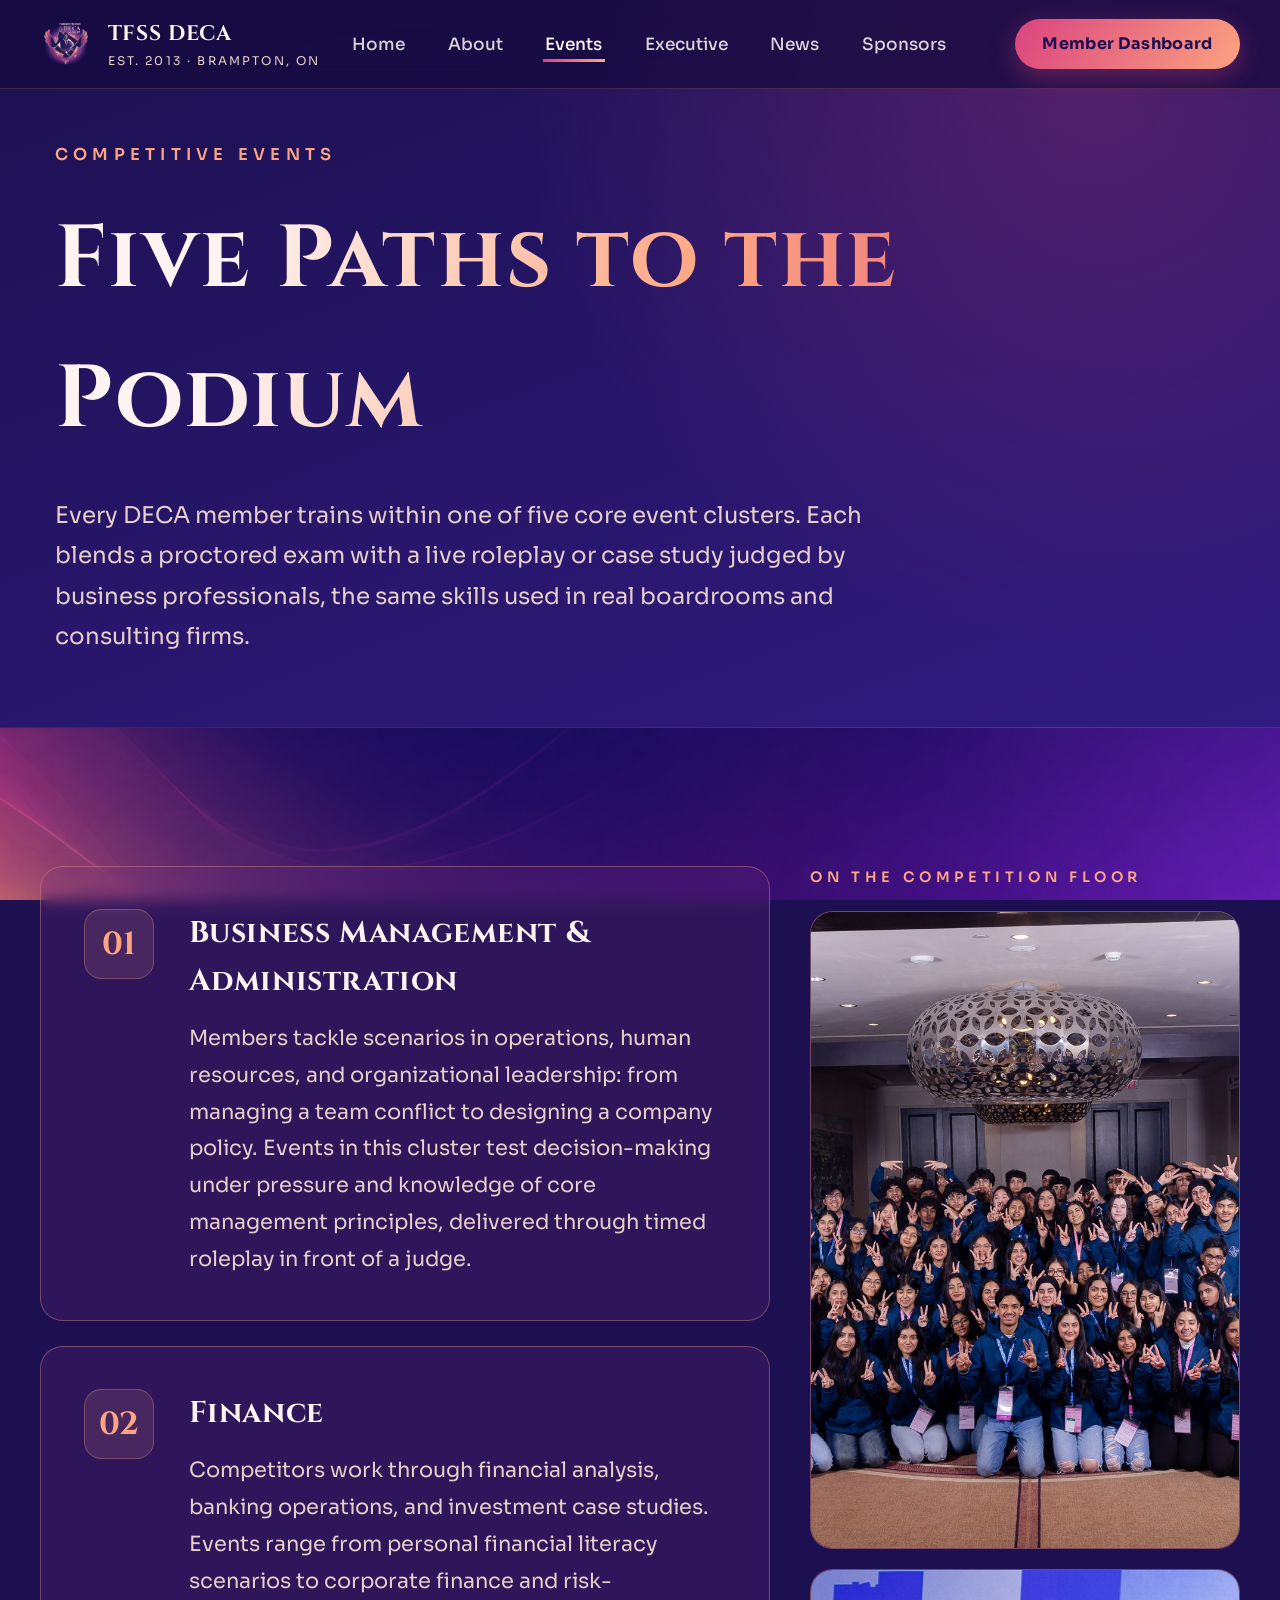
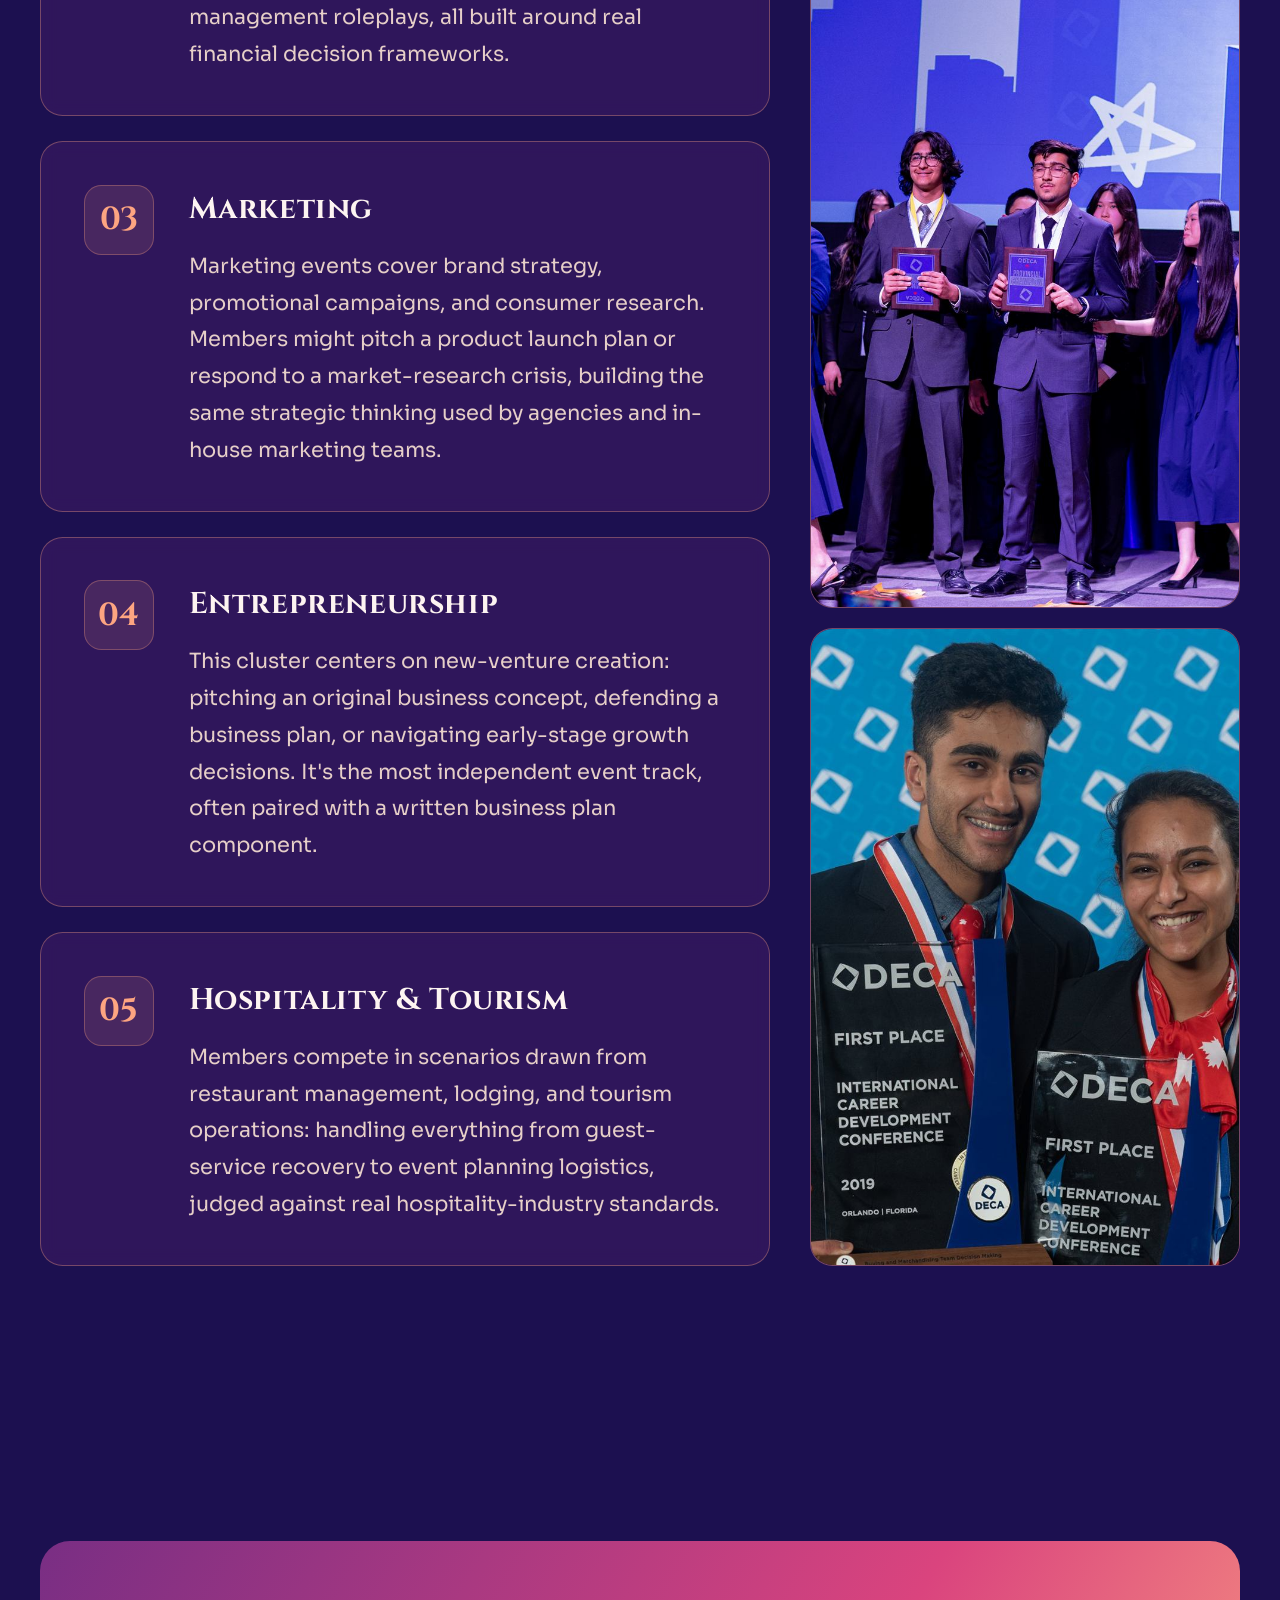
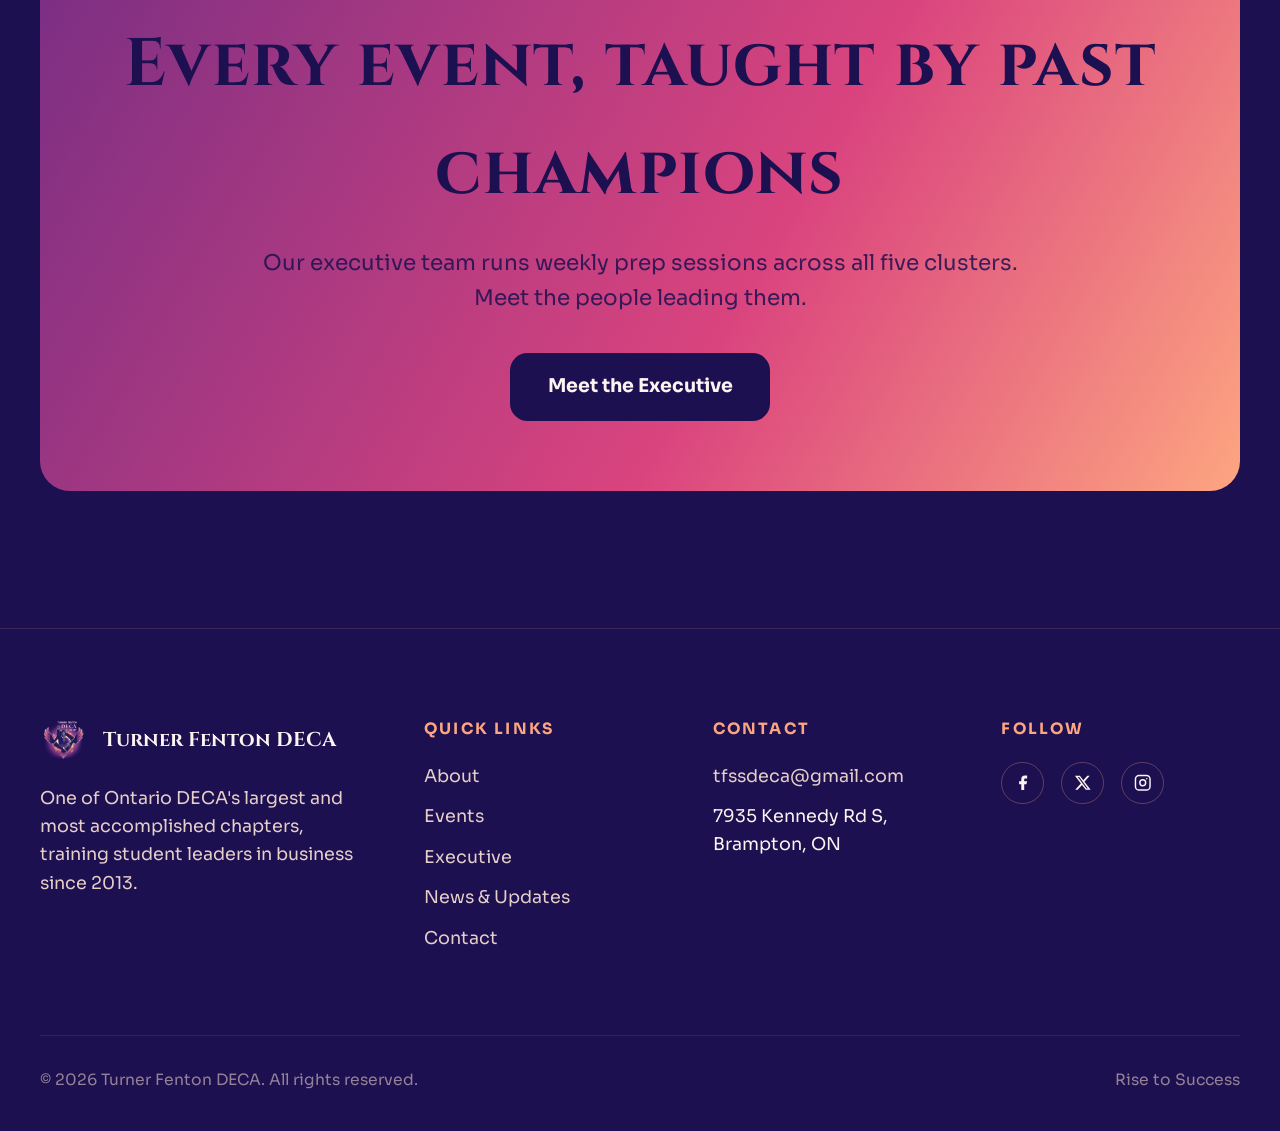
<file: DECAWebsite/events.html>
<!DOCTYPE html>
<html lang="en">
<head>
<meta charset="UTF-8">
<meta name="viewport" content="width=device-width, initial-scale=1.0">
<title>Competitive Events | Turner Fenton DECA</title>
<meta name="description" content="The five competitive event clusters Turner Fenton DECA members train and compete in: Business Management, Finance, Marketing, Entrepreneurship, and Hospitality.">
<link rel="preconnect" href="https://fonts.googleapis.com">
<link rel="preconnect" href="https://fonts.gstatic.com" crossorigin>
<link rel="stylesheet" href="assets/styles.css">
</head>
<body>

<div id="pageTransitionOverlay" class="page-transition" aria-hidden="true">
  <div class="pt-embers"></div>
  <img src="assets/logo.png" alt="" class="pt-logo">
</div>
<noscript><style>.page-transition{display:none !important;}</style></noscript>

<header>
  <nav>
    <a href="index.html" class="brand">
      <img src="assets/logo.png" alt="Turner Fenton DECA crest, a knight-in-a-suit phoenix hybrid">
      <span class="brand-text"><span>TFSS DECA</span><small>Est. 2013 · Brampton, ON</small></span>
    </a>
    <button class="burger" id="burger" aria-label="Toggle menu" aria-expanded="false" aria-controls="navLinks">
      <span></span><span></span><span></span>
    </button>
    <ul class="navlinks" id="navLinks">
      <li><a href="index.html">Home</a></li>
      <li><a href="about.html">About</a></li>
      <li><a href="events.html" class="active">Events</a></li>
      <li><a href="executive.html">Executive</a></li>
      <li><a href="news.html">News</a></li>
      <li><a href="sponsors.html">Sponsors</a></li>
      <li><a class="nav-cta-mobile" href="dashboard.html">Member Dashboard</a></li>
    </ul>
    <a class="nav-cta" href="dashboard.html">Member Dashboard</a>
  </nav>
</header>

<section class="page-hero">
  <div class="wrap">
    <span class="eyebrow">Competitive events</span>
    <h1 class="gradient-text">Five Paths to the Podium</h1>
    <p>Every DECA member trains within one of five core event clusters. Each blends a proctored exam with a live roleplay or case study judged by business professionals, the same skills used in real boardrooms and consulting firms.</p>
  </div>
</section>

<section class="section">
  <div class="wrap events-wrap">
    <div class="events-layout">

      <div class="events-list">

        <div class="card event-block">
          <div class="num">01</div>
          <div>
            <h3>Business Management &amp; Administration</h3>
            <p>Members tackle scenarios in operations, human resources, and organizational leadership: from managing a team conflict to designing a company policy. Events in this cluster test decision-making under pressure and knowledge of core management principles, delivered through timed roleplay in front of a judge.</p>
          </div>
        </div>

        <div class="card event-block">
          <div class="num">02</div>
          <div>
            <h3>Finance</h3>
            <p>Competitors work through financial analysis, banking operations, and investment case studies. Events range from personal financial literacy scenarios to corporate finance and risk-management roleplays, all built around real financial decision frameworks.</p>
          </div>
        </div>

        <div class="card event-block">
          <div class="num">03</div>
          <div>
            <h3>Marketing</h3>
            <p>Marketing events cover brand strategy, promotional campaigns, and consumer research. Members might pitch a product launch plan or respond to a market-research crisis, building the same strategic thinking used by agencies and in-house marketing teams.</p>
          </div>
        </div>

        <div class="card event-block">
          <div class="num">04</div>
          <div>
            <h3>Entrepreneurship</h3>
            <p>This cluster centers on new-venture creation: pitching an original business concept, defending a business plan, or navigating early-stage growth decisions. It's the most independent event track, often paired with a written business plan component.</p>
          </div>
        </div>

        <div class="card event-block">
          <div class="num">05</div>
          <div>
            <h3>Hospitality &amp; Tourism</h3>
            <p>Members compete in scenarios drawn from restaurant management, lodging, and tourism operations: handling everything from guest-service recovery to event planning logistics, judged against real hospitality-industry standards.</p>
          </div>
        </div>

      </div>

      <div class="events-photos">
        <span class="eyebrow">On the competition floor</span>
        <div class="card"><img src="assets/images/chapter-podium-group.jpg" alt="Turner Fenton DECA members on stage receiving a provincial award"></div>
        <div class="card"><img src="assets/images/chapter-provincial-champions.jpg" alt="Turner Fenton DECA provincial champions holding their plaques"></div>
        <div class="card"><img src="assets/images/chapter-icdc-champions.jpg" alt="Turner Fenton DECA members holding first place trophies at ICDC"></div>
      </div>

    </div>
  </div>
</section>

<section class="section">
  <div class="wrap">
    <div class="cta-band">
      <h3>Every event, taught by past champions</h3>
      <p>Our executive team runs weekly prep sessions across all five clusters. Meet the people leading them.</p>
      <a class="btn-primary" href="executive.html">Meet the Executive</a>
    </div>
  </div>
</section>

<footer>
  <div class="wrap">
    <div class="foot-grid">
      <div>
        <div class="foot-brand">
          <img src="assets/logo.png" alt="Turner Fenton DECA crest">
          <span>Turner Fenton DECA</span>
        </div>
        <p>One of Ontario DECA's largest and most accomplished chapters, training student leaders in business since 2013.</p>
      </div>
      <div>
        <h5>Quick Links</h5>
        <ul>
          <li><a href="about.html">About</a></li>
          <li><a href="events.html">Events</a></li>
          <li><a href="executive.html">Executive</a></li>
          <li><a href="news.html">News &amp; Updates</a></li>
          <li><a href="contact.html">Contact</a></li>
        </ul>
      </div>
      <div>
        <h5>Contact</h5>
        <ul>
          <li><a href="mailto:tfssdeca@gmail.com">tfssdeca@gmail.com</a></li>
          <li>7935 Kennedy Rd S,<br>Brampton, ON</li>
        </ul>
      </div>
      <div>
        <h5>Follow</h5>
        <div class="foot-social">
          <a href="https://www.facebook.com/TFSSDECA/" aria-label="Facebook" target="_blank" rel="noopener">
            <svg width="14" height="14" viewBox="0 0 24 24" fill="currentColor" aria-hidden="true"><path d="M18 2h-3a5 5 0 0 0-5 5v3H7v4h3v8h4v-8h3l1-4h-4V7a1 1 0 0 1 1-1h3z"/></svg>
          </a>
          <a href="https://x.com/tfssdeca" aria-label="X (Twitter)" target="_blank" rel="noopener">
            <svg width="14" height="14" viewBox="0 0 24 24" fill="currentColor" aria-hidden="true"><path d="M18.244 2.25h3.308l-7.227 8.26 8.502 11.24H16.17l-5.214-6.817L4.99 21.75H1.68l7.73-8.835L1.254 2.25H8.08l4.713 6.231zm-1.161 17.52h1.833L7.084 4.126H5.117z"/></svg>
          </a>
          <a href="https://www.instagram.com/tfssdeca/" aria-label="Instagram" target="_blank" rel="noopener">
            <svg width="14" height="14" viewBox="0 0 24 24" fill="none" stroke="currentColor" stroke-width="2" aria-hidden="true"><rect x="2" y="2" width="20" height="20" rx="5"/><circle cx="12" cy="12" r="4"/><circle cx="17.5" cy="6.5" r="1" fill="currentColor" stroke="none"/></svg>
          </a>
        </div>
      </div>
    </div>
    <div class="foot-bottom">
      <span>© 2026 Turner Fenton DECA. All rights reserved.</span>
      <span>Rise to Success</span>
    </div>
  </div>
</footer>

<script src="assets/motion.js"></script>
</body>
</html>
</file>
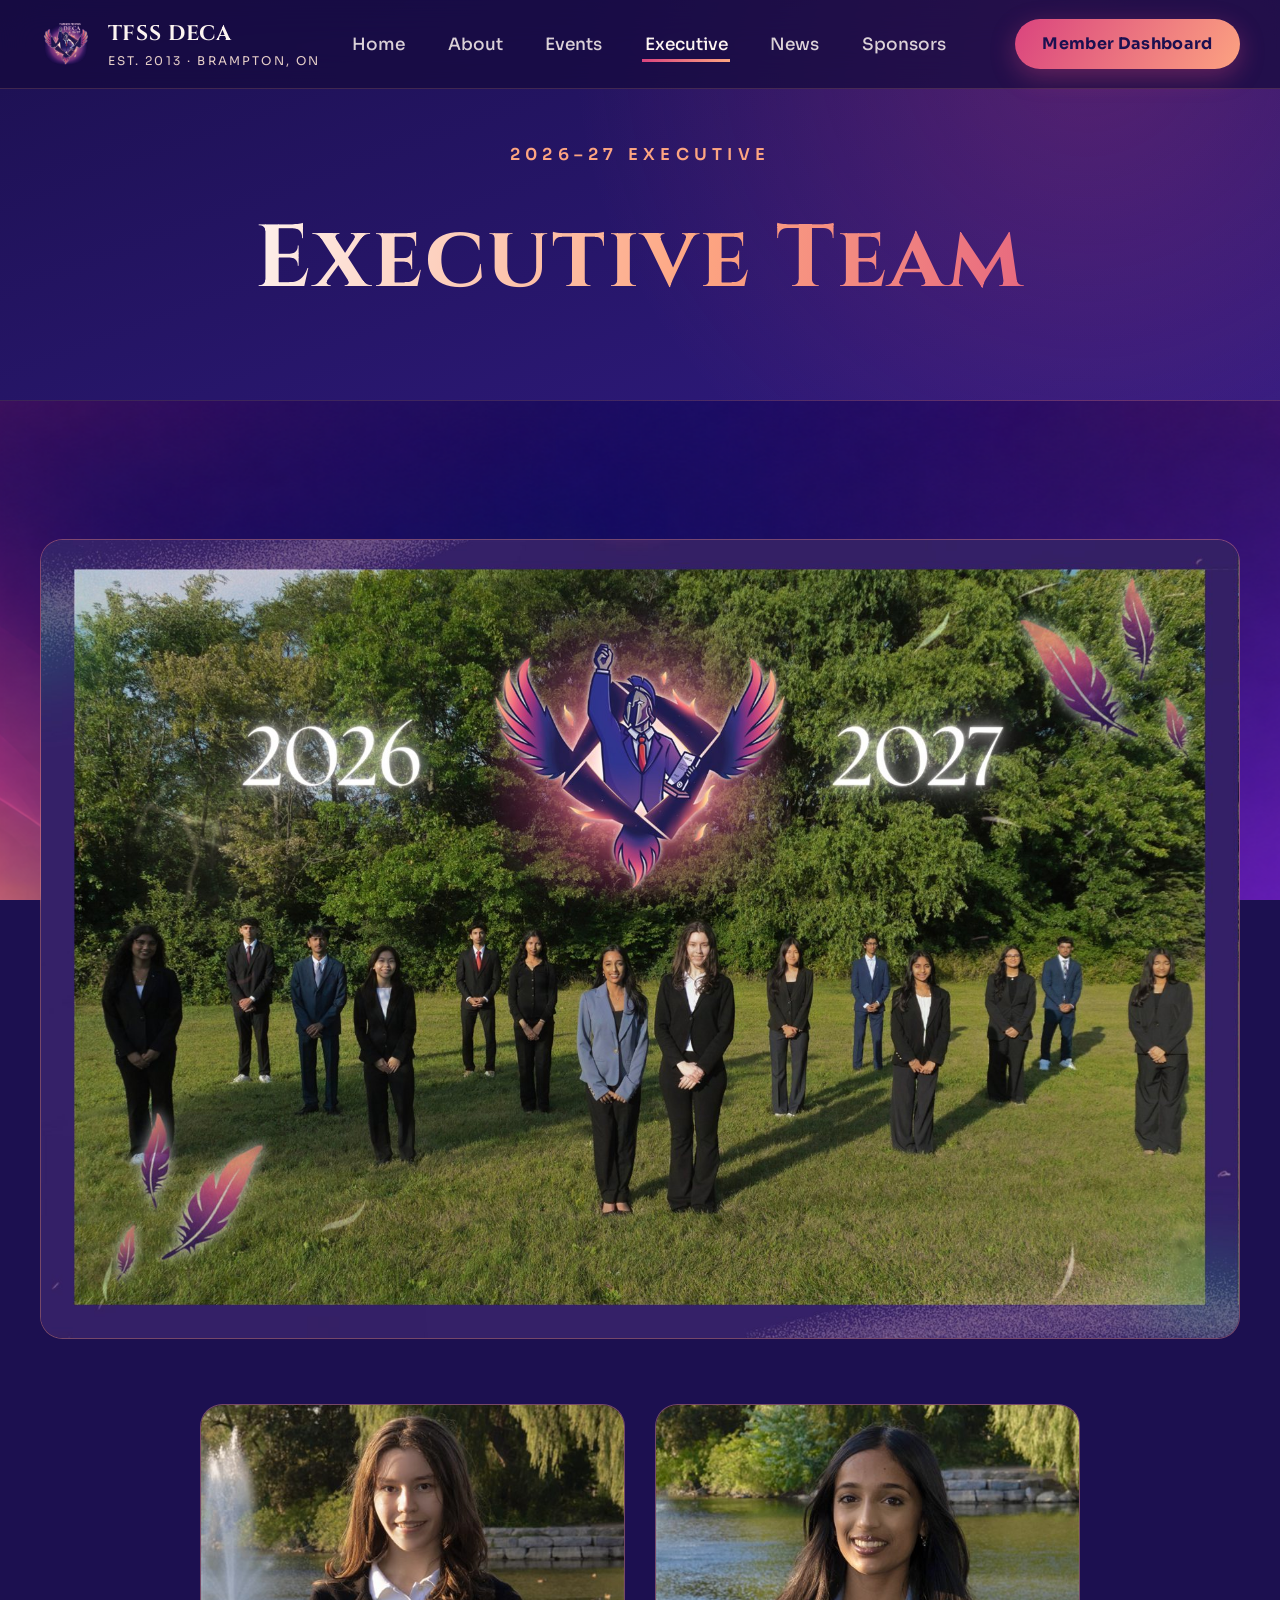
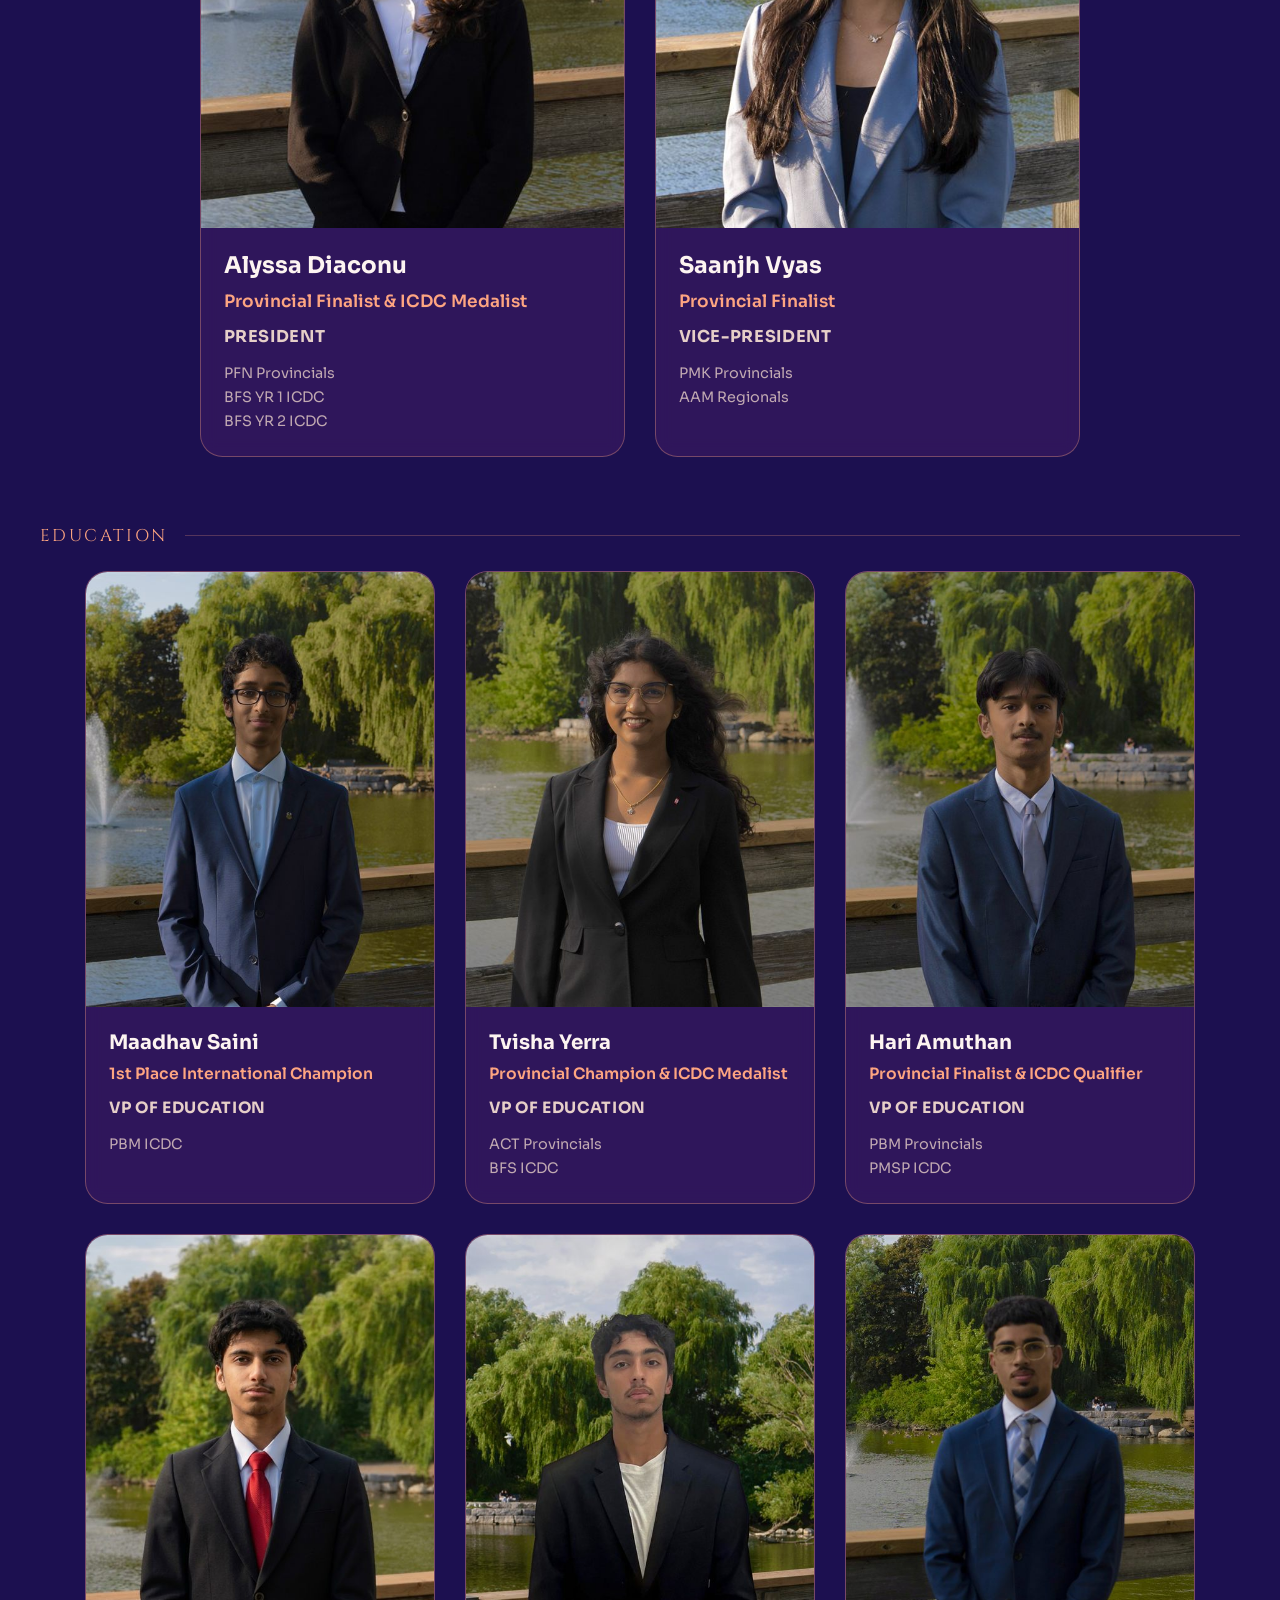
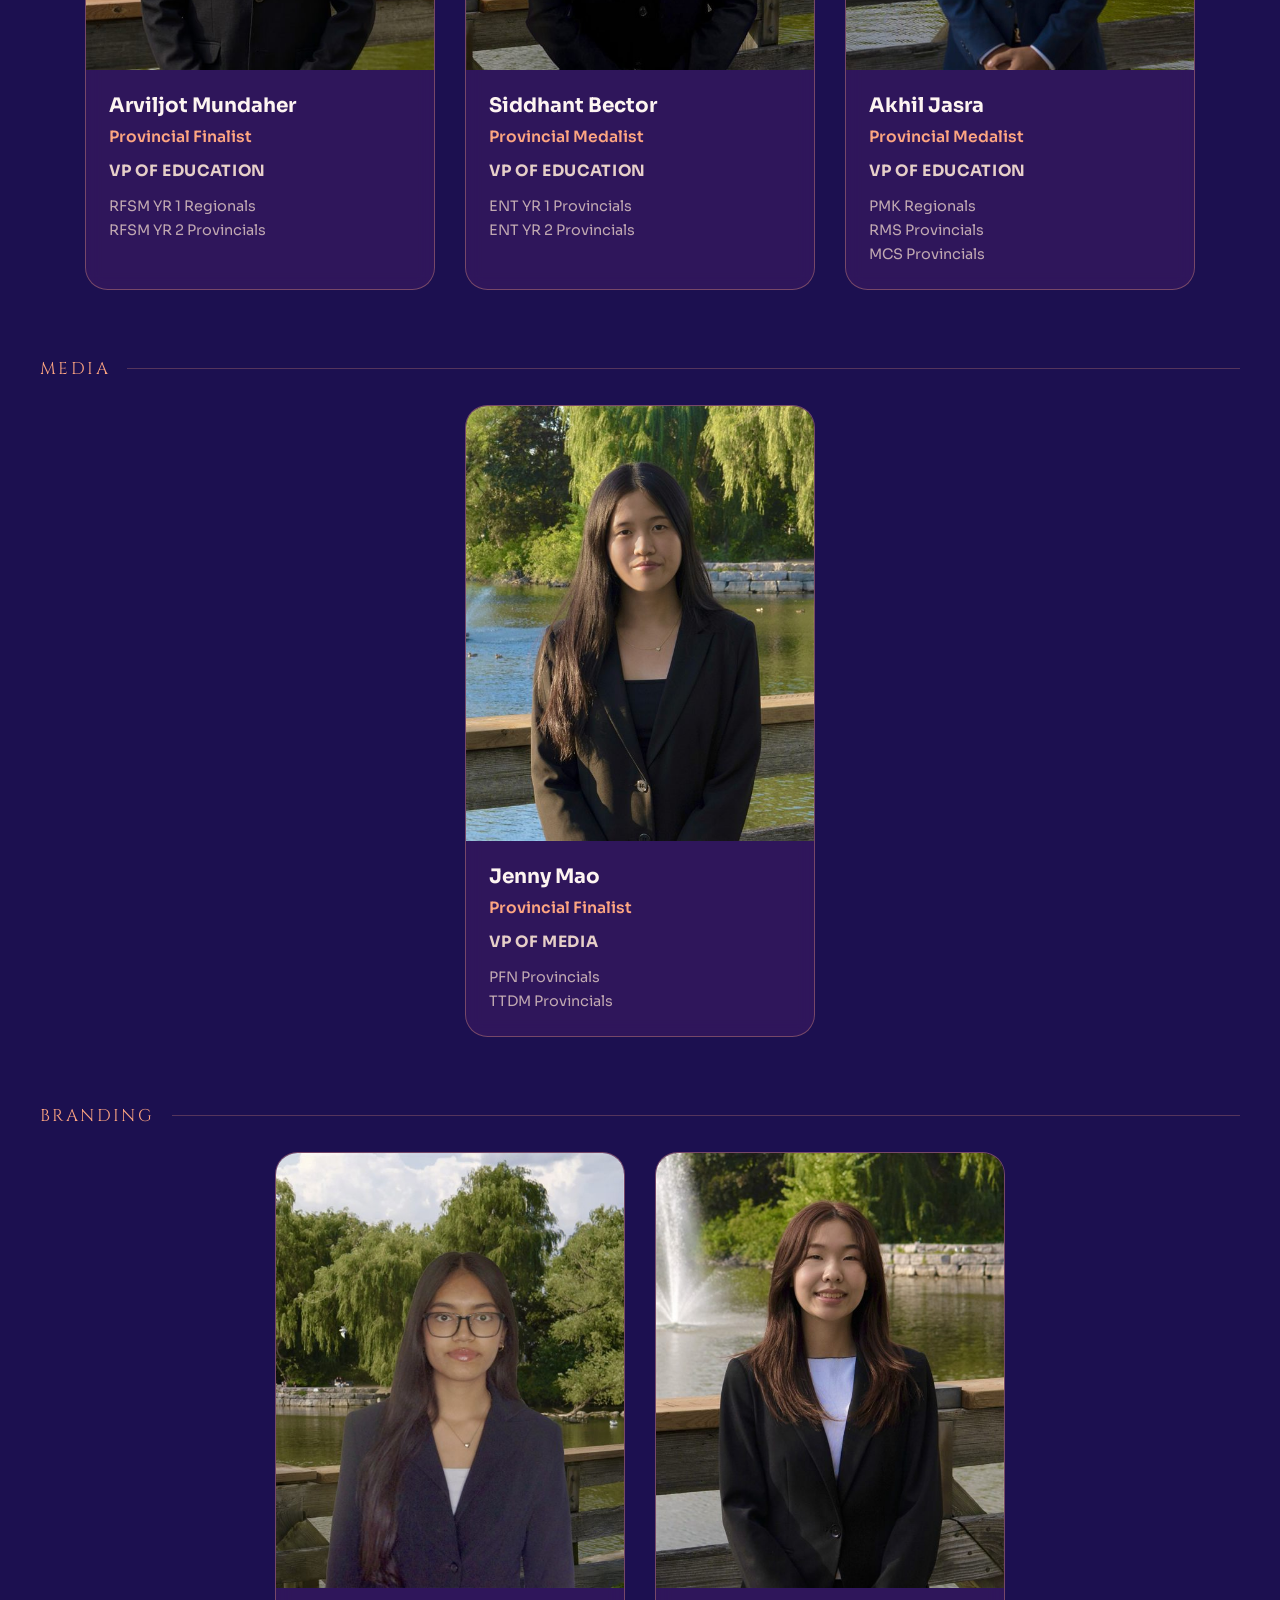
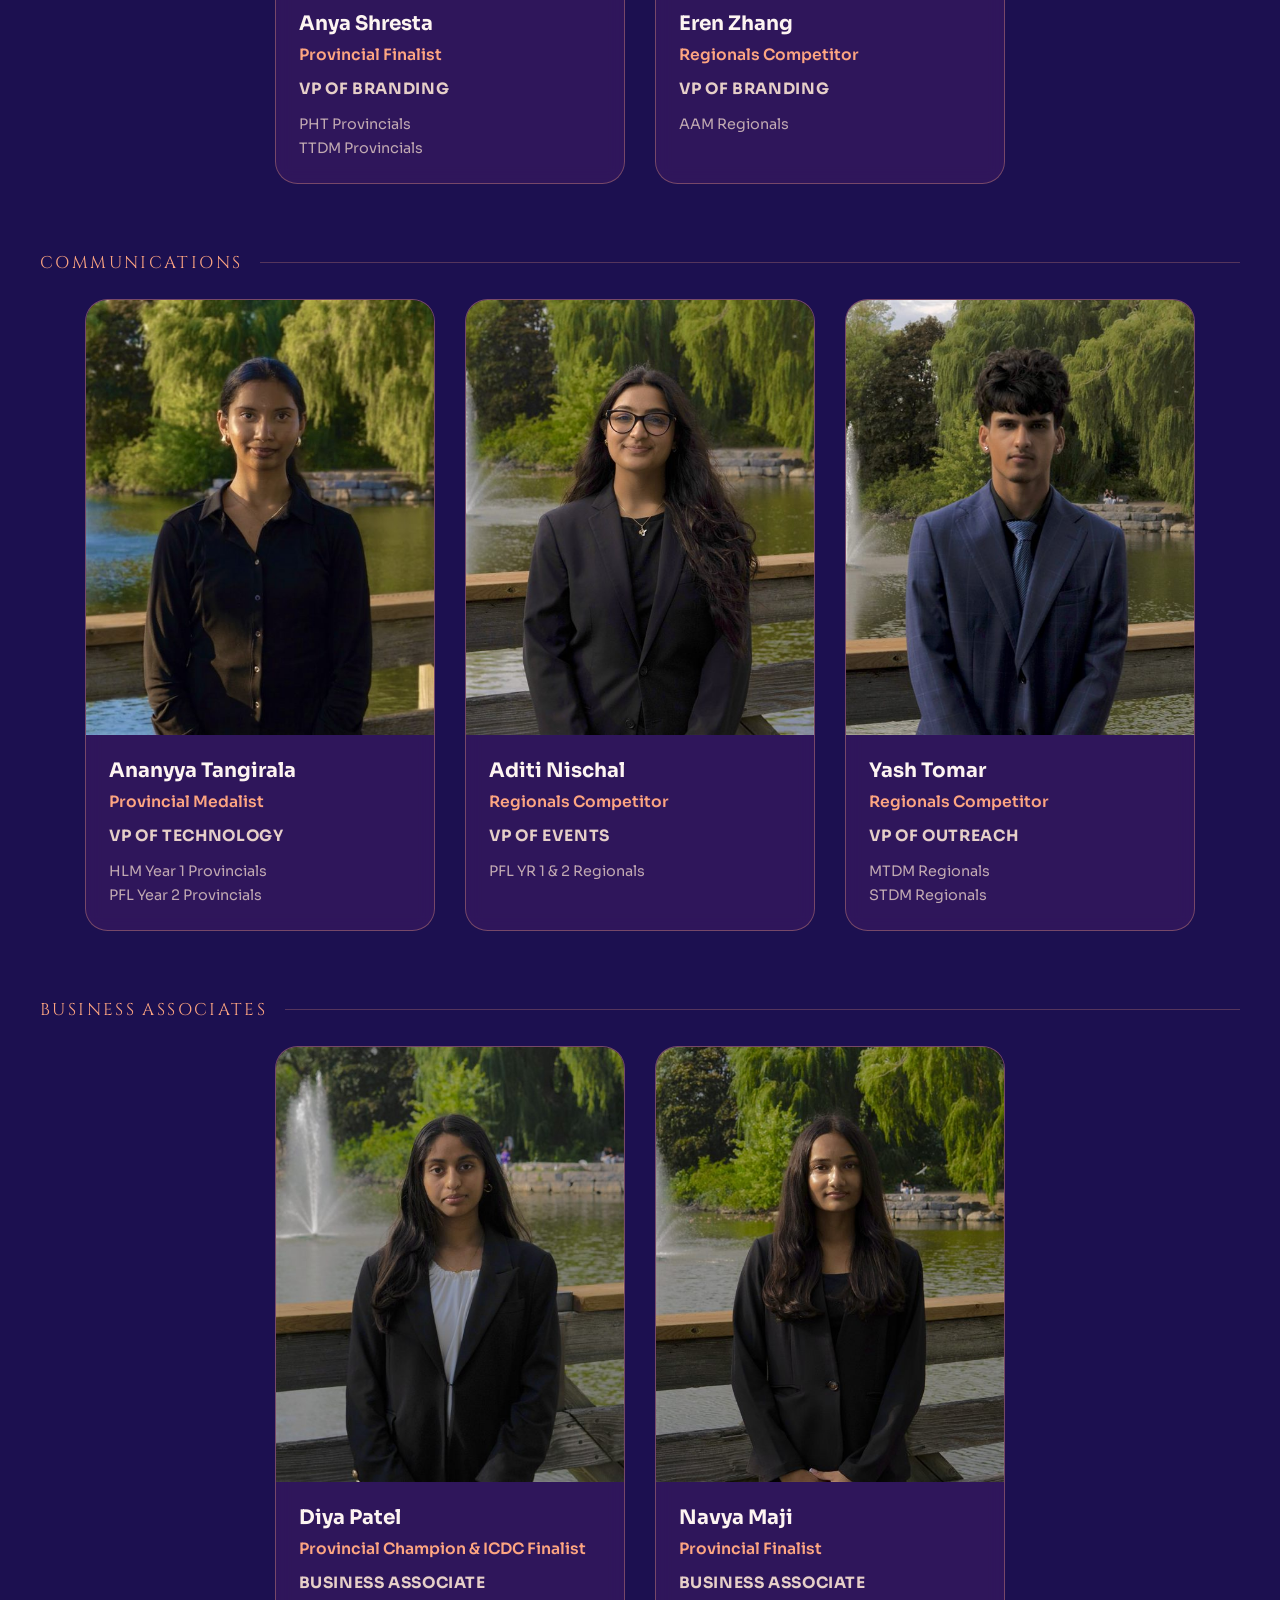
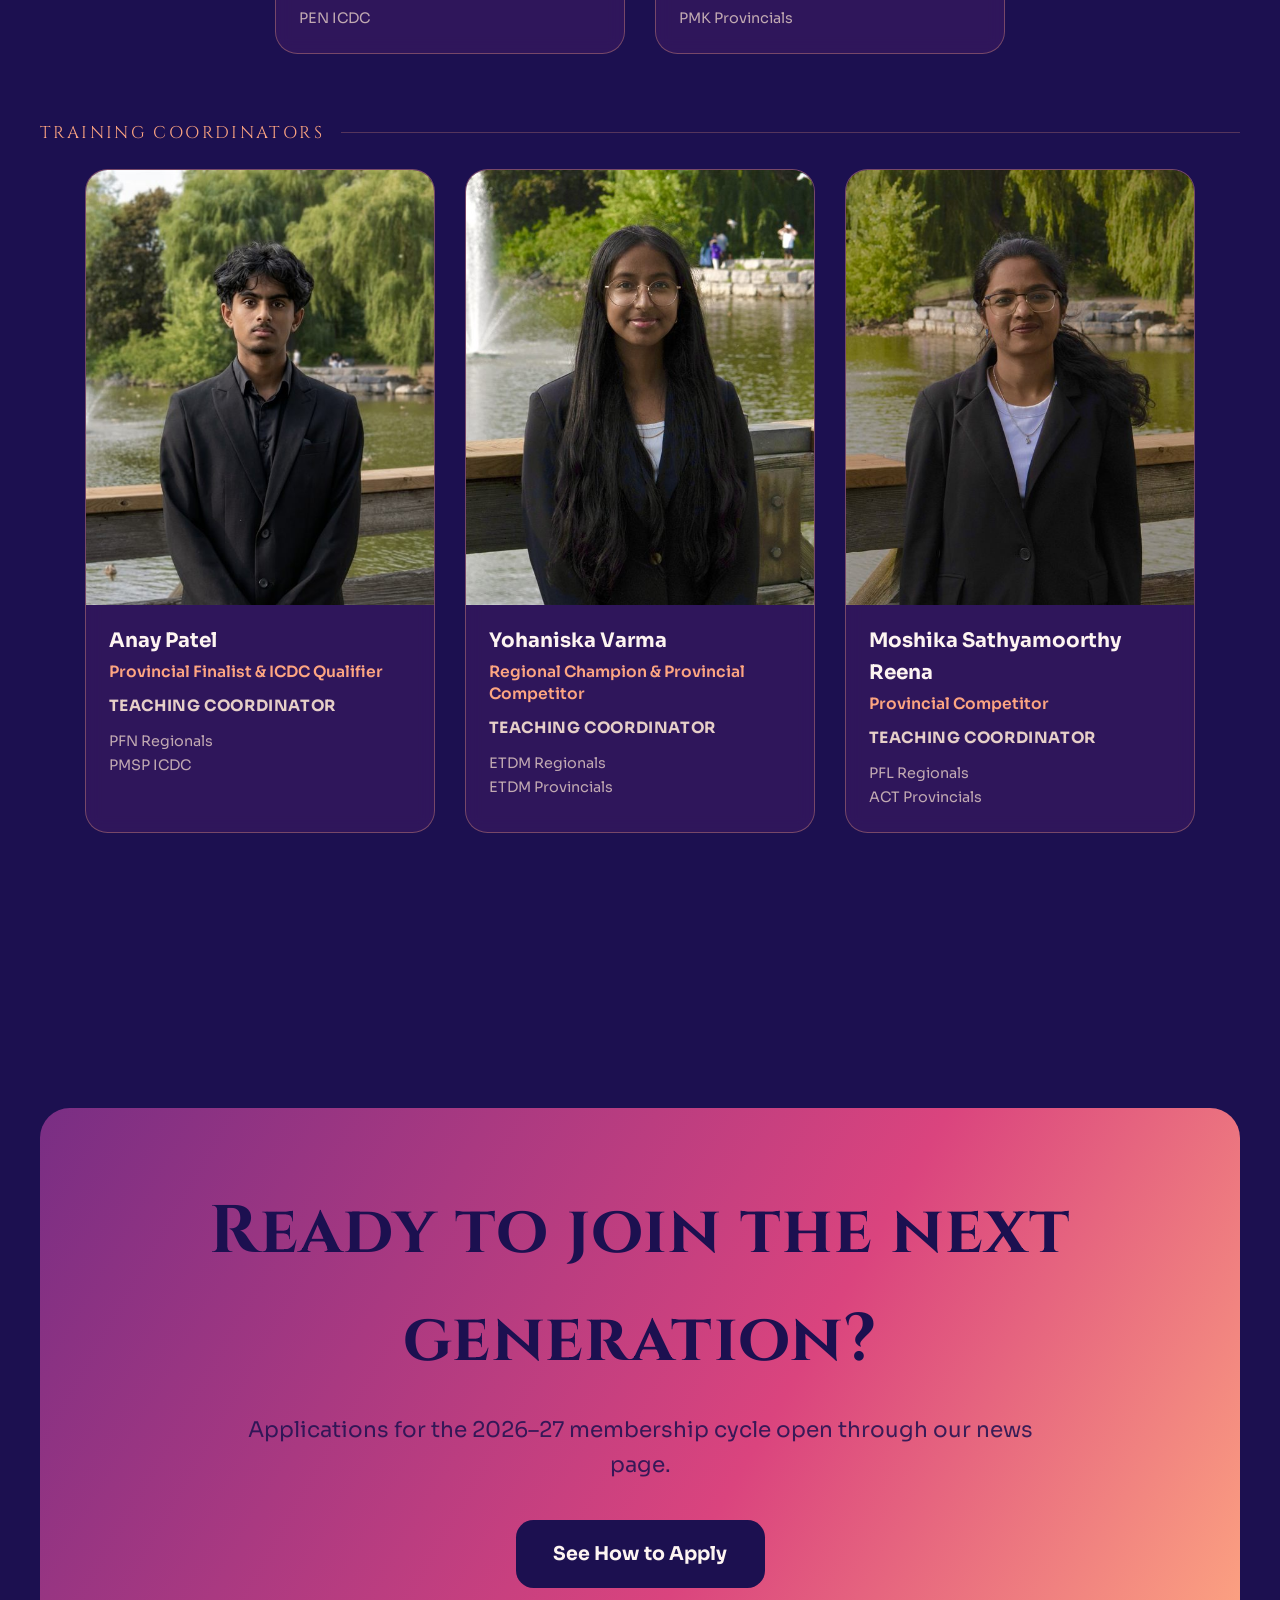
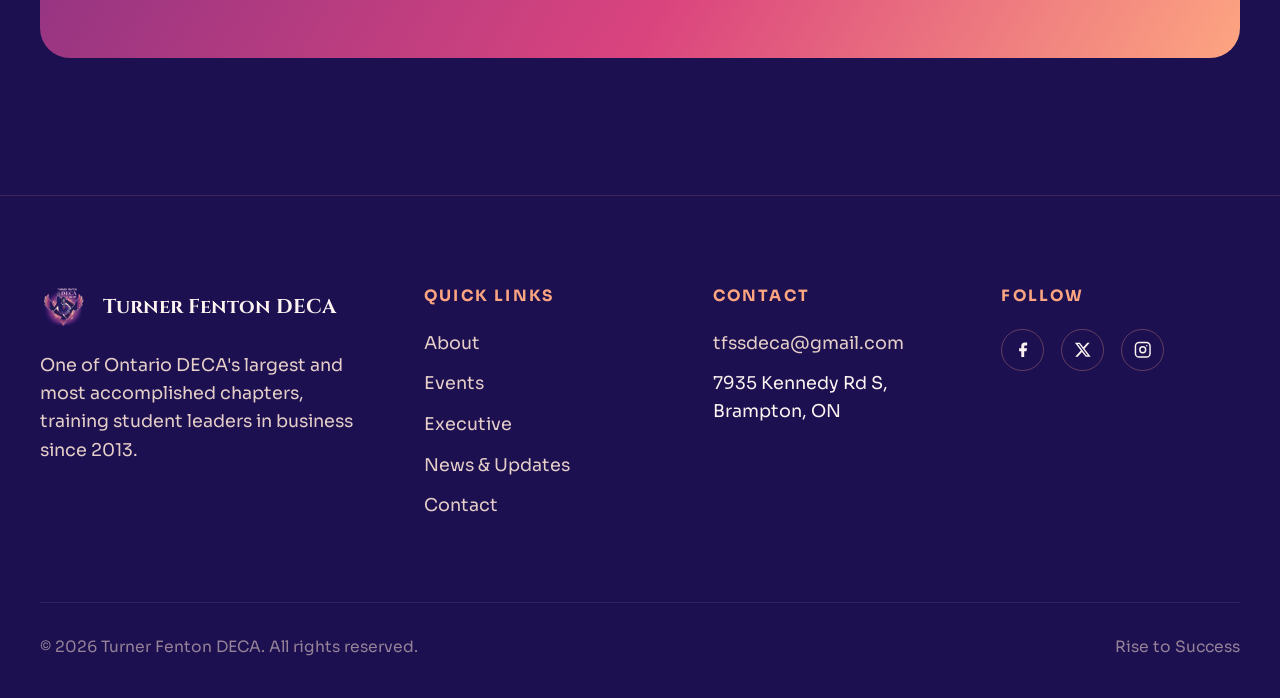
<file: DECAWebsite/executive.html>
<!DOCTYPE html>
<html lang="en">
<head>
<meta charset="UTF-8">
<meta name="viewport" content="width=device-width, initial-scale=1.0">
<title>Executive | Turner Fenton DECA</title>
<meta name="description" content="Meet the 2026–27 Turner Fenton DECA executive team, grouped by department.">
<link rel="preconnect" href="https://fonts.googleapis.com">
<link rel="preconnect" href="https://fonts.gstatic.com" crossorigin>
<link rel="stylesheet" href="assets/styles.css">
</head>
<body>

<div id="pageTransitionOverlay" class="page-transition" aria-hidden="true">
  <div class="pt-embers"></div>
  <img src="assets/logo.png" alt="" class="pt-logo">
</div>
<noscript><style>.page-transition{display:none !important;}</style></noscript>

<header>
  <nav>
    <a href="index.html" class="brand">
      <img src="assets/logo.png" alt="Turner Fenton DECA crest, a knight-in-a-suit phoenix hybrid">
      <span class="brand-text"><span>TFSS DECA</span><small>Est. 2013 · Brampton, ON</small></span>
    </a>
    <button class="burger" id="burger" aria-label="Toggle menu" aria-expanded="false" aria-controls="navLinks">
      <span></span><span></span><span></span>
    </button>
    <ul class="navlinks" id="navLinks">
      <li><a href="index.html">Home</a></li>
      <li><a href="about.html">About</a></li>
      <li><a href="events.html">Events</a></li>
      <li><a href="executive.html" class="active">Executive</a></li>
      <li><a href="news.html">News</a></li>
      <li><a href="sponsors.html">Sponsors</a></li>
      <li><a class="nav-cta-mobile" href="dashboard.html">Member Dashboard</a></li>
    </ul>
    <a class="nav-cta" href="dashboard.html">Member Dashboard</a>
  </nav>
</header>

<section class="page-hero page-hero-center">
  <div class="wrap">
    <span class="eyebrow">2026–27 Executive</span>
    <h1 class="gradient-text">Executive Team</h1>
  </div>
</section>

<section class="section">
  <div class="wrap exec-wrap">

    <div class="card exec-intro-frame">
      <img src="assets/images/exec/exec-intro.jpg" alt="The 2026-27 Turner Fenton DECA executive team standing together outdoors">
    </div>

    <div class="dept-block">
      <div class="exec-grid exec-grid-lead">

        <div class="card exec-card">
          <img class="exec-photo" src="assets/images/exec/alyssa.jpg" alt="Alyssa Diaconu">
          <div class="exec-info">
            <div class="exec-name">Alyssa Diaconu</div>
            <div class="exec-achieve">Provincial Finalist &amp; ICDC Medalist</div>
            <div class="exec-role">President</div>
            <div class="exec-tags">
              <span>PFN Provincials</span>
              <span>BFS YR 1 ICDC</span>
              <span>BFS YR 2 ICDC</span>
            </div>
          </div>
        </div>

        <div class="card exec-card">
          <img class="exec-photo" src="assets/images/exec/saanjh.jpg" alt="Saanjh Vyas">
          <div class="exec-info">
            <div class="exec-name">Saanjh Vyas</div>
            <div class="exec-achieve">Provincial Finalist</div>
            <div class="exec-role">Vice-President</div>
            <div class="exec-tags">
              <span>PMK Provincials</span>
              <span>AAM Regionals</span>
            </div>
          </div>
        </div>

      </div>
    </div>

    <div class="dept-block">
      <div class="dept-title">Education</div>
      <div class="exec-grid">

        <div class="card exec-card">
          <img class="exec-photo" src="assets/images/exec/maadhav.jpg" alt="Maadhav Saini">
          <div class="exec-info">
            <div class="exec-name">Maadhav Saini</div>
            <div class="exec-achieve">1st Place International Champion</div>
            <div class="exec-role">VP of Education</div>
            <div class="exec-tags"><span>PBM ICDC</span></div>
          </div>
        </div>

        <div class="card exec-card">
          <img class="exec-photo" src="assets/images/exec/tvisha.jpg" alt="Tvisha Yerra">
          <div class="exec-info">
            <div class="exec-name">Tvisha Yerra</div>
            <div class="exec-achieve">Provincial Champion &amp; ICDC Medalist</div>
            <div class="exec-role">VP of Education</div>
            <div class="exec-tags">
              <span>ACT Provincials</span>
              <span>BFS ICDC</span>
            </div>
          </div>
        </div>

        <div class="card exec-card">
          <img class="exec-photo" src="assets/images/exec/hari.jpg" alt="Hari Amuthan">
          <div class="exec-info">
            <div class="exec-name">Hari Amuthan</div>
            <div class="exec-achieve">Provincial Finalist &amp; ICDC Qualifier</div>
            <div class="exec-role">VP of Education</div>
            <div class="exec-tags">
              <span>PBM Provincials</span>
              <span>PMSP ICDC</span>
            </div>
          </div>
        </div>

        <div class="card exec-card">
          <img class="exec-photo" src="assets/images/exec/arviljot.jpg" alt="Arviljot Mundaher">
          <div class="exec-info">
            <div class="exec-name">Arviljot Mundaher</div>
            <div class="exec-achieve">Provincial Finalist</div>
            <div class="exec-role">VP of Education</div>
            <div class="exec-tags">
              <span>RFSM YR 1 Regionals</span>
              <span>RFSM YR 2 Provincials</span>
            </div>
          </div>
        </div>

        <div class="card exec-card">
          <img class="exec-photo" src="assets/images/exec/siddhant.jpg" alt="Siddhant Bector">
          <div class="exec-info">
            <div class="exec-name">Siddhant Bector</div>
            <div class="exec-achieve">Provincial Medalist</div>
            <div class="exec-role">VP of Education</div>
            <div class="exec-tags">
              <span>ENT YR 1 Provincials</span>
              <span>ENT YR 2 Provincials</span>
            </div>
          </div>
        </div>

        <div class="card exec-card">
          <img class="exec-photo" src="assets/images/exec/akhil.jpg" alt="Akhil Jasra">
          <div class="exec-info">
            <div class="exec-name">Akhil Jasra</div>
            <div class="exec-achieve">Provincial Medalist</div>
            <div class="exec-role">VP of Education</div>
            <div class="exec-tags">
              <span>PMK Regionals</span>
              <span>RMS Provincials</span>
              <span>MCS Provincials</span>
            </div>
          </div>
        </div>

      </div>
    </div>

    <div class="dept-block">
      <div class="dept-title">Media</div>
      <div class="exec-grid">

        <div class="card exec-card">
          <img class="exec-photo" src="assets/images/exec/jenny.jpg" alt="Jenny Mao">
          <div class="exec-info">
            <div class="exec-name">Jenny Mao</div>
            <div class="exec-achieve">Provincial Finalist</div>
            <div class="exec-role">VP of Media</div>
            <div class="exec-tags">
              <span>PFN Provincials</span>
              <span>TTDM Provincials</span>
            </div>
          </div>
        </div>

      </div>
    </div>

    <div class="dept-block">
      <div class="dept-title">Branding</div>
      <div class="exec-grid">

        <div class="card exec-card">
          <img class="exec-photo" src="assets/images/exec/anya.jpg" alt="Anya Shresta">
          <div class="exec-info">
            <div class="exec-name">Anya Shresta</div>
            <div class="exec-achieve">Provincial Finalist</div>
            <div class="exec-role">VP of Branding</div>
            <div class="exec-tags">
              <span>PHT Provincials</span>
              <span>TTDM Provincials</span>
            </div>
          </div>
        </div>

        <div class="card exec-card">
          <img class="exec-photo" src="assets/images/exec/eren.jpg" alt="Eren Zhang">
          <div class="exec-info">
            <div class="exec-name">Eren Zhang</div>
            <div class="exec-achieve">Regionals Competitor</div>
            <div class="exec-role">VP of Branding</div>
            <div class="exec-tags"><span>AAM Regionals</span></div>
          </div>
        </div>

      </div>
    </div>

    <div class="dept-block">
      <div class="dept-title">Communications</div>
      <div class="exec-grid">

        <div class="card exec-card">
          <img class="exec-photo" src="assets/images/exec/ananyya.jpg" alt="Ananyya Tangirala">
          <div class="exec-info">
            <div class="exec-name">Ananyya Tangirala</div>
            <div class="exec-achieve">Provincial Medalist</div>
            <div class="exec-role">VP of Technology</div>
            <div class="exec-tags">
              <span>HLM Year 1 Provincials</span>
              <span>PFL Year 2 Provincials</span>
            </div>
          </div>
        </div>

        <div class="card exec-card">
          <img class="exec-photo" src="assets/images/exec/aditi.jpg" alt="Aditi Nischal">
          <div class="exec-info">
            <div class="exec-name">Aditi Nischal</div>
            <div class="exec-achieve">Regionals Competitor</div>
            <div class="exec-role">VP of Events</div>
            <div class="exec-tags"><span>PFL YR 1 &amp; 2 Regionals</span></div>
          </div>
        </div>

        <div class="card exec-card">
          <img class="exec-photo" src="assets/images/exec/yash.jpg" alt="Yash Tomar">
          <div class="exec-info">
            <div class="exec-name">Yash Tomar</div>
            <div class="exec-achieve">Regionals Competitor</div>
            <div class="exec-role">VP of Outreach</div>
            <div class="exec-tags">
              <span>MTDM Regionals</span>
              <span>STDM Regionals</span>
            </div>
          </div>
        </div>

      </div>
    </div>

    <div class="dept-block">
      <div class="dept-title">Business Associates</div>
      <div class="exec-grid">

        <div class="card exec-card">
          <img class="exec-photo" src="assets/images/exec/diya.jpg" alt="Diya Patel">
          <div class="exec-info">
            <div class="exec-name">Diya Patel</div>
            <div class="exec-achieve">Provincial Champion &amp; ICDC Finalist</div>
            <div class="exec-role">Business Associate</div>
            <div class="exec-tags"><span>PEN ICDC</span></div>
          </div>
        </div>

        <div class="card exec-card">
          <img class="exec-photo" src="assets/images/exec/navya.jpg" alt="Navya Maji">
          <div class="exec-info">
            <div class="exec-name">Navya Maji</div>
            <div class="exec-achieve">Provincial Finalist</div>
            <div class="exec-role">Business Associate</div>
            <div class="exec-tags"><span>PMK Provincials</span></div>
          </div>
        </div>

      </div>
    </div>

    <div class="dept-block">
      <div class="dept-title">Training Coordinators</div>
      <div class="exec-grid">

        <div class="card exec-card">
          <img class="exec-photo" src="assets/images/exec/anay.jpg" alt="Anay Patel">
          <div class="exec-info">
            <div class="exec-name">Anay Patel</div>
            <div class="exec-achieve">Provincial Finalist &amp; ICDC Qualifier</div>
            <div class="exec-role">Teaching Coordinator</div>
            <div class="exec-tags">
              <span>PFN Regionals</span>
              <span>PMSP ICDC</span>
            </div>
          </div>
        </div>

        <div class="card exec-card">
          <img class="exec-photo" src="assets/images/exec/yohansika.jpg" alt="Yohaniska Varma">
          <div class="exec-info">
            <div class="exec-name">Yohaniska Varma</div>
            <div class="exec-achieve">Regional Champion &amp; Provincial Competitor</div>
            <div class="exec-role">Teaching Coordinator</div>
            <div class="exec-tags">
              <span>ETDM Regionals</span>
              <span>ETDM Provincials</span>
            </div>
          </div>
        </div>

        <div class="card exec-card">
          <img class="exec-photo" src="assets/images/exec/moshika.jpg" alt="Moshika Sathyamoorthy Reena">
          <div class="exec-info">
            <div class="exec-name">Moshika Sathyamoorthy Reena</div>
            <div class="exec-achieve">Provincial Competitor</div>
            <div class="exec-role">Teaching Coordinator</div>
            <div class="exec-tags">
              <span>PFL Regionals</span>
              <span>ACT Provincials</span>
            </div>
          </div>
        </div>

      </div>
    </div>

  </div>
</section>

<section class="section">
  <div class="wrap">
    <div class="cta-band">
      <h3>Ready to join the next generation?</h3>
      <p>Applications for the 2026–27 membership cycle open through our news page.</p>
      <a class="btn-primary" href="news.html">See How to Apply</a>
    </div>
  </div>
</section>

<footer>
  <div class="wrap">
    <div class="foot-grid">
      <div>
        <div class="foot-brand">
          <img src="assets/logo.png" alt="Turner Fenton DECA crest">
          <span>Turner Fenton DECA</span>
        </div>
        <p>One of Ontario DECA's largest and most accomplished chapters, training student leaders in business since 2013.</p>
      </div>
      <div>
        <h5>Quick Links</h5>
        <ul>
          <li><a href="about.html">About</a></li>
          <li><a href="events.html">Events</a></li>
          <li><a href="executive.html">Executive</a></li>
          <li><a href="news.html">News &amp; Updates</a></li>
          <li><a href="contact.html">Contact</a></li>
        </ul>
      </div>
      <div>
        <h5>Contact</h5>
        <ul>
          <li><a href="mailto:tfssdeca@gmail.com">tfssdeca@gmail.com</a></li>
          <li>7935 Kennedy Rd S,<br>Brampton, ON</li>
        </ul>
      </div>
      <div>
        <h5>Follow</h5>
        <div class="foot-social">
          <a href="https://www.facebook.com/TFSSDECA/" aria-label="Facebook" target="_blank" rel="noopener">
            <svg width="14" height="14" viewBox="0 0 24 24" fill="currentColor" aria-hidden="true"><path d="M18 2h-3a5 5 0 0 0-5 5v3H7v4h3v8h4v-8h3l1-4h-4V7a1 1 0 0 1 1-1h3z"/></svg>
          </a>
          <a href="https://x.com/tfssdeca" aria-label="X (Twitter)" target="_blank" rel="noopener">
            <svg width="14" height="14" viewBox="0 0 24 24" fill="currentColor" aria-hidden="true"><path d="M18.244 2.25h3.308l-7.227 8.26 8.502 11.24H16.17l-5.214-6.817L4.99 21.75H1.68l7.73-8.835L1.254 2.25H8.08l4.713 6.231zm-1.161 17.52h1.833L7.084 4.126H5.117z"/></svg>
          </a>
          <a href="https://www.instagram.com/tfssdeca/" aria-label="Instagram" target="_blank" rel="noopener">
            <svg width="14" height="14" viewBox="0 0 24 24" fill="none" stroke="currentColor" stroke-width="2" aria-hidden="true"><rect x="2" y="2" width="20" height="20" rx="5"/><circle cx="12" cy="12" r="4"/><circle cx="17.5" cy="6.5" r="1" fill="currentColor" stroke="none"/></svg>
          </a>
        </div>
      </div>
    </div>
    <div class="foot-bottom">
      <span>© 2026 Turner Fenton DECA. All rights reserved.</span>
      <span>Rise to Success</span>
    </div>
  </div>
</footer>

<script src="assets/motion.js"></script>
</body>
</html>
</file>
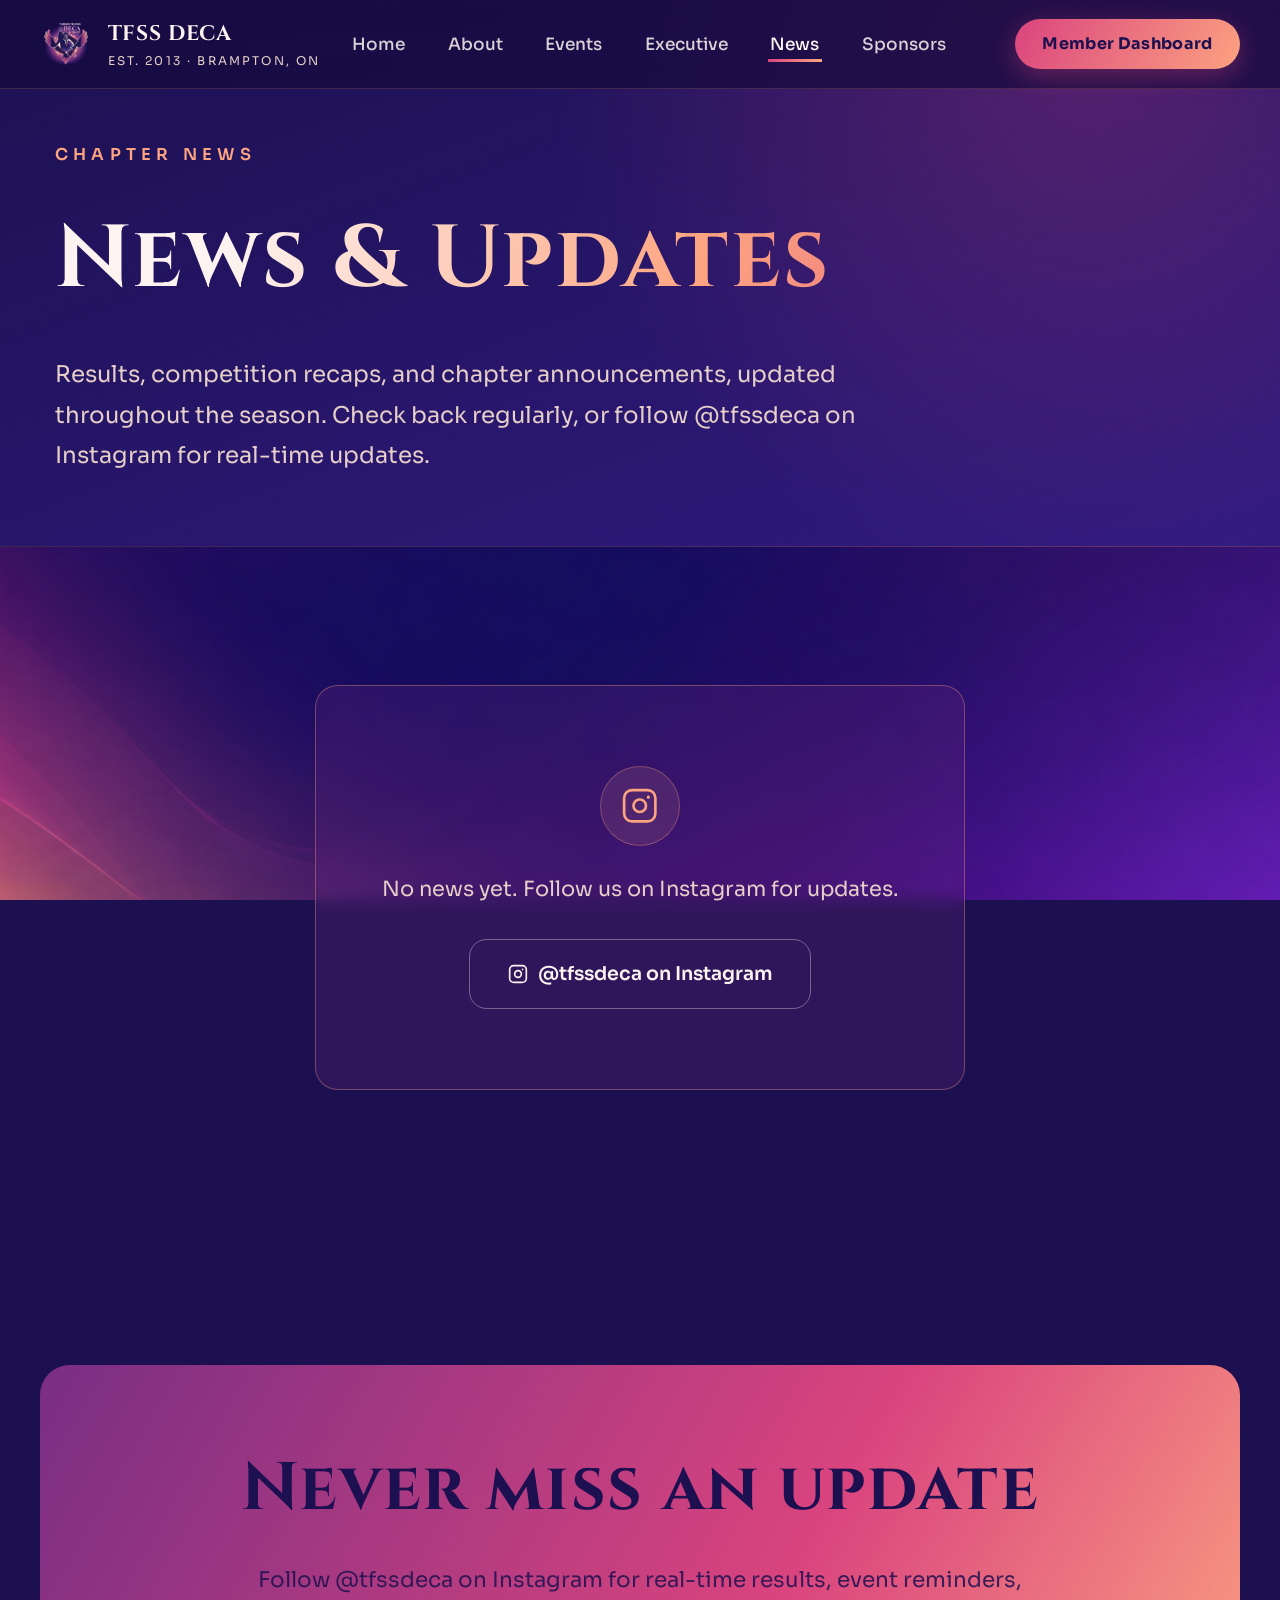
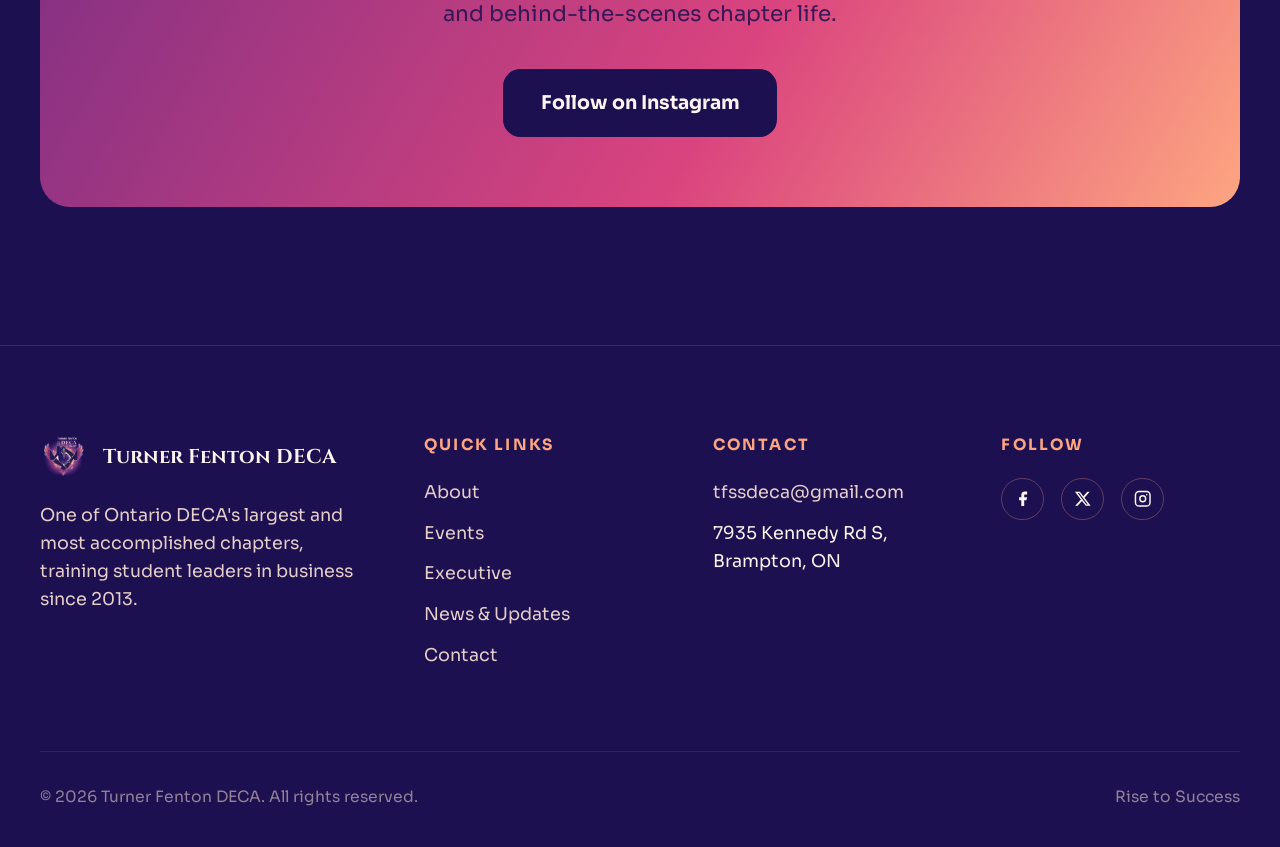
<file: DECAWebsite/news.html>
<!DOCTYPE html>
<html lang="en">
<head>
<meta charset="UTF-8">
<meta name="viewport" content="width=device-width, initial-scale=1.0">
<title>News &amp; Updates | Turner Fenton DECA</title>
<meta name="description" content="Results, competition recaps, and chapter announcements from Turner Fenton DECA.">
<link rel="preconnect" href="https://fonts.googleapis.com">
<link rel="preconnect" href="https://fonts.gstatic.com" crossorigin>
<link rel="stylesheet" href="assets/styles.css">
</head>
<body>

<div id="pageTransitionOverlay" class="page-transition" aria-hidden="true">
  <div class="pt-embers"></div>
  <img src="assets/logo.png" alt="" class="pt-logo">
</div>
<noscript><style>.page-transition{display:none !important;}</style></noscript>

<header>
  <nav>
    <a href="index.html" class="brand">
      <img src="assets/logo.png" alt="Turner Fenton DECA crest, a knight-in-a-suit phoenix hybrid">
      <span class="brand-text"><span>TFSS DECA</span><small>Est. 2013 · Brampton, ON</small></span>
    </a>
    <button class="burger" id="burger" aria-label="Toggle menu" aria-expanded="false" aria-controls="navLinks">
      <span></span><span></span><span></span>
    </button>
    <ul class="navlinks" id="navLinks">
      <li><a href="index.html">Home</a></li>
      <li><a href="about.html">About</a></li>
      <li><a href="events.html">Events</a></li>
      <li><a href="executive.html">Executive</a></li>
      <li><a href="news.html" class="active">News</a></li>
      <li><a href="sponsors.html">Sponsors</a></li>
      <li><a class="nav-cta-mobile" href="dashboard.html">Member Dashboard</a></li>
    </ul>
    <a class="nav-cta" href="dashboard.html">Member Dashboard</a>
  </nav>
</header>

<section class="page-hero">
  <div class="wrap">
    <span class="eyebrow">Chapter news</span>
    <h1 class="gradient-text">News &amp; Updates</h1>
    <p>Results, competition recaps, and chapter announcements, updated throughout the season. Check back regularly, or follow @tfssdeca on Instagram for real-time updates.</p>
  </div>
</section>

<section class="section">
  <div class="wrap">
    <div class="card news-empty">
      <div class="news-empty-icon" aria-hidden="true">
        <svg width="30" height="30" viewBox="0 0 24 24" fill="none" stroke="currentColor" stroke-width="1.7"><rect x="2" y="2" width="20" height="20" rx="5"/><circle cx="12" cy="12" r="4"/><circle cx="17.5" cy="6.5" r="1" fill="currentColor" stroke="none"/></svg>
      </div>
      <p>No news yet. Follow us on Instagram for updates.</p>
      <a class="btn-ghost" href="https://www.instagram.com/tfssdeca/" target="_blank" rel="noopener">
        <svg width="16" height="16" viewBox="0 0 24 24" fill="none" stroke="currentColor" stroke-width="2" aria-hidden="true" style="display:inline-block; vertical-align:-3px; margin-right:8px;"><rect x="2" y="2" width="20" height="20" rx="5"/><circle cx="12" cy="12" r="4"/><circle cx="17.5" cy="6.5" r="1" fill="currentColor" stroke="none"/></svg>@tfssdeca on Instagram
      </a>
    </div>
  </div>
</section>

<section class="section">
  <div class="wrap">
    <div class="cta-band">
      <h3>Never miss an update</h3>
      <p>Follow @tfssdeca on Instagram for real-time results, event reminders, and behind-the-scenes chapter life.</p>
      <a class="btn-primary" href="https://www.instagram.com/tfssdeca/" target="_blank" rel="noopener">Follow on Instagram</a>
    </div>
  </div>
</section>

<footer>
  <div class="wrap">
    <div class="foot-grid">
      <div>
        <div class="foot-brand">
          <img src="assets/logo.png" alt="Turner Fenton DECA crest">
          <span>Turner Fenton DECA</span>
        </div>
        <p>One of Ontario DECA's largest and most accomplished chapters, training student leaders in business since 2013.</p>
      </div>
      <div>
        <h5>Quick Links</h5>
        <ul>
          <li><a href="about.html">About</a></li>
          <li><a href="events.html">Events</a></li>
          <li><a href="executive.html">Executive</a></li>
          <li><a href="news.html">News &amp; Updates</a></li>
          <li><a href="contact.html">Contact</a></li>
        </ul>
      </div>
      <div>
        <h5>Contact</h5>
        <ul>
          <li><a href="mailto:tfssdeca@gmail.com">tfssdeca@gmail.com</a></li>
          <li>7935 Kennedy Rd S,<br>Brampton, ON</li>
        </ul>
      </div>
      <div>
        <h5>Follow</h5>
        <div class="foot-social">
          <a href="https://www.facebook.com/TFSSDECA/" aria-label="Facebook" target="_blank" rel="noopener">
            <svg width="14" height="14" viewBox="0 0 24 24" fill="currentColor" aria-hidden="true"><path d="M18 2h-3a5 5 0 0 0-5 5v3H7v4h3v8h4v-8h3l1-4h-4V7a1 1 0 0 1 1-1h3z"/></svg>
          </a>
          <a href="https://x.com/tfssdeca" aria-label="X (Twitter)" target="_blank" rel="noopener">
            <svg width="14" height="14" viewBox="0 0 24 24" fill="currentColor" aria-hidden="true"><path d="M18.244 2.25h3.308l-7.227 8.26 8.502 11.24H16.17l-5.214-6.817L4.99 21.75H1.68l7.73-8.835L1.254 2.25H8.08l4.713 6.231zm-1.161 17.52h1.833L7.084 4.126H5.117z"/></svg>
          </a>
          <a href="https://www.instagram.com/tfssdeca/" aria-label="Instagram" target="_blank" rel="noopener">
            <svg width="14" height="14" viewBox="0 0 24 24" fill="none" stroke="currentColor" stroke-width="2" aria-hidden="true"><rect x="2" y="2" width="20" height="20" rx="5"/><circle cx="12" cy="12" r="4"/><circle cx="17.5" cy="6.5" r="1" fill="currentColor" stroke="none"/></svg>
          </a>
        </div>
      </div>
    </div>
    <div class="foot-bottom">
      <span>© 2026 Turner Fenton DECA. All rights reserved.</span>
      <span>Rise to Success</span>
    </div>
  </div>
</footer>

<script src="assets/motion.js"></script>
</body>
</html>
</file>
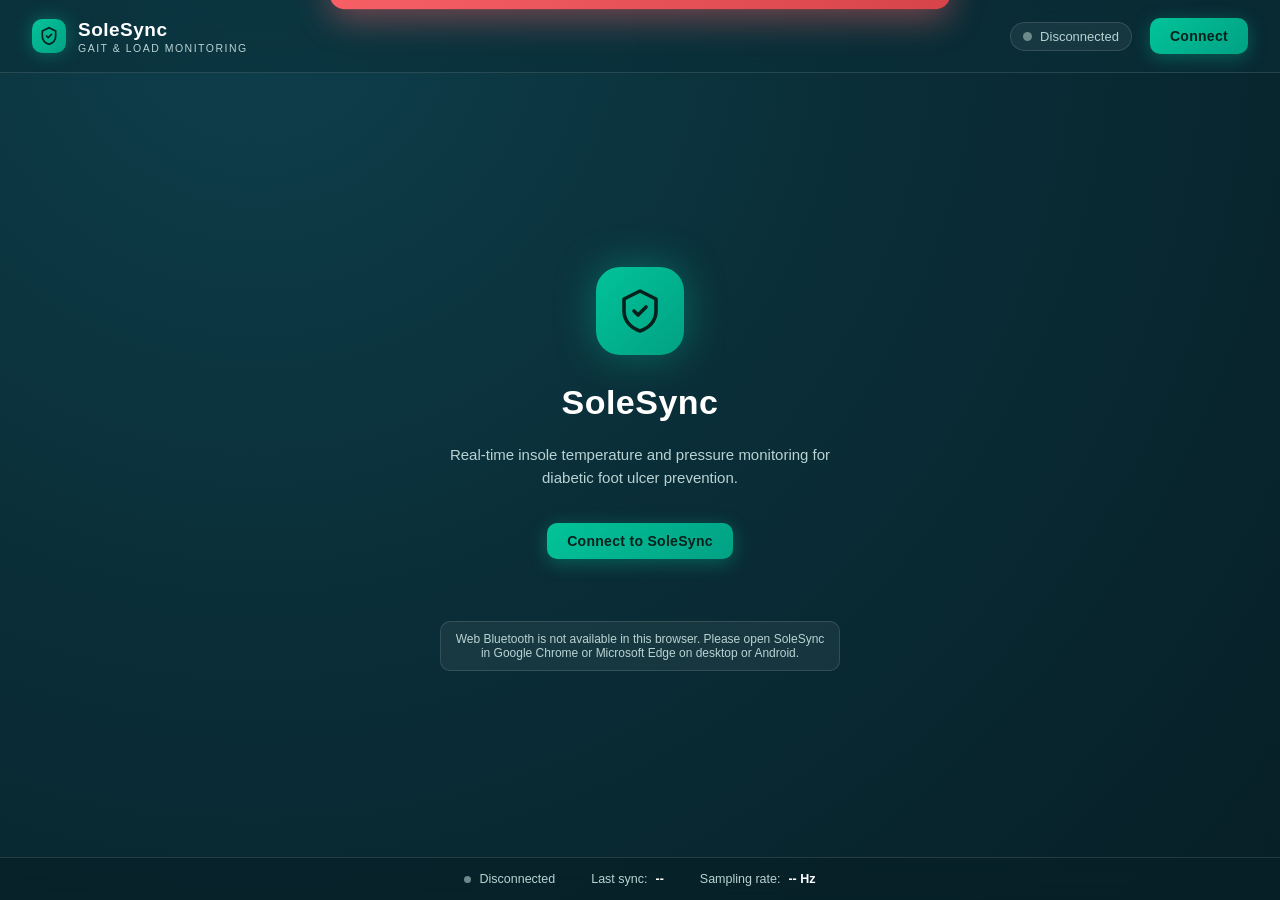
<file: DECAWebsite/solesync.html>
<!DOCTYPE html>
<html lang="en">
<head>
<meta charset="UTF-8">
<meta name="viewport" content="width=device-width, initial-scale=1.0">
<title>SoleSync</title>
<style>
  :root {
    --bg: #0A2E38;
    --bg-deep: #071F26;
    --seafoam: #02C39A;
    --seafoam-dim: #02C39A66;
    --coral: #F96167;
    --coral-dim: #F9616733;
    --text: #FFFFFF;
    --text-dim: #B9D3D3;
    --glass: rgba(255, 255, 255, 0.06);
    --glass-border: rgba(255, 255, 255, 0.12);
  }

  * { box-sizing: border-box; }

  html, body {
    margin: 0;
    padding: 0;
    height: 100%;
    background: radial-gradient(circle at 20% 0%, #0E3F4C 0%, var(--bg) 45%, var(--bg-deep) 100%);
    color: var(--text);
    font-family: 'Segoe UI', -apple-system, BlinkMacSystemFont, Roboto, Helvetica, Arial, sans-serif;
    -webkit-font-smoothing: antialiased;
  }

  body {
    min-height: 100vh;
    display: flex;
    flex-direction: column;
  }

  /* ---------- Top Bar ---------- */
  header.topbar {
    display: flex;
    align-items: center;
    justify-content: space-between;
    padding: 18px 32px;
    border-bottom: 1px solid var(--glass-border);
    background: rgba(10, 46, 56, 0.55);
    backdrop-filter: blur(14px);
    -webkit-backdrop-filter: blur(14px);
    position: sticky;
    top: 0;
    z-index: 50;
  }

  .brand {
    display: flex;
    align-items: center;
    gap: 12px;
  }

  .brand-mark {
    width: 34px;
    height: 34px;
    border-radius: 10px;
    background: linear-gradient(135deg, var(--seafoam), #01A184);
    display: flex;
    align-items: center;
    justify-content: center;
    box-shadow: 0 0 18px var(--seafoam-dim);
    flex-shrink: 0;
  }

  .brand-mark svg { width: 20px; height: 20px; }

  .brand-name {
    font-size: 19px;
    font-weight: 700;
    letter-spacing: 0.5px;
  }

  .brand-sub {
    font-size: 10.5px;
    color: var(--text-dim);
    letter-spacing: 1.5px;
    text-transform: uppercase;
    margin-top: 1px;
  }

  .topbar-right {
    display: flex;
    align-items: center;
    gap: 18px;
  }

  .status-pill {
    display: flex;
    align-items: center;
    gap: 8px;
    font-size: 13px;
    color: var(--text-dim);
    padding: 6px 12px;
    border: 1px solid var(--glass-border);
    border-radius: 20px;
    background: var(--glass);
  }

  .status-dot {
    width: 9px;
    height: 9px;
    border-radius: 50%;
    background: #6B8A8A;
    transition: background 0.3s ease, box-shadow 0.3s ease;
  }

  .status-dot.connected {
    background: var(--seafoam);
    box-shadow: 0 0 10px var(--seafoam);
    animation: pulse-dot 2s infinite;
  }

  @keyframes pulse-dot {
    0%, 100% { box-shadow: 0 0 6px var(--seafoam); }
    50% { box-shadow: 0 0 14px var(--seafoam); }
  }

  button.btn {
    font-family: inherit;
    font-size: 14px;
    font-weight: 600;
    letter-spacing: 0.3px;
    padding: 10px 20px;
    border-radius: 10px;
    border: none;
    cursor: pointer;
    transition: transform 0.15s ease, box-shadow 0.15s ease, opacity 0.15s ease;
  }

  button.btn:active { transform: scale(0.97); }
  button.btn:disabled { opacity: 0.55; cursor: not-allowed; }

  .btn-primary {
    background: linear-gradient(135deg, var(--seafoam), #01A184);
    color: #06201C;
    box-shadow: 0 4px 18px rgba(2, 195, 154, 0.35);
  }

  .btn-primary:hover:not(:disabled) {
    box-shadow: 0 6px 24px rgba(2, 195, 154, 0.5);
  }

  .btn-ghost {
    background: var(--glass);
    color: var(--text);
    border: 1px solid var(--glass-border);
  }

  .btn-ghost:hover { background: rgba(255,255,255,0.1); }

  /* ---------- Main ---------- */
  main {
    flex: 1;
    display: flex;
    flex-direction: column;
    align-items: center;
    padding: 32px 24px 24px;
  }

  /* ---------- Connect Screen ---------- */
  .connect-screen {
    flex: 1;
    display: flex;
    flex-direction: column;
    align-items: center;
    justify-content: center;
    text-align: center;
    gap: 22px;
    padding: 60px 20px;
    width: 100%;
  }

  .connect-logo {
    width: 88px;
    height: 88px;
    border-radius: 24px;
    background: linear-gradient(135deg, var(--seafoam), #01A184);
    display: flex;
    align-items: center;
    justify-content: center;
    box-shadow: 0 0 40px var(--seafoam-dim);
    margin-bottom: 6px;
  }

  .connect-logo svg { width: 48px; height: 48px; }

  .connect-title {
    font-size: 34px;
    font-weight: 800;
    letter-spacing: 0.5px;
  }

  .connect-desc {
    font-size: 15px;
    color: var(--text-dim);
    max-width: 420px;
    line-height: 1.5;
  }

  .connect-btn {
    margin-top: 12px;
    font-size: 16px;
    padding: 16px 38px;
    border-radius: 14px;
  }

  .connect-error {
    color: var(--coral);
    font-size: 13px;
    max-width: 420px;
    min-height: 18px;
  }

  .unsupported-note {
    font-size: 12px;
    color: var(--text-dim);
    max-width: 400px;
    border: 1px solid var(--glass-border);
    background: var(--glass);
    border-radius: 10px;
    padding: 10px 14px;
  }

  /* ---------- Dashboard ---------- */
  .dashboard {
    width: 100%;
    max-width: 980px;
    display: flex;
    flex-direction: column;
    gap: 22px;
  }

  .card-row {
    display: grid;
    grid-template-columns: 1fr 1fr;
    gap: 20px;
  }

  .zone-card {
    position: relative;
    background: var(--glass);
    border: 1px solid var(--glass-border);
    border-radius: 20px;
    backdrop-filter: blur(16px);
    -webkit-backdrop-filter: blur(16px);
    padding: 26px 28px;
    overflow: hidden;
    transition: box-shadow 0.4s ease, border-color 0.4s ease;
  }

  .zone-card.alert {
    border-color: rgba(249, 97, 103, 0.6);
    box-shadow: 0 0 0 1px rgba(249,97,103,0.3), 0 0 40px rgba(249, 97, 103, 0.35);
    animation: glow-pulse 1.6s infinite;
  }

  @keyframes glow-pulse {
    0%, 100% { box-shadow: 0 0 0 1px rgba(249,97,103,0.3), 0 0 24px rgba(249, 97, 103, 0.25); }
    50% { box-shadow: 0 0 0 1px rgba(249,97,103,0.5), 0 0 48px rgba(249, 97, 103, 0.5); }
  }

  .zone-label {
    font-size: 12px;
    text-transform: uppercase;
    letter-spacing: 2px;
    color: var(--text-dim);
    display: flex;
    align-items: center;
    justify-content: space-between;
  }

  .zone-alert-tag {
    font-size: 10px;
    letter-spacing: 1px;
    color: var(--coral);
    background: var(--coral-dim);
    border: 1px solid rgba(249,97,103,0.5);
    padding: 3px 8px;
    border-radius: 6px;
    opacity: 0;
    transition: opacity 0.25s ease;
  }

  .zone-card.alert .zone-alert-tag { opacity: 1; }

  .zone-temp {
    font-size: 56px;
    font-weight: 800;
    margin-top: 8px;
    line-height: 1;
    font-variant-numeric: tabular-nums;
  }

  .zone-temp .unit {
    font-size: 22px;
    font-weight: 500;
    color: var(--text-dim);
    margin-left: 4px;
  }

  .zone-sub {
    margin-top: 10px;
    font-size: 12.5px;
    color: var(--text-dim);
  }

  /* ---------- Pressure Bar ---------- */
  .pressure-card {
    background: var(--glass);
    border: 1px solid var(--glass-border);
    border-radius: 20px;
    backdrop-filter: blur(16px);
    -webkit-backdrop-filter: blur(16px);
    padding: 22px 28px 26px;
  }

  .pressure-head {
    display: flex;
    justify-content: space-between;
    align-items: baseline;
    margin-bottom: 12px;
  }

  .pressure-head .label {
    font-size: 12px;
    text-transform: uppercase;
    letter-spacing: 2px;
    color: var(--text-dim);
  }

  .pressure-head .value {
    font-size: 15px;
    font-weight: 700;
    font-variant-numeric: tabular-nums;
  }

  .pressure-track {
    width: 100%;
    height: 16px;
    border-radius: 8px;
    background: rgba(255,255,255,0.08);
    overflow: hidden;
    border: 1px solid var(--glass-border);
  }

  .pressure-fill {
    height: 100%;
    width: 0%;
    border-radius: 8px;
    background: linear-gradient(90deg, #01A184, var(--seafoam));
    transition: width 0.35s ease, background 0.35s ease;
  }

  .pressure-fill.high {
    background: linear-gradient(90deg, #C4453E, var(--coral));
  }

  /* ---------- Chart ---------- */
  .chart-card {
    background: var(--glass);
    border: 1px solid var(--glass-border);
    border-radius: 20px;
    backdrop-filter: blur(16px);
    -webkit-backdrop-filter: blur(16px);
    padding: 22px 24px 16px;
  }

  .chart-head {
    display: flex;
    justify-content: space-between;
    align-items: center;
    margin-bottom: 6px;
  }

  .chart-head .label {
    font-size: 12px;
    text-transform: uppercase;
    letter-spacing: 2px;
    color: var(--text-dim);
  }

  .legend {
    display: flex;
    gap: 16px;
    font-size: 12px;
    color: var(--text-dim);
  }

  .legend span { display: flex; align-items: center; gap: 6px; }

  .swatch { width: 10px; height: 10px; border-radius: 3px; }
  .swatch.heel { background: var(--seafoam); }
  .swatch.fore { background: var(--coral); }

  canvas#chart {
    width: 100%;
    height: 220px;
    display: block;
  }

  /* ---------- Alert Banner ---------- */
  .alert-banner {
    position: fixed;
    top: 0;
    left: 50%;
    transform: translate(-50%, -110%);
    width: min(92%, 620px);
    background: linear-gradient(135deg, #F96167, #D6444A);
    color: #fff;
    padding: 16px 22px;
    margin-top: 14px;
    border-radius: 14px;
    box-shadow: 0 10px 34px rgba(249, 97, 103, 0.45);
    display: flex;
    align-items: center;
    gap: 12px;
    z-index: 100;
    transition: transform 0.4s cubic-bezier(.34,1.4,.64,1);
    font-size: 14px;
    font-weight: 600;
  }

  .alert-banner.show { transform: translate(-50%, 0); }

  .alert-banner .dot {
    width: 8px; height: 8px; border-radius: 50%;
    background: #fff; flex-shrink: 0;
    animation: pulse-dot 1.2s infinite;
  }

  /* ---------- Status Bar ---------- */
  footer.statusbar {
    display: flex;
    justify-content: center;
    gap: 36px;
    flex-wrap: wrap;
    padding: 14px 24px;
    border-top: 1px solid var(--glass-border);
    background: rgba(7, 31, 38, 0.6);
    backdrop-filter: blur(10px);
    font-size: 12.5px;
    color: var(--text-dim);
  }

  footer.statusbar .item { display: flex; align-items: center; gap: 8px; }

  footer.statusbar .item b { color: var(--text); font-weight: 600; }

  .foot-dot {
    width: 7px; height: 7px; border-radius: 50%;
    background: #6B8A8A;
  }
  .foot-dot.connected { background: var(--seafoam); box-shadow: 0 0 8px var(--seafoam); }

  [hidden] { display: none !important; }

  @media (max-width: 640px) {
    .card-row { grid-template-columns: 1fr; }
    header.topbar { padding: 14px 16px; }
    .brand-name { font-size: 16px; }
    footer.statusbar { gap: 18px; justify-content: flex-start; }
  }
</style>
</head>
<body>

<header class="topbar">
  <div class="brand">
    <div class="brand-mark">
      <svg viewBox="0 0 24 24" fill="none"><path d="M12 2L4 6v6c0 5 3.5 8.5 8 10 4.5-1.5 8-5 8-10V6l-8-4z" stroke="#06201C" stroke-width="2" stroke-linejoin="round" fill="none"/><path d="M9 12l2 2 4-4" stroke="#06201C" stroke-width="2" stroke-linecap="round" stroke-linejoin="round"/></svg>
    </div>
    <div>
      <div class="brand-name">SoleSync</div>
      <div class="brand-sub">Gait &amp; Load Monitoring</div>
    </div>
  </div>
  <div class="topbar-right">
    <div class="status-pill">
      <span class="status-dot" id="topStatusDot"></span>
      <span id="topStatusText">Disconnected</span>
    </div>
    <button class="btn btn-primary" id="topConnectBtn">Connect</button>
  </div>
</header>

<main>

  <!-- Connect Screen -->
  <section class="connect-screen" id="connectScreen">
    <div class="connect-logo">
      <svg viewBox="0 0 24 24" fill="none"><path d="M12 2L4 6v6c0 5 3.5 8.5 8 10 4.5-1.5 8-5 8-10V6l-8-4z" stroke="#06201C" stroke-width="1.8" stroke-linejoin="round" fill="none"/><path d="M9 12l2 2 4-4" stroke="#06201C" stroke-width="1.8" stroke-linecap="round" stroke-linejoin="round"/></svg>
    </div>
    <div class="connect-title">SoleSync</div>
    <div class="connect-desc">Real-time insole temperature and pressure monitoring for diabetic foot ulcer prevention.</div>
    <button class="btn btn-primary connect-btn" id="mainConnectBtn">Connect to SoleSync</button>
    <div class="connect-error" id="connectError"></div>
    <div class="unsupported-note" id="unsupportedNote" hidden>
      Web Bluetooth is not available in this browser. Please open SoleSync in Google Chrome or Microsoft Edge on desktop or Android.
    </div>
  </section>

  <!-- Dashboard -->
  <section class="dashboard" id="dashboard" hidden>

    <div class="card-row">
      <div class="zone-card" id="heelCard">
        <div class="zone-label">
          <span>Heel Zone</span>
          <span class="zone-alert-tag">TEMP ALERT</span>
        </div>
        <div class="zone-temp"><span id="heelTemp">--</span><span class="unit">&deg;C</span></div>
        <div class="zone-sub">Plantar heel sensor &middot; T1</div>
      </div>

      <div class="zone-card" id="foreCard">
        <div class="zone-label">
          <span>Forefoot Zone</span>
          <span class="zone-alert-tag">TEMP ALERT</span>
        </div>
        <div class="zone-temp"><span id="foreTemp">--</span><span class="unit">&deg;C</span></div>
        <div class="zone-sub">Plantar forefoot sensor &middot; T2</div>
      </div>
    </div>

    <div class="pressure-card">
      <div class="pressure-head">
        <span class="label">Heel Pressure</span>
        <span class="value" id="pressureValue">--</span>
      </div>
      <div class="pressure-track">
        <div class="pressure-fill" id="pressureFill"></div>
      </div>
    </div>

    <div class="chart-card">
      <div class="chart-head">
        <span class="label">Temperature Trend</span>
        <div class="legend">
          <span><span class="swatch heel"></span>Heel</span>
          <span><span class="swatch fore"></span>Forefoot</span>
        </div>
      </div>
      <canvas id="chart"></canvas>
    </div>

  </section>

</main>

<div class="alert-banner" id="alertBanner">
  <span class="dot"></span>
  <span id="alertBannerText">Alert</span>
</div>

<footer class="statusbar">
  <div class="item"><span class="foot-dot" id="footDot"></span><span id="footConn">Disconnected</span></div>
  <div class="item">Last sync: <b id="footSync">--</b></div>
  <div class="item">Sampling rate: <b id="footRate">-- Hz</b></div>
</footer>

<script>
(() => {
  'use strict';

  const SERVICE_UUID = '4fafc201-1fb5-459e-8fcc-c5c9c331914b';
  const CHAR_UUID = 'beb5483e-36e1-4688-b7f5-ea07361b26a8';
  const DEVICE_NAME = 'SoleSync';
  const HISTORY_LEN = 60;

  const el = (id) => document.getElementById(id);

  const topStatusDot = el('topStatusDot');
  const topStatusText = el('topStatusText');
  const topConnectBtn = el('topConnectBtn');
  const mainConnectBtn = el('mainConnectBtn');
  const connectScreen = el('connectScreen');
  const connectError = el('connectError');
  const unsupportedNote = el('unsupportedNote');
  const dashboard = el('dashboard');

  const heelCard = el('heelCard');
  const foreCard = el('foreCard');
  const heelTemp = el('heelTemp');
  const foreTemp = el('foreTemp');

  const pressureValue = el('pressureValue');
  const pressureFill = el('pressureFill');

  const alertBanner = el('alertBanner');
  const alertBannerText = el('alertBannerText');

  const footDot = el('footDot');
  const footConn = el('footConn');
  const footSync = el('footSync');
  const footRate = el('footRate');

  const canvas = el('chart');
  const ctx = canvas.getContext('2d');

  let device = null;
  let server = null;
  let characteristic = null;
  let connected = false;

  let heelHistory = [];
  let foreHistory = [];

  let alertTimer = null;
  let lastSampleTime = null;
  let sampleIntervals = [];

  const bleSupported = 'bluetooth' in navigator;

  function setConnectedUI(isConnected) {
    connected = isConnected;
    topStatusDot.classList.toggle('connected', isConnected);
    footDot.classList.toggle('connected', isConnected);
    topStatusText.textContent = isConnected ? 'Connected' : 'Disconnected';
    footConn.textContent = isConnected ? 'BLE Connected' : 'BLE Disconnected';
    topConnectBtn.textContent = isConnected ? 'Disconnect' : 'Connect';
    connectScreen.hidden = isConnected;
    dashboard.hidden = !isConnected;

    if (!isConnected) {
      footRate.textContent = '-- Hz';
      footSync.textContent = '--';
      heelTemp.textContent = '--';
      foreTemp.textContent = '--';
      pressureValue.textContent = '--';
      pressureFill.style.width = '0%';
      heelHistory = [];
      foreHistory = [];
      drawChart();
    }
  }

  function showError(msg) {
    connectError.textContent = msg;
  }

  async function connectBLE() {
    if (!bleSupported) {
      unsupportedNote.hidden = false;
      return;
    }
    showError('');
    topConnectBtn.disabled = true;
    mainConnectBtn.disabled = true;
    try {
      device = await navigator.bluetooth.requestDevice({
        filters: [{ name: DEVICE_NAME, services: [SERVICE_UUID] }],
        optionalServices: [SERVICE_UUID]
      });

      device.addEventListener('gattserverdisconnected', onDisconnected);

      server = await device.gatt.connect();
      const service = await server.getPrimaryService(SERVICE_UUID);
      characteristic = await service.getCharacteristic(CHAR_UUID);

      await characteristic.startNotifications();
      characteristic.addEventListener('characteristicvaluechanged', onData);

      setConnectedUI(true);
    } catch (err) {
      console.error(err);
      showError(err.message || 'Failed to connect. Ensure the device is powered on and in range.');
      setConnectedUI(false);
    } finally {
      topConnectBtn.disabled = false;
      mainConnectBtn.disabled = false;
    }
  }

  async function disconnectBLE() {
    if (device && device.gatt.connected) {
      device.gatt.disconnect();
    } else {
      onDisconnected();
    }
  }

  function onDisconnected() {
    setConnectedUI(false);
    characteristic = null;
    server = null;
  }

  function parsePayload(str) {
    const out = {};
    str.split(',').forEach(pair => {
      const [rawKey, rawVal] = pair.split(':');
      if (rawKey === undefined || rawVal === undefined) return;
      out[rawKey.trim()] = parseFloat(rawVal.trim());
    });
    return out;
  }

  function onData(event) {
    const value = event.target.value;
    const decoder = new TextDecoder('utf-8');
    const str = decoder.decode(value);
    const data = parsePayload(str);
    if (data.T1 === undefined || data.T2 === undefined) return;

    updateSamplingRate();
    updateReadout(data);
  }

  function updateSamplingRate() {
    const now = performance.now();
    if (lastSampleTime !== null) {
      const delta = now - lastSampleTime;
      if (delta > 0) {
        sampleIntervals.push(delta);
        if (sampleIntervals.length > 10) sampleIntervals.shift();
        const avg = sampleIntervals.reduce((a, b) => a + b, 0) / sampleIntervals.length;
        const hz = 1000 / avg;
        footRate.textContent = hz >= 10 ? `${hz.toFixed(0)} Hz` : `${hz.toFixed(1)} Hz`;
      }
    }
    lastSampleTime = now;
  }

  function updateReadout(data) {
    const t1 = data.T1;
    const t2 = data.T2;
    const p = data.P !== undefined ? data.P : 0;
    const tAlert = data.TALERT === 1;
    const pAlert = data.PALERT === 1;

    heelTemp.textContent = t1.toFixed(1);
    foreTemp.textContent = t2.toFixed(1);
    pressureValue.textContent = `${Math.round(p)} / 4095`;

    const pct = Math.max(0, Math.min(100, (p / 4095) * 100));
    pressureFill.style.width = pct + '%';
    pressureFill.classList.toggle('high', p > 3000);

    heelCard.classList.toggle('alert', tAlert);
    foreCard.classList.toggle('alert', tAlert);

    heelHistory.push(t1);
    foreHistory.push(t2);
    if (heelHistory.length > HISTORY_LEN) heelHistory.shift();
    if (foreHistory.length > HISTORY_LEN) foreHistory.shift();

    if (tAlert || pAlert) {
      let msg;
      if (tAlert && pAlert) msg = 'Temperature and pressure thresholds exceeded';
      else if (tAlert) msg = 'Temperature threshold exceeded';
      else msg = 'Pressure threshold exceeded';
      showAlertBanner(msg);
    }

    const now = new Date();
    footSync.textContent = now.toLocaleTimeString([], { hour: '2-digit', minute: '2-digit', second: '2-digit' });
  }

  function showAlertBanner(msg) {
    alertBannerText.textContent = msg;
    alertBanner.classList.add('show');
    if (alertTimer) clearTimeout(alertTimer);
    alertTimer = setTimeout(() => {
      alertBanner.classList.remove('show');
    }, 5000);
  }

  function resizeCanvas() {
    const rect = canvas.getBoundingClientRect();
    const dpr = window.devicePixelRatio || 1;
    canvas.width = rect.width * dpr;
    canvas.height = 220 * dpr;
    ctx.setTransform(dpr, 0, 0, dpr, 0, 0);
  }

  function drawChart() {
    const rect = canvas.getBoundingClientRect();
    const w = rect.width;
    const h = 220;
    ctx.clearRect(0, 0, w, h);

    const padding = { top: 14, right: 14, bottom: 22, left: 40 };
    const plotW = w - padding.left - padding.right;
    const plotH = h - padding.top - padding.bottom;

    const allVals = heelHistory.concat(foreHistory);
    let minV = allVals.length ? Math.min(...allVals) : 25;
    let maxV = allVals.length ? Math.max(...allVals) : 40;
    if (maxV - minV < 4) {
      const mid = (maxV + minV) / 2;
      minV = mid - 2;
      maxV = mid + 2;
    }
    minV -= 1;
    maxV += 1;

    ctx.strokeStyle = 'rgba(255,255,255,0.08)';
    ctx.lineWidth = 1;
    ctx.fillStyle = 'rgba(185,211,211,0.55)';
    ctx.font = '10px Segoe UI, sans-serif';
    ctx.textAlign = 'right';
    ctx.textBaseline = 'middle';

    const gridLines = 4;
    for (let i = 0; i <= gridLines; i++) {
      const y = padding.top + (plotH / gridLines) * i;
      ctx.beginPath();
      ctx.moveTo(padding.left, y);
      ctx.lineTo(w - padding.right, y);
      ctx.stroke();
      const val = maxV - ((maxV - minV) / gridLines) * i;
      ctx.fillText(val.toFixed(0) + '°', padding.left - 8, y);
    }

    function plotLine(data, color) {
      if (data.length < 2) return;
      ctx.beginPath();
      ctx.strokeStyle = color;
      ctx.lineWidth = 2.2;
      ctx.lineJoin = 'round';
      ctx.lineCap = 'round';
      const n = HISTORY_LEN;
      const startIdx = n - data.length;
      data.forEach((val, i) => {
        const x = padding.left + ((startIdx + i) / (n - 1)) * plotW;
        const y = padding.top + plotH - ((val - minV) / (maxV - minV)) * plotH;
        if (i === 0) ctx.moveTo(x, y);
        else ctx.lineTo(x, y);
      });
      ctx.stroke();

      const lastVal = data[data.length - 1];
      const lastX = padding.left + ((n - 1) / (n - 1)) * plotW;
      const lastY = padding.top + plotH - ((lastVal - minV) / (maxV - minV)) * plotH;
      ctx.beginPath();
      ctx.fillStyle = color;
      ctx.arc(lastX, lastY, 3, 0, Math.PI * 2);
      ctx.fill();
    }

    plotLine(heelHistory, '#02C39A');
    plotLine(foreHistory, '#F96167');

    if (heelHistory.length === 0) {
      ctx.fillStyle = 'rgba(185,211,211,0.4)';
      ctx.textAlign = 'center';
      ctx.font = '13px Segoe UI, sans-serif';
      ctx.fillText('Awaiting sensor data…', w / 2, h / 2);
    }
  }

  window.addEventListener('resize', () => {
    resizeCanvas();
    drawChart();
  });

  setInterval(() => {
    if (connected) drawChart();
  }, 500);

  topConnectBtn.addEventListener('click', () => {
    if (connected) {
      disconnectBLE();
    } else {
      connectBLE();
    }
  });

  mainConnectBtn.addEventListener('click', connectBLE);

  if (!bleSupported) {
    unsupportedNote.hidden = false;
  }

  resizeCanvas();
  drawChart();
})();
</script>

</body>
</html>
</file>
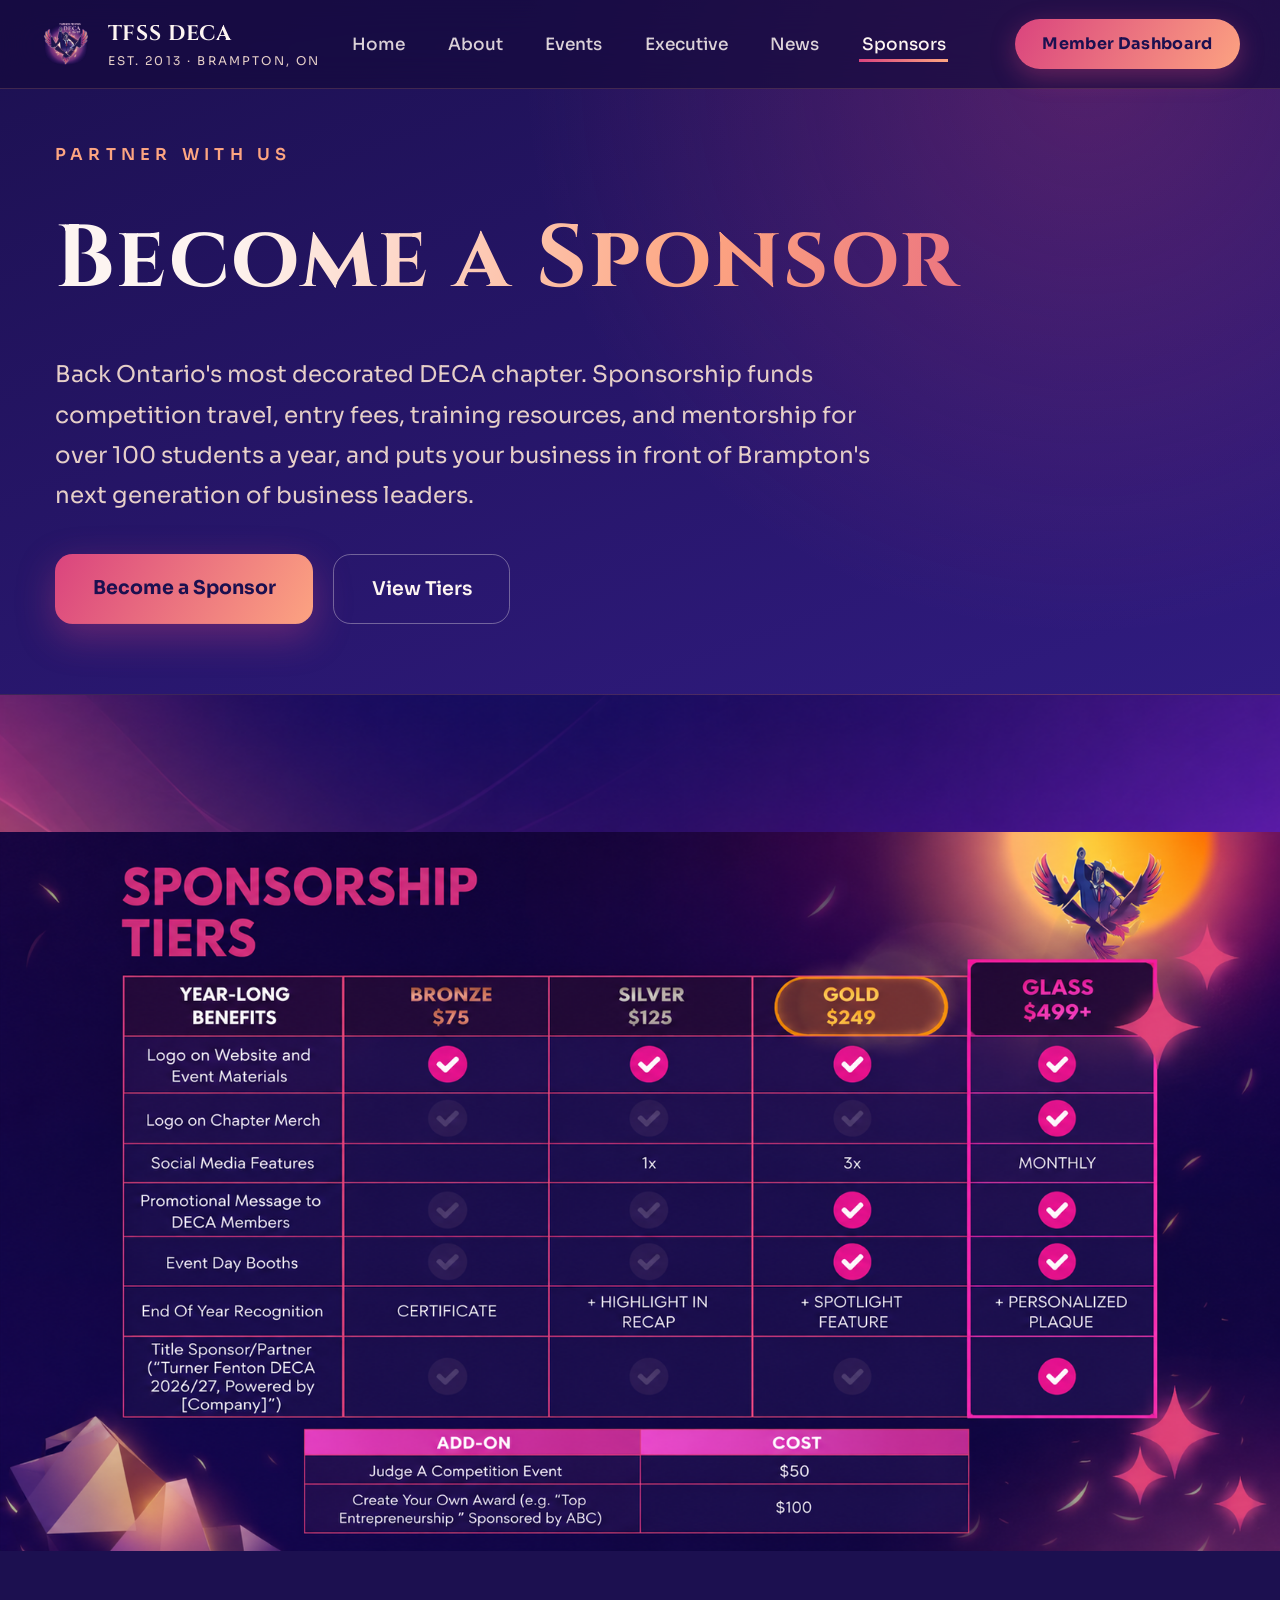
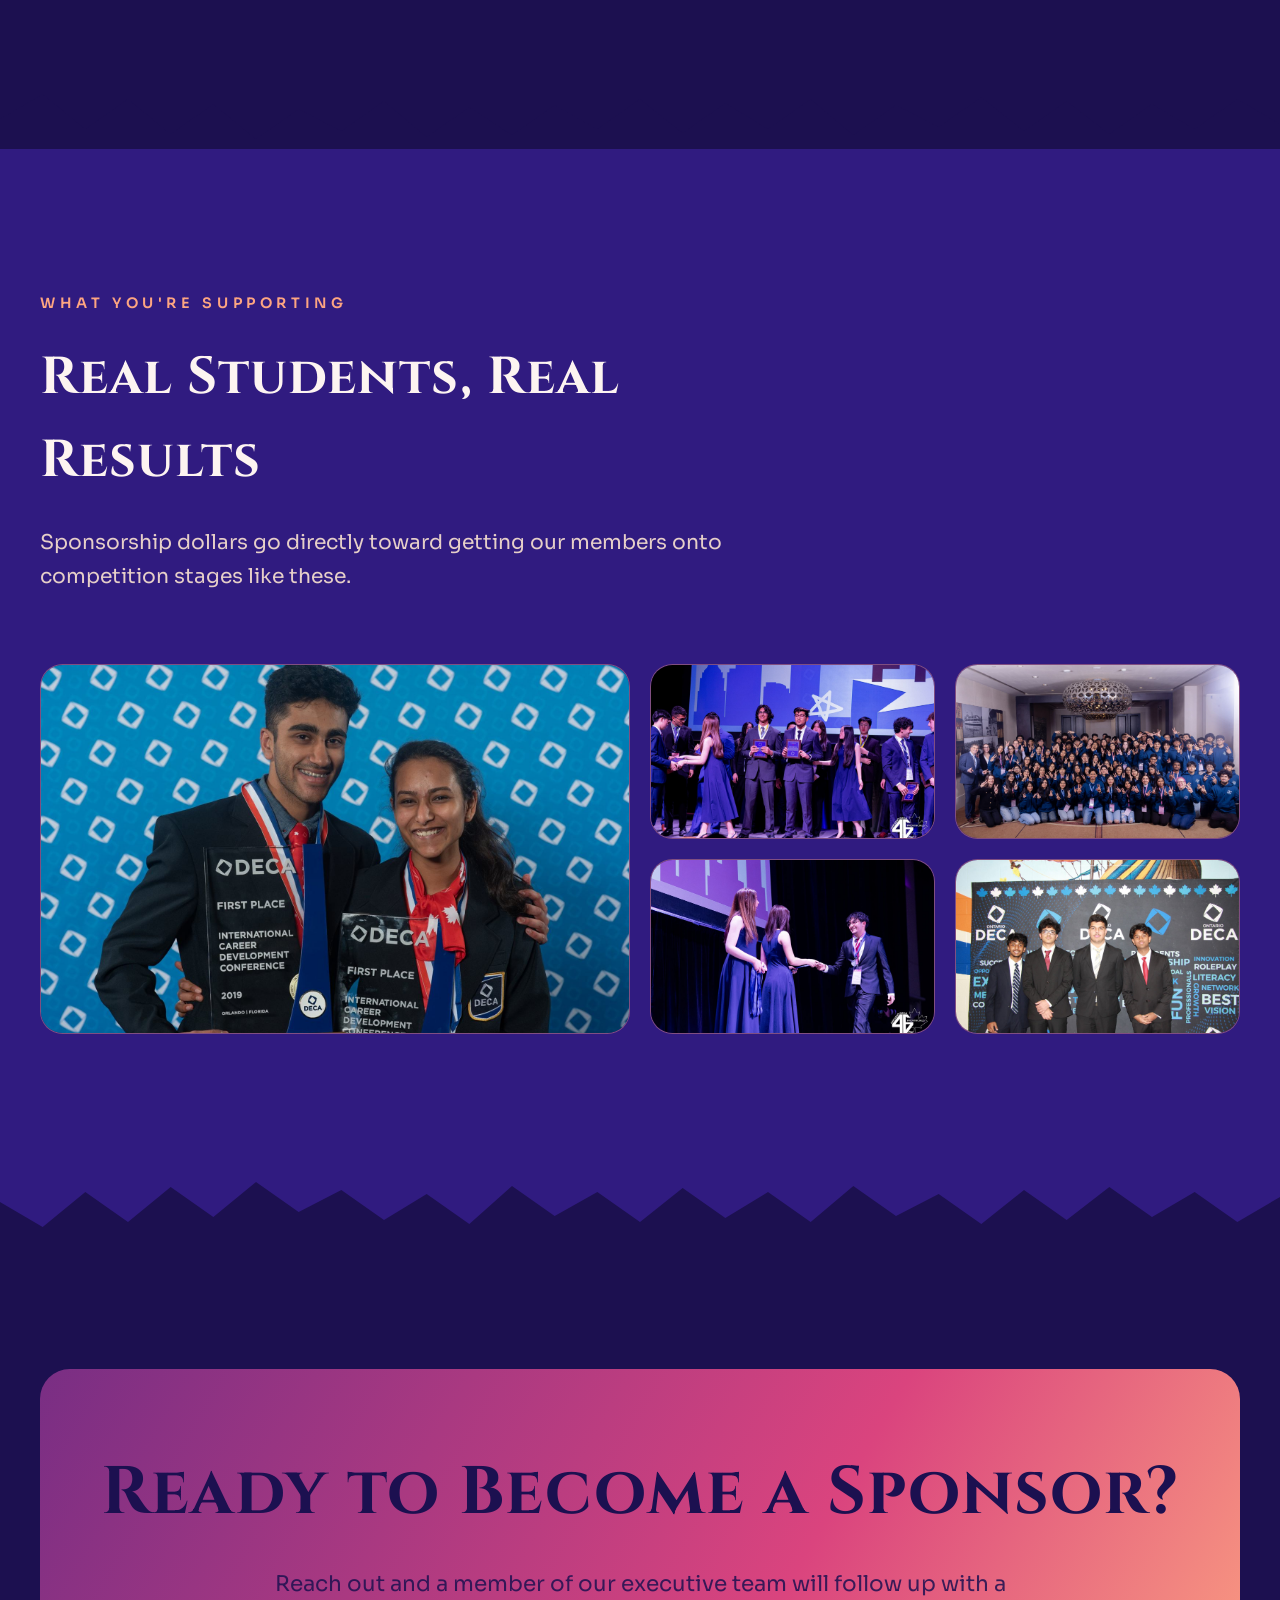
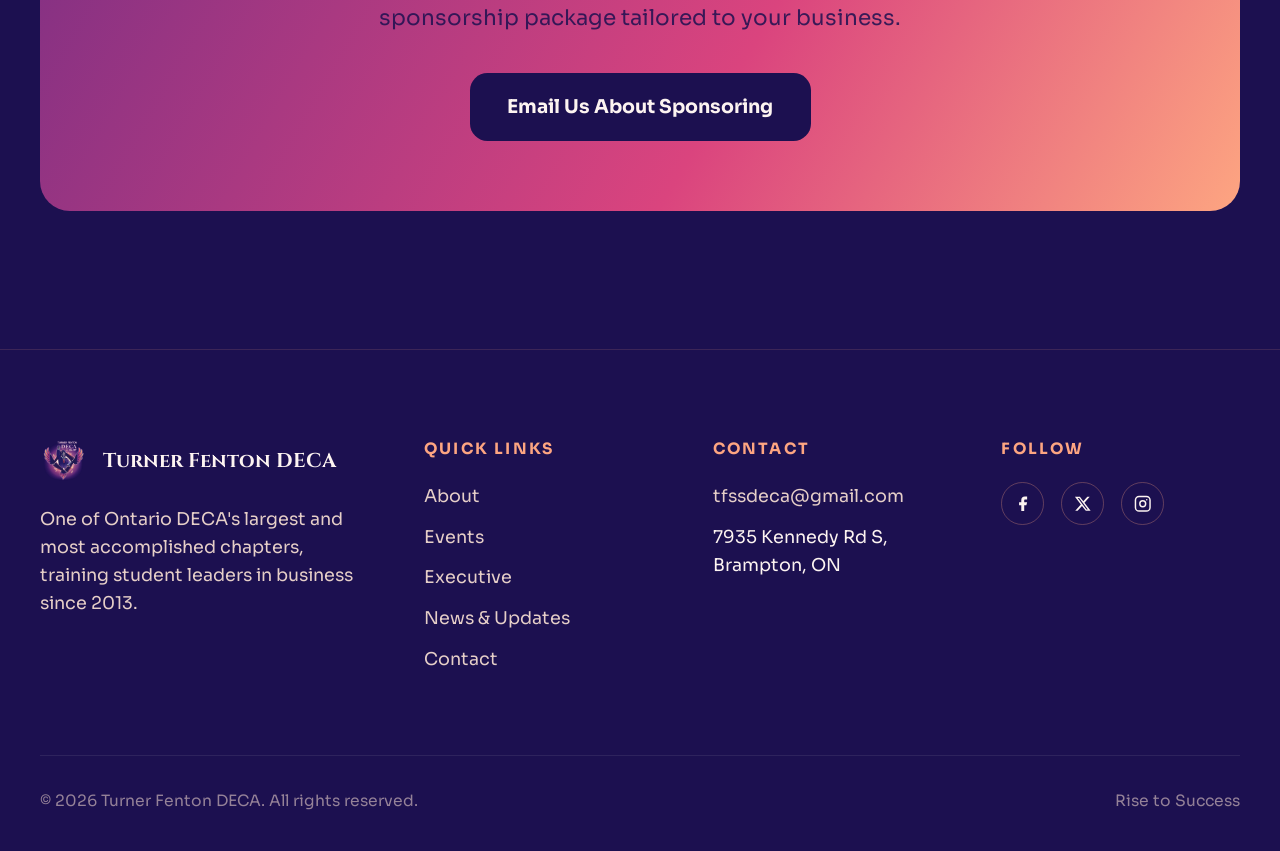
<file: DECAWebsite/sponsors.html>
<!DOCTYPE html>
<html lang="en">
<head>
<meta charset="UTF-8">
<meta name="viewport" content="width=device-width, initial-scale=1.0">
<title>Sponsors | Turner Fenton DECA</title>
<meta name="description" content="Become a sponsor of Turner Fenton DECA and help fund competition travel, resources, and mentorship for over 100 students a year.">
<link rel="preconnect" href="https://fonts.googleapis.com">
<link rel="preconnect" href="https://fonts.gstatic.com" crossorigin>
<link rel="stylesheet" href="assets/styles.css">
</head>
<body>

<div id="pageTransitionOverlay" class="page-transition" aria-hidden="true">
  <div class="pt-embers"></div>
  <img src="assets/logo.png" alt="" class="pt-logo">
</div>
<noscript><style>.page-transition{display:none !important;}</style></noscript>

<header>
  <nav>
    <a href="index.html" class="brand">
      <img src="assets/logo.png" alt="Turner Fenton DECA crest, a knight-in-a-suit phoenix hybrid">
      <span class="brand-text"><span>TFSS DECA</span><small>Est. 2013 · Brampton, ON</small></span>
    </a>
    <button class="burger" id="burger" aria-label="Toggle menu" aria-expanded="false" aria-controls="navLinks">
      <span></span><span></span><span></span>
    </button>
    <ul class="navlinks" id="navLinks">
      <li><a href="index.html">Home</a></li>
      <li><a href="about.html">About</a></li>
      <li><a href="events.html">Events</a></li>
      <li><a href="executive.html">Executive</a></li>
      <li><a href="news.html">News</a></li>
      <li><a href="sponsors.html" class="active">Sponsors</a></li>
      <li><a class="nav-cta-mobile" href="dashboard.html">Member Dashboard</a></li>
    </ul>
    <a class="nav-cta" href="dashboard.html">Member Dashboard</a>
  </nav>
</header>

<section class="page-hero">
  <div class="wrap">
    <span class="eyebrow">Partner with us</span>
    <h1 class="gradient-text">Become a Sponsor</h1>
    <p>Back Ontario's most decorated DECA chapter. Sponsorship funds competition travel, entry fees, training resources, and mentorship for over 100 students a year, and puts your business in front of Brampton's next generation of business leaders.</p>
    <div class="hero-ctas" style="margin-top:30px;">
      <a class="btn-primary" href="mailto:tfssdeca@gmail.com?subject=Sponsorship%20Inquiry">Become a Sponsor</a>
      <a class="btn-ghost" href="#tiers">View Tiers</a>
    </div>
  </div>
</section>

<section class="section" id="tiers">
  <div class="full-bleed tier-image-card">
    <img src="assets/images/sponsorship-tiers.png" alt="Turner Fenton DECA sponsorship tiers: Bronze $75, Silver $125, Gold $249, and Glass $499+, with year-long benefits and add-on options listed for each.">
  </div>
</section>

<svg class="flame-divider on-deep2" viewBox="0 0 1200 60" preserveAspectRatio="none" xmlns="http://www.w3.org/2000/svg" aria-hidden="true">
  <path d="M0,60 L0,30 L40,5 L80,40 L120,10 L160,45 L200,15 L240,50 L280,20 L320,42 L360,12 L400,48 L440,18 L480,46 L520,16 L560,40 L600,10 L640,44 L680,14 L720,40 L760,10 L800,46 L840,16 L880,38 L920,8 L960,42 L1000,12 L1040,45 L1080,15 L1120,40 L1160,10 L1200,35 L1200,60 Z"></path>
</svg>

<section class="section" style="background:var(--deep2);">
  <div class="wrap">
    <div class="section-head">
      <span class="eyebrow">What you're supporting</span>
      <h2>Real Students, Real Results</h2>
      <p>Sponsorship dollars go directly toward getting our members onto competition stages like these.</p>
    </div>
    <div class="collage">
      <div class="card big"><img src="assets/images/chapter-icdc-champions.jpg" alt="Turner Fenton DECA members holding first place trophies at the International Career Development Conference"></div>
      <div class="card"><img src="assets/images/chapter-provincial-champions.jpg" alt="Turner Fenton DECA members holding provincial champion plaques"></div>
      <div class="card"><img src="assets/images/chapter-podium-group.jpg" alt="Turner Fenton DECA members on stage at Ontario DECA Provincials"></div>
      <div class="card"><img src="assets/images/chapter-award-exchange.jpg" alt="Turner Fenton DECA members exchanging awards on stage"></div>
      <div class="card"><img src="assets/images/chapter-conference-group.jpg" alt="Turner Fenton DECA members at an Ontario DECA conference"></div>
    </div>
  </div>
</section>

<svg class="flame-divider" viewBox="0 0 1200 60" preserveAspectRatio="none" xmlns="http://www.w3.org/2000/svg" aria-hidden="true">
  <path d="M0,0 L0,30 L40,55 L80,20 L120,50 L160,15 L200,45 L240,10 L280,40 L320,18 L360,48 L400,22 L440,52 L480,14 L520,44 L560,20 L600,50 L640,16 L680,46 L720,20 L760,50 L800,14 L840,44 L880,22 L920,52 L960,18 L1000,48 L1040,15 L1080,45 L1120,20 L1160,50 L1200,25 L1200,0 Z"></path>
</svg>

<section class="section">
  <div class="wrap">
    <div class="cta-band">
      <h3>Ready to Become a Sponsor?</h3>
      <p>Reach out and a member of our executive team will follow up with a sponsorship package tailored to your business.</p>
      <a class="btn-primary" href="mailto:tfssdeca@gmail.com?subject=Sponsorship%20Inquiry">Email Us About Sponsoring</a>
    </div>
  </div>
</section>

<footer>
  <div class="wrap">
    <div class="foot-grid">
      <div>
        <div class="foot-brand">
          <img src="assets/logo.png" alt="Turner Fenton DECA crest">
          <span>Turner Fenton DECA</span>
        </div>
        <p>One of Ontario DECA's largest and most accomplished chapters, training student leaders in business since 2013.</p>
      </div>
      <div>
        <h5>Quick Links</h5>
        <ul>
          <li><a href="about.html">About</a></li>
          <li><a href="events.html">Events</a></li>
          <li><a href="executive.html">Executive</a></li>
          <li><a href="news.html">News &amp; Updates</a></li>
          <li><a href="contact.html">Contact</a></li>
        </ul>
      </div>
      <div>
        <h5>Contact</h5>
        <ul>
          <li><a href="mailto:tfssdeca@gmail.com">tfssdeca@gmail.com</a></li>
          <li>7935 Kennedy Rd S,<br>Brampton, ON</li>
        </ul>
      </div>
      <div>
        <h5>Follow</h5>
        <div class="foot-social">
          <a href="https://www.facebook.com/TFSSDECA/" aria-label="Facebook" target="_blank" rel="noopener">
            <svg width="14" height="14" viewBox="0 0 24 24" fill="currentColor" aria-hidden="true"><path d="M18 2h-3a5 5 0 0 0-5 5v3H7v4h3v8h4v-8h3l1-4h-4V7a1 1 0 0 1 1-1h3z"/></svg>
          </a>
          <a href="https://x.com/tfssdeca" aria-label="X (Twitter)" target="_blank" rel="noopener">
            <svg width="14" height="14" viewBox="0 0 24 24" fill="currentColor" aria-hidden="true"><path d="M18.244 2.25h3.308l-7.227 8.26 8.502 11.24H16.17l-5.214-6.817L4.99 21.75H1.68l7.73-8.835L1.254 2.25H8.08l4.713 6.231zm-1.161 17.52h1.833L7.084 4.126H5.117z"/></svg>
          </a>
          <a href="https://www.instagram.com/tfssdeca/" aria-label="Instagram" target="_blank" rel="noopener">
            <svg width="14" height="14" viewBox="0 0 24 24" fill="none" stroke="currentColor" stroke-width="2" aria-hidden="true"><rect x="2" y="2" width="20" height="20" rx="5"/><circle cx="12" cy="12" r="4"/><circle cx="17.5" cy="6.5" r="1" fill="currentColor" stroke="none"/></svg>
          </a>
        </div>
      </div>
    </div>
    <div class="foot-bottom">
      <span>© 2026 Turner Fenton DECA. All rights reserved.</span>
      <span>Rise to Success</span>
    </div>
  </div>
</footer>

<script src="assets/motion.js"></script>
</body>
</html>
</file>
<file: DECAWebsite/assets/styles.css>
@import url('https://fonts.googleapis.com/css2?family=Cinzel:wght@500;600;700;900&family=Sora:wght@300;400;500;600;700;800&display=swap');

/* ═══════════════════════════════════════════════════
   Turner Fenton DECA: "Rise to Success" design system
   ═══════════════════════════════════════════════════ */

:root{
  --deep:    #1c1050;
  --deep2:   #301b80;
  --purple:  #792e84;
  --magenta: #da447e;
  --peach:   #fda581;
  --blush:   #e6cfc8;
  --cream:   #fdf4f1;

  --card-bg:     rgba(121,46,132,0.22);
  --card-border: rgba(253,165,129,0.35);
  --shadow:      0 20px 50px rgba(9,4,32,0.45);
  --ease:        cubic-bezier(0.22,1,0.36,1);
}

*{box-sizing:border-box; margin:0; padding:0;}
html{scroll-behavior:smooth;}
@media (min-width:900px){
  html{zoom:1.25;}
}
body{
  font-family:'Sora', sans-serif;
  background:var(--deep) url('images/allbg.png') center top / cover no-repeat fixed;
  color:var(--cream);
  overflow-x:hidden;
  line-height:1.6;
}
a{color:inherit; text-decoration:none;}
img{max-width:100%; display:block;}
ul{list-style:none;}
h1,h2,h3,h4{font-family:'Cinzel', serif; letter-spacing:.02em; font-weight:700;}

.wrap{max-width:1180px; margin:0 auto; padding:0 32px;}

.eyebrow{
  font-family:'Sora',sans-serif;
  font-size:.72rem;
  letter-spacing:.32em;
  text-transform:uppercase;
  color:var(--peach);
  font-weight:600;
}

.gradient-text{
  background:linear-gradient(100deg, var(--cream) 15%, var(--peach) 55%, var(--magenta) 100%);
  -webkit-background-clip:text; background-clip:text; color:transparent;
}

/* ── FOCUS STATES ─────────────────────────────────── */
a:focus-visible,
button:focus-visible,
input:focus-visible,
textarea:focus-visible{
  outline:2.5px solid var(--peach);
  outline-offset:3px;
  border-radius:6px;
}

/* ── BUTTONS ──────────────────────────────────────── */
.btn-primary{
  display:inline-block;
  background-image:linear-gradient(120deg, var(--magenta), var(--peach), var(--magenta));
  background-size:220% 100%;
  background-position:0% 50%;
  color:var(--deep);
  font-weight:700;
  padding:15px 30px;
  border-radius:14px;
  box-shadow:0 10px 30px rgba(218,68,126,.35);
  border:none;
  cursor:pointer;
  font-size:.95rem;
  transition:transform .22s var(--ease), box-shadow .22s var(--ease), background-position .5s ease;
}
.btn-primary:hover{
  transform:translateY(-3px);
  box-shadow:0 16px 40px rgba(218,68,126,.5);
  background-position:100% 50%;
}
.btn-primary:active{transform:translateY(-1px) scale(.97); box-shadow:0 8px 22px rgba(218,68,126,.4);}
.btn-primary:focus-visible{outline:2.5px solid var(--cream); outline-offset:3px; box-shadow:0 0 0 5px rgba(253,165,129,.35);}

.btn-ghost{
  display:inline-block;
  border:1.5px solid rgba(253,244,241,0.35);
  background-color:transparent;
  color:var(--cream);
  padding:15px 30px;
  border-radius:14px;
  font-weight:600;
  font-size:.95rem;
  transition:border-color .22s var(--ease), background-color .22s var(--ease), transform .22s var(--ease), box-shadow .22s var(--ease);
}
.btn-ghost:hover{
  border-color:var(--peach);
  background-color:rgba(253,165,129,0.08);
  transform:translateY(-3px);
  box-shadow:0 12px 30px rgba(253,165,129,.18);
}
.btn-ghost:active{transform:translateY(-1px) scale(.97);}
.btn-ghost:focus-visible{outline:2.5px solid var(--peach); outline-offset:3px; box-shadow:0 0 0 5px rgba(253,165,129,.25);}

/* ── HEADER / NAV ─────────────────────────────────── */
header{
  position:fixed; top:0; left:0; right:0; z-index:500;
  background:rgba(21,10,61,0.72);
  backdrop-filter:blur(14px);
  -webkit-backdrop-filter:blur(14px);
  border-bottom:1px solid rgba(253,165,129,0.18);
}
nav{
  display:flex; align-items:center; justify-content:space-between;
  max-width:1180px; margin:0 auto; padding:14px 32px;
  gap:20px;
}
.brand{display:flex; align-items:center; gap:12px; flex-shrink:0; border-radius:10px;}
.brand img{height:42px; width:42px; object-fit:contain; transition:transform .35s var(--ease), filter .35s var(--ease);}
.brand:hover img{transform:rotate(-8deg) scale(1.08); filter:drop-shadow(0 0 10px rgba(253,165,129,.55));}
.brand:focus-visible{outline:2.5px solid var(--peach); outline-offset:4px;}
.brand-text{display:flex; flex-direction:column;}
.brand-text span{font-family:'Cinzel',serif; font-weight:700; font-size:1.05rem; letter-spacing:.04em; color:var(--cream);}
.brand-text small{font-family:'Sora'; font-weight:400; font-size:.6rem; letter-spacing:.18em; color:var(--blush); text-transform:uppercase;}

.navlinks{display:flex; gap:30px; font-size:.85rem; font-weight:500; align-items:center;}
.navlinks a{position:relative; padding:6px 2px; color:var(--cream); opacity:.85; transition:opacity .2s;}
.navlinks a:hover{opacity:1;}
.navlinks a::after{
  content:''; position:absolute; left:0; bottom:0; height:2px; width:0%;
  background:linear-gradient(90deg,var(--magenta),var(--peach));
  transition:width .2s ease;
}
.navlinks a:hover::after,
.navlinks a.active::after{width:100%;}
.navlinks a.active{opacity:1;}

.nav-cta{
  background-image:linear-gradient(120deg, var(--magenta), var(--peach), var(--magenta));
  background-size:220% 100%;
  background-position:0% 50%;
  color:var(--deep); font-weight:700; font-size:.8rem;
  padding:10px 22px; border-radius:999px; letter-spacing:.02em;
  box-shadow:0 6px 20px rgba(218,68,126,0.35);
  flex-shrink:0;
  white-space:nowrap;
  transition:background-position .5s ease, box-shadow .22s ease, transform .22s ease;
}
.nav-cta:hover{background-position:100% 50%; transform:translateY(-2px); box-shadow:0 10px 26px rgba(218,68,126,.5);}
.nav-cta:active{transform:translateY(0) scale(.97);}
.nav-cta:focus-visible{outline:2.5px solid var(--cream); outline-offset:3px;}

.nav-cta-mobile{display:none;}

.burger{
  display:none; flex-direction:column; gap:5px;
  background:none; border:none; cursor:pointer; padding:6px;
}
.burger span{display:block; width:22px; height:2px; background:var(--cream); border-radius:2px; transition:transform .25s ease, opacity .25s ease;}
.burger[aria-expanded="true"] span:nth-child(1){transform:translateY(7px) rotate(45deg);}
.burger[aria-expanded="true"] span:nth-child(2){opacity:0;}
.burger[aria-expanded="true"] span:nth-child(3){transform:translateY(-7px) rotate(-45deg);}

/* ── PAGE TRANSITION OVERLAY ──────────────────────── */
.page-transition{
  position:fixed; inset:0; z-index:9999;
  display:flex; align-items:center; justify-content:center;
  background:linear-gradient(160deg, var(--deep) 0%, var(--deep2) 55%, var(--purple) 100%);
  opacity:1; pointer-events:auto;
  transition:opacity .4s ease;
}
.page-transition.closing{opacity:0;}
.page-transition.hidden{opacity:0; visibility:hidden; pointer-events:none;}
.pt-embers{position:absolute; inset:0; overflow:hidden;}
.pt-logo{
  width:92px; height:92px; object-fit:contain; position:relative; z-index:2;
  transform:scale(.85); opacity:0;
  transition:transform .5s var(--ease), opacity .5s var(--ease);
}
.pt-logo.in{transform:scale(1); opacity:1; animation:ptGlow 1.8s ease-in-out infinite;}
.page-transition.closing .pt-logo{transform:scale(1.08); opacity:0;}
@keyframes ptGlow{
  0%,100%{filter:drop-shadow(0 0 16px rgba(253,165,129,.5)) drop-shadow(0 0 6px rgba(218,68,126,.35));}
  50%{filter:drop-shadow(0 0 30px rgba(218,68,126,.7)) drop-shadow(0 0 14px rgba(253,165,129,.5));}
}

/* ── HOME HERO ────────────────────────────────────── */
.hero{
  position:relative;
  padding:170px 0 140px;
  background:
    linear-gradient(90deg, var(--deep) 0%, rgba(28,16,80,0.78) 32%, rgba(28,16,80,0.32) 58%, rgba(28,16,80,0.1) 78%, transparent 100%),
    url('hero-banner.jpg') 88% 20% / cover no-repeat;
  overflow:hidden;
}
.ember{
  position:absolute; border-radius:50%; pointer-events:none;
  background:radial-gradient(circle, var(--peach), transparent 70%);
  opacity:.55; filter:blur(1px);
  animation:rise linear infinite;
}
@keyframes rise{
  0%{transform:translateY(0) translateX(0); opacity:0;}
  10%{opacity:.6;}
  100%{transform:translateY(-620px) translateX(30px); opacity:0;}
}
.hero-grid{display:block;}
.hero-copy{max-width:560px;}
.hero h1{
  font-size:clamp(2.6rem, 5.4vw, 4.6rem);
  line-height:1.03;
  margin:18px 0 20px;
}
.hero p.lede{font-size:1.08rem; color:var(--blush); max-width:520px; line-height:1.65; margin-bottom:34px;}
.hero-ctas{display:flex; gap:16px; flex-wrap:wrap;}
.hero-badge{
  display:inline-block; margin-top:28px;
  background:rgba(21,10,61,0.7); border:1px solid rgba(253,165,129,0.4);
  padding:10px 22px; border-radius:999px; font-size:.72rem; letter-spacing:.14em;
  text-transform:uppercase; backdrop-filter:blur(6px); white-space:nowrap;
}

/* ── PAGE HERO (interior pages) ───────────────────── */
.page-hero{
  position:relative;
  padding:110px 0 56px;
  background:
    radial-gradient(circle at 85% 10%, rgba(218,68,126,0.25), transparent 45%),
    linear-gradient(160deg, var(--deep) 0%, var(--deep2) 100%);
  border-bottom:1px solid rgba(253,165,129,0.14);
}
.page-hero .wrap{max-width:none; padding-left:44px; padding-right:44px;}
.page-hero .eyebrow{font-size:.82rem;}
.page-hero h1{font-size:clamp(2.8rem, 5.6vw, 4.4rem); margin-top:16px; max-width:1300px;}
.page-hero p{color:var(--blush); margin-top:20px; max-width:660px; font-size:1.15rem; line-height:1.75;}

.page-hero-center .wrap{text-align:center;}
.page-hero-center h1{margin-left:auto; margin-right:auto;}

/* ── FLAME / WING DIVIDER ─────────────────────────── */
.flame-divider{width:100%; height:48px; display:block;}
.flame-divider path{fill:var(--deep2);}
.flame-divider.on-deep2 path{fill:var(--deep);}

/* ── STATS BAND ───────────────────────────────────── */
.stats{background:var(--deep2); padding:70px 0 90px;}
.stats-grid{display:grid; grid-template-columns:repeat(4,1fr); gap:28px;}
.stat-card{
  text-align:center; padding:14px 8px; border-right:1px solid rgba(253,244,241,0.12);
  transition:transform .25s var(--ease), opacity .6s var(--ease), translate .6s var(--ease);
}
.stat-card:last-child{border-right:none;}
.stat-card:hover{transform:translateY(-4px);}
.stat-card:hover .stat-num{filter:drop-shadow(0 0 14px rgba(218,68,126,0.45));}
.stat-num{
  font-family:'Cinzel',serif; font-weight:700; font-size:clamp(2rem,3.4vw,2.8rem);
  background:linear-gradient(120deg,var(--peach),var(--magenta));
  -webkit-background-clip:text; background-clip:text; color:transparent;
  transition:filter .3s ease;
  display:inline-block;
}
.stat-label{margin-top:8px; font-size:.82rem; color:var(--blush); letter-spacing:.03em;}

/* ── GENERIC SECTION ──────────────────────────────── */
.section{padding:110px 0;}
.section-head{max-width:640px; margin-bottom:56px;}
.section-head h2{font-size:clamp(1.9rem,3.4vw,2.6rem); margin-top:14px; color:var(--cream);}
.section-head p{color:var(--blush); margin-top:18px; line-height:1.7; font-size:1.02rem;}
.section-head.center{margin-left:auto; margin-right:auto; text-align:center;}

/* ── GLASS CARD ───────────────────────────────────── */
.card{
  background:var(--card-bg);
  border:1px solid var(--card-border);
  border-radius:18px;
  backdrop-filter:blur(6px);
  transition:transform .25s var(--ease), border-color .25s var(--ease), box-shadow .25s var(--ease),
             opacity .6s var(--ease), translate .6s var(--ease);
}
.card:hover{
  transform:translateY(-6px);
  border-color:var(--peach);
  box-shadow:0 22px 48px rgba(218,68,126,.28), 0 6px 20px rgba(253,165,129,.18);
}

/* ── ABOUT ────────────────────────────────────────── */
.about-grid{display:grid; grid-template-columns:1fr 1fr; gap:60px; align-items:center;}
.about-copy p{color:var(--blush); line-height:1.8; margin-bottom:18px; font-size:.98rem;}
.about-copy strong{color:var(--peach);}
.about-media{position:relative;}
.about-media .stack{position:relative; height:420px;}
.about-media .ph-block{
  position:absolute; border-radius:18px;
  box-shadow:var(--shadow);
  border:3px solid rgba(253,165,129,0.25);
  background:
    radial-gradient(circle at 30% 30%, rgba(253,244,241,0.12), transparent 55%),
    linear-gradient(150deg, var(--purple), var(--deep2) 70%);
}
.about-media .ph-block::after{
  content:''; position:absolute; inset:0; margin:auto; width:44px; height:44px;
  background:url('data:image/svg+xml;utf8,<svg xmlns="http://www.w3.org/2000/svg" viewBox="0 0 24 24" fill="none" stroke="%23fdf4f1" stroke-width="1.4"><rect x="3" y="5" width="18" height="14" rx="2"/><circle cx="8.5" cy="10" r="1.5"/><path d="M21 15l-5-5-4 4-3-3-6 6"/></svg>') center/contain no-repeat;
  opacity:.35;
}
.about-media .ph-block.img-a{width:66%; height:78%; top:0; left:0; z-index:2;}
.about-media .ph-block.img-b{width:56%; height:56%; bottom:0; right:0; z-index:1; border-color:rgba(218,68,126,0.3);}

.about-media .stack img.img-a,
.about-media .stack img.img-b{
  position:absolute; border-radius:18px; object-fit:cover;
  box-shadow:var(--shadow);
  border:3px solid rgba(253,165,129,0.25);
}
.about-media .stack img.img-a{width:66%; height:78%; top:0; left:0; z-index:2;}
.about-media .stack img.img-b{width:56%; height:56%; bottom:0; right:0; z-index:1; border-color:rgba(218,68,126,0.3);}

.highlight-row{display:grid; grid-template-columns:repeat(3,1fr); gap:24px; margin-top:50px;}
.hl-card{padding:28px 26px;}
.hl-card .yr{font-family:'Cinzel',serif; font-weight:700; font-size:1.5rem; color:var(--peach);}
.hl-card p{color:var(--blush); margin-top:10px; font-size:.92rem; line-height:1.6;}

/* timeline (about.html) */
.timeline-wrap{max-width:1500px;}
.timeline{position:relative; margin-top:64px; padding-left:36px; border-left:3px solid rgba(253,165,129,0.3);}
.timeline-item{position:relative; padding-bottom:54px;}
.timeline-item:last-child{padding-bottom:0;}
.timeline-item::before{
  content:''; position:absolute; left:-43px; top:6px;
  width:16px; height:16px; border-radius:50%;
  background:linear-gradient(120deg,var(--magenta),var(--peach));
  box-shadow:0 0 0 5px rgba(253,165,129,0.18);
}
.timeline-item .yr{font-family:'Cinzel',serif; color:var(--peach); font-weight:700; font-size:1.9rem;}
.timeline-item p{color:var(--blush); margin-top:12px; font-size:1.3rem; line-height:1.65; max-width:none;}

/* ── EVENT / PATH CARDS ───────────────────────────── */
.path-grid{display:grid; grid-template-columns:repeat(5,1fr); gap:18px; margin-top:10px;}
.path-card{padding:26px 20px;}
.path-card .num{font-family:'Cinzel',serif; color:var(--magenta); font-weight:700; font-size:.85rem;}
.path-card h4{font-size:1.05rem; margin-top:12px; color:var(--cream);}
.path-card p{font-size:.85rem; color:var(--blush); margin-top:10px; line-height:1.6;}

/* ── PHOTO STRIP ──────────────────────────────────── */
.photo-strip{display:grid; grid-template-columns:repeat(3,1fr); gap:20px; margin-top:10px;}
.photo-strip .card{overflow:hidden; padding:0;}
.photo-strip img{width:100%; height:260px; object-fit:cover; display:block;}

/* events.html full descriptions */
.events-wrap{max-width:1560px;}
.events-layout{display:grid; grid-template-columns:1.7fr 1fr; gap:32px; align-items:stretch;}
.events-list{display:flex; flex-direction:column; gap:20px;}
.events-photos{display:flex; flex-direction:column; gap:16px; height:100%;}
.events-photos .eyebrow{display:block; margin-bottom:2px; flex:none;}
.events-photos .card{overflow:hidden; padding:0; flex:1; min-height:0;}
.events-photos img{width:100%; height:100%; object-fit:cover; display:block;}
.event-block{display:grid; grid-template-columns:auto 1fr; gap:28px; padding:34px; align-items:flex-start;}
.event-block .num{
  font-family:'Cinzel',serif; font-weight:700; font-size:1.6rem; color:var(--peach);
  width:56px; height:56px; border-radius:14px;
  display:flex; align-items:center; justify-content:center;
  background:rgba(253,165,129,0.12); border:1px solid rgba(253,165,129,0.3);
  flex-shrink:0;
}
.event-block h3{font-size:1.5rem; color:var(--cream);}
.event-block p{color:var(--blush); margin-top:12px; line-height:1.75; font-size:1.05rem;}

/* ── LEADERSHIP / EXECUTIVE ───────────────────────── */
.exec-intro-frame{overflow:hidden; padding:0; margin-bottom:8px;}
.exec-intro-frame img{width:100%; height:auto; display:block;}

.dept-block{margin-top:52px;}
.dept-title{
  font-family:'Cinzel',serif; letter-spacing:.14em; text-transform:uppercase;
  font-size:.85rem; color:var(--peach); margin-bottom:18px;
  display:flex; align-items:center; gap:14px;
}
.dept-title::after{content:''; flex:1; height:1px; background:rgba(253,165,129,0.25);}

.exec-wrap{max-width:1560px;}
.exec-grid{display:flex; flex-wrap:wrap; justify-content:center; gap:24px;}
.exec-grid .exec-card{width:280px; flex:none;}
.exec-grid.exec-grid-lead .exec-card{width:340px;}
.exec-card{overflow:hidden; padding:0; display:flex; flex-direction:column;}
.exec-photo{width:100%; aspect-ratio:4/5; object-fit:cover; display:block;}
.exec-photo.placeholder{
  display:flex; align-items:center; justify-content:center;
  background:linear-gradient(150deg, var(--purple), var(--deep2) 70%);
  font-family:'Cinzel',serif; font-weight:700; font-size:2rem; color:var(--cream);
}
.exec-info{padding:16px 18px 20px;}
.exec-name{font-size:1rem; color:var(--cream); font-weight:700; margin-bottom:4px;}
.exec-achieve{font-size:.78rem; color:var(--peach); font-weight:600; margin-bottom:8px; line-height:1.4;}
.exec-role{font-size:.78rem; color:var(--blush); font-weight:700; text-transform:uppercase; letter-spacing:.04em; margin-bottom:10px;}
.exec-tags{display:flex; flex-direction:column; gap:3px;}
.exec-tags span{font-size:.72rem; color:var(--blush); opacity:.8; line-height:1.4;}

.exec-grid-lead .exec-photo{aspect-ratio:1/1;}
.exec-grid-lead .exec-name{font-size:1.15rem;}
.exec-grid-lead .exec-achieve{font-size:.85rem;}
.exec-grid-lead .exec-role{font-size:.82rem;}

/* ── NEWS ─────────────────────────────────────────── */
.news-grid{display:grid; grid-template-columns:repeat(3,1fr); gap:26px; margin-top:10px;}
.news-card{overflow:hidden;}
.news-card .thumb{
  height:150px; background:linear-gradient(150deg,var(--purple),var(--magenta));
  display:flex; align-items:center; justify-content:center;
  border-radius:18px 18px 0 0;
}
.news-card .thumb svg{width:46px; height:46px; opacity:.85;}
.news-card .body{padding:22px;}
.news-card .date{font-size:.68rem; letter-spacing:.1em; text-transform:uppercase; color:var(--blush); opacity:.8;}
.news-card .tag{font-size:.68rem; letter-spacing:.15em; text-transform:uppercase; color:var(--peach); margin-left:10px;}
.news-card h4{margin-top:10px; font-size:1.02rem; color:var(--cream); line-height:1.4;}
.news-card p{margin-top:8px; font-size:.85rem; color:var(--blush); line-height:1.55;}

.news-empty{
  max-width:520px; margin:0 auto; text-align:center;
  padding:64px 40px;
}
.news-empty-icon{
  width:64px; height:64px; margin:0 auto 22px; border-radius:50%;
  background:rgba(253,165,129,0.12); border:1px solid rgba(253,165,129,0.3);
  display:flex; align-items:center; justify-content:center; color:var(--peach);
}
.news-empty p{color:var(--blush); font-size:1.05rem; margin-bottom:26px;}

/* ── FULL-BLEED UTILITY ────────────────────────────── */
/* Breaks an element out of its .wrap ancestor to span the full viewport
   width, regardless of nesting depth. Relies on body{overflow-x:hidden}
   (see base styles) as a safety net against sub-pixel/scrollbar rounding. */
.full-bleed{
  width:100vw;
  position:relative;
  left:50%;
  right:50%;
  margin-left:-50vw;
  margin-right:-50vw;
}
/* vw units aren't rescaled by an ancestor's zoom, so at >=900px (where
   html carries zoom:1.25) a plain 100vw element renders 1.25x too wide.
   Pre-divide by the zoom factor (100/1.25=80, 50/1.25=40) so it lands
   back on the true viewport edges once zoom scales it up again. Placed
   after the base rule so it actually wins the cascade at this width. */
@media (min-width:900px){
  .full-bleed{width:80vw; margin-left:-40vw; margin-right:-40vw;}
}

/* ── SPONSORS ─────────────────────────────────────── */
.tier-image-card{overflow:hidden; padding:0;}
.tier-image-card img{width:100%; height:auto; display:block;}

/* ── PHOTO COLLAGE ────────────────────────────────── */
.collage{display:grid; grid-template-columns:repeat(4,1fr); grid-auto-rows:140px; gap:16px; margin-top:10px;}
.collage .card{overflow:hidden; padding:0;}
.collage img{width:100%; height:100%; object-fit:cover; display:block;}
.collage .big{grid-column:span 2; grid-row:span 2;}

.cta-band{
  background:linear-gradient(120deg, var(--purple), var(--magenta) 60%, var(--peach));
  padding:56px 40px; text-align:center; border-radius:24px;
}
.cta-band h3{font-size:clamp(2.1rem,4.2vw,3.4rem); color:var(--deep);}
.cta-band p{color:rgba(28,16,80,0.85); margin:16px auto 30px; font-size:1.08rem; max-width:640px;}
.cta-band .btn-primary{background:var(--deep); color:var(--cream); box-shadow:none;}
.cta-band .btn-primary:hover{background:#120a38;}

/* ── CONTACT ──────────────────────────────────────── */
.contact-grid{display:grid; grid-template-columns:1fr 1fr; gap:50px;}
.contact-card{padding:30px; display:flex; gap:18px; align-items:flex-start; margin-bottom:18px;}
.contact-card .icon{
  width:46px; height:46px; border-radius:12px; flex:none;
  background:rgba(253,165,129,0.14); border:1px solid rgba(253,165,129,0.3);
  display:flex; align-items:center; justify-content:center; color:var(--peach);
}
.contact-card h4{font-size:1.02rem; color:var(--cream); margin-bottom:4px;}
.contact-card p, .contact-card a{color:var(--blush); font-size:.92rem; line-height:1.6;}
.contact-card a:hover{color:var(--peach);}
.social-links{display:flex; gap:14px; margin-top:8px;}
.social-links a{
  width:40px; height:40px; border-radius:12px; border:1px solid rgba(253,165,129,0.3);
  display:flex; align-items:center; justify-content:center; color:var(--peach);
  transition:background .2s, border-color .2s;
}
.social-links a:hover{background:rgba(253,165,129,0.12); border-color:var(--peach);}

/* ── FOOTER ───────────────────────────────────────── */
footer{background:var(--deep); padding:70px 0 30px; border-top:1px solid rgba(253,165,129,0.14);}
.foot-grid{display:grid; grid-template-columns:1.4fr 1fr 1fr 1fr; gap:40px;}
.foot-brand{display:flex; align-items:center; gap:12px; margin-bottom:16px;}
.foot-brand img{height:38px; width:38px;}
.foot-brand span{font-family:'Cinzel',serif; font-weight:700;}
footer p{color:var(--blush); font-size:.88rem; line-height:1.6; max-width:280px;}
footer h5{font-size:.78rem; letter-spacing:.14em; text-transform:uppercase; color:var(--peach); margin-bottom:16px;}
footer li{margin-bottom:10px; font-size:.88rem;}
footer li a{color:var(--blush); transition:color .2s;}
footer li a:hover{color:var(--peach);}
.foot-bottom{
  margin-top:56px; padding-top:26px; border-top:1px solid rgba(253,244,241,0.08);
  display:flex; justify-content:space-between; flex-wrap:wrap; gap:14px;
  font-size:.78rem; color:rgba(230,207,200,0.6);
}
.foot-social{display:flex; gap:14px;}
.foot-social a{
  width:34px; height:34px; border-radius:50%; border:1px solid rgba(253,165,129,0.3);
  display:flex; align-items:center; justify-content:center; font-size:.78rem;
}
.foot-social a:hover{border-color:var(--peach); color:var(--peach);}

/* ── DASHBOARD: PASSWORD GATE ─────────────────────── */
.gate{
  position:fixed; inset:0; z-index:2000;
  display:flex; align-items:center; justify-content:center;
  padding:24px;
  background:
    radial-gradient(circle at 18% 20%, rgba(121,46,132,0.55), transparent 45%),
    radial-gradient(circle at 85% 75%, rgba(253,165,129,0.18), transparent 40%),
    linear-gradient(160deg, var(--deep) 0%, var(--deep2) 55%, var(--purple) 100%);
}
.gate-card{
  width:100%; max-width:420px; text-align:center;
  padding:48px 38px;
}
.gate-card img{width:72px; height:72px; margin:0 auto 20px; object-fit:contain;}
.gate-card h1{font-size:1.7rem; margin-bottom:10px;}
.gate-card p{color:var(--blush); font-size:.92rem; margin-bottom:28px;}
.gate-form{display:flex; flex-direction:column; gap:14px;}
.gate-input{
  width:100%; font-family:'Sora',sans-serif; font-size:1rem;
  padding:14px 16px; border-radius:12px;
  background:rgba(253,244,241,0.06); color:var(--cream);
  border:1.5px solid rgba(253,244,241,0.2);
  transition:border-color .2s ease, transform .18s ease;
}
.gate-input::placeholder{color:rgba(230,207,200,0.5);}
.gate-input:focus-visible{outline:none; border-color:var(--peach); box-shadow:0 0 0 4px rgba(253,165,129,0.18);}
.gate-input.shake{
  border-color:var(--magenta);
  animation:gateShake .45s ease;
}
@keyframes gateShake{
  10%,90%{transform:translateX(-1px);}
  20%,80%{transform:translateX(3px);}
  30%,50%,70%{transform:translateX(-7px);}
  40%,60%{transform:translateX(7px);}
}
.gate-error{
  color:var(--peach); font-size:.85rem; min-height:1.2em;
  opacity:0; transition:opacity .2s ease;
}
.gate-error.show{opacity:1;}
.dashboard-wrap{display:none;}
.dashboard-wrap.unlocked{display:block;}

/* ── DASHBOARD: WELCOME + QUICK NAV ───────────────── */
.dash-hero{
  position:relative; padding:150px 0 60px;
  background:
    radial-gradient(circle at 85% 10%, rgba(218,68,126,0.25), transparent 45%),
    linear-gradient(160deg, var(--deep) 0%, var(--deep2) 100%);
  border-bottom:1px solid rgba(253,165,129,0.14);
}
.dash-hero-top{display:flex; align-items:center; gap:18px; margin-bottom:26px;}
.dash-hero-top img{width:56px; height:56px; object-fit:contain;}
.dash-hero h1{font-size:clamp(2rem, 4vw, 2.8rem);}
.dash-quicknav{display:flex; gap:12px; flex-wrap:wrap; margin-top:28px;}
.dash-quicknav a{
  font-size:.82rem; font-weight:600; padding:9px 18px; border-radius:999px;
  border:1px solid rgba(253,165,129,0.3); color:var(--blush);
  transition:border-color .2s ease, color .2s ease, transform .2s ease;
}
.dash-quicknav a:hover{border-color:var(--peach); color:var(--peach); transform:translateY(-2px);}

/* ── DASHBOARD: CALENDAR ──────────────────────────── */
.cal{padding:28px;}
.cal-head{display:flex; align-items:center; justify-content:space-between; margin-bottom:22px;}
.cal-head h3{font-family:'Cinzel',serif; font-size:1.2rem; color:var(--cream);}
.cal-nav{display:flex; gap:8px;}
.cal-nav button{
  width:36px; height:36px; border-radius:10px; border:1px solid rgba(253,165,129,0.3);
  background:transparent; color:var(--cream); cursor:pointer; font-size:1rem;
  display:flex; align-items:center; justify-content:center;
  transition:border-color .2s ease, background .2s ease;
}
.cal-nav button:hover{border-color:var(--peach); background:rgba(253,165,129,0.1);}
.cal-legend{display:flex; gap:18px; flex-wrap:wrap; margin-bottom:18px; font-size:.78rem; color:var(--blush);}
.cal-legend span{display:inline-flex; align-items:center; gap:7px;}
.cal-dot{width:9px; height:9px; border-radius:50%; display:inline-block;}
.cal-dot.competition{background:var(--magenta);}
.cal-dot.meeting{background:var(--peach);}
.cal-dot.deadline{background:var(--blush);}
.cal-grid{display:grid; grid-template-columns:repeat(7,1fr); gap:6px;}
.cal-weekday{
  text-align:center; font-size:.68rem; letter-spacing:.08em; text-transform:uppercase;
  color:var(--blush); opacity:.7; padding-bottom:8px;
}
.cal-day{
  min-height:84px; border-radius:10px; padding:8px 6px;
  background:rgba(253,244,241,0.03); border:1px solid rgba(253,244,241,0.08);
  font-size:.78rem;
}
.cal-day.empty{background:none; border:none;}
.cal-day .num{color:var(--blush); font-size:.76rem; margin-bottom:5px; display:block;}
.cal-day.today{border-color:var(--peach); background:rgba(253,165,129,0.08);}
.cal-day.today .num{color:var(--peach); font-weight:700;}
.cal-event{
  display:block; border-radius:5px; padding:2px 6px; margin-bottom:3px;
  font-size:.66rem; line-height:1.3; color:var(--deep); font-weight:600;
  overflow:hidden; text-overflow:ellipsis; white-space:nowrap;
}
.cal-event.competition{background:var(--magenta); color:var(--cream);}
.cal-event.meeting{background:var(--peach);}
.cal-event.deadline{background:var(--blush);}

/* ── DASHBOARD: RESOURCES ─────────────────────────── */
.resource-grid{display:grid; grid-template-columns:repeat(3,1fr); gap:22px; margin-top:10px;}
.resource-card{padding:26px; display:block;}
.resource-card .icon{
  width:44px; height:44px; border-radius:12px; margin-bottom:16px;
  background:rgba(253,165,129,0.12); border:1px solid rgba(253,165,129,0.3);
  display:flex; align-items:center; justify-content:center; color:var(--peach);
}
.resource-card h4{font-size:1rem; color:var(--cream); margin-bottom:6px;}
.resource-card p{font-size:.84rem; color:var(--blush); line-height:1.5;}
.resource-card .tag-soon{
  display:inline-block; margin-top:12px; font-size:.66rem; letter-spacing:.08em; text-transform:uppercase;
  color:var(--blush); opacity:.7; border:1px solid rgba(253,244,241,0.2); border-radius:999px; padding:3px 10px;
}

/* ── DASHBOARD: ROLEPLAY TOOL ──────────────────────── */
.rp-clusters{display:grid; grid-template-columns:repeat(5,1fr); gap:14px; margin-top:10px;}
.rp-cluster-btn{
  padding:20px 14px; text-align:center; cursor:pointer; background:var(--card-bg);
  border:1px solid var(--card-border); border-radius:16px; color:var(--cream);
  font-family:'Sora',sans-serif; font-size:.85rem; font-weight:600;
  transition:transform .25s var(--ease), border-color .25s var(--ease), box-shadow .25s var(--ease),
             opacity .6s var(--ease), translate .6s var(--ease);
}
.rp-cluster-btn:hover{transform:translateY(-4px); border-color:var(--peach);}
.rp-cluster-btn.active{border-color:var(--peach); background:rgba(253,165,129,0.14); box-shadow:0 12px 30px rgba(218,68,126,.25);}
.rp-cluster-btn .n{display:block; font-family:'Cinzel',serif; color:var(--magenta); font-size:.8rem; margin-bottom:8px;}

.rp-panel{margin-top:28px;}
.rp-scenario{padding:30px; margin-bottom:22px;}
.rp-scenario .lbl{font-size:.72rem; letter-spacing:.14em; text-transform:uppercase; color:var(--peach); margin-bottom:12px; display:block;}
.rp-scenario p{color:var(--blush); line-height:1.75; font-size:.98rem;}
.rp-response textarea{
  width:100%; min-height:140px; resize:vertical; font-family:'Sora',sans-serif; font-size:.95rem;
  padding:16px; border-radius:14px; background:rgba(253,244,241,0.05); color:var(--cream);
  border:1.5px solid rgba(253,244,241,0.18); line-height:1.6;
}
.rp-response textarea::placeholder{color:rgba(230,207,200,0.45);}
.rp-response textarea:focus-visible{outline:none; border-color:var(--peach); box-shadow:0 0 0 4px rgba(253,165,129,0.15);}
.rp-actions{display:flex; gap:14px; margin-top:16px; flex-wrap:wrap; align-items:center;}

.rp-loading{display:flex; align-items:center; gap:12px; color:var(--blush); font-size:.9rem; padding:20px 0;}
.rp-spinner{
  width:20px; height:20px; border-radius:50%;
  border:2.5px solid rgba(253,165,129,0.25); border-top-color:var(--peach);
  animation:rpSpin .8s linear infinite;
}
@keyframes rpSpin{to{transform:rotate(360deg);}}

.rp-error{
  padding:18px 22px; border-radius:14px; margin-top:16px;
  background:rgba(218,68,126,0.12); border:1px solid rgba(218,68,126,0.35);
  color:var(--blush); font-size:.9rem;
}

.rp-feedback{margin-top:24px;}
.rp-score{display:flex; align-items:baseline; gap:14px; margin-bottom:24px;}
.rp-score .num{font-family:'Cinzel',serif; font-weight:700; font-size:3rem; color:var(--peach);}
.rp-score .of{color:var(--blush); font-size:1rem;}
.rp-fb-grid{display:grid; grid-template-columns:1fr 1fr; gap:22px;}
.rp-fb-block h5{font-size:.85rem; letter-spacing:.06em; text-transform:uppercase; color:var(--peach); margin-bottom:12px;}
.rp-fb-block ul{list-style:none;}
.rp-fb-block li{color:var(--blush); font-size:.88rem; padding:6px 0; line-height:1.55;}
.rp-fb-block li::before{content:'✦ '; color:var(--peach);}

/* ── SCROLL / LOAD REVEAL ──────────────────────────── */
.reveal-init{
  opacity:0; translate:0 20px;
  transition:opacity .6s var(--ease), translate .6s var(--ease);
}
.reveal-init.in{opacity:1; translate:0 0;}

/* ── RESPONSIVE ───────────────────────────────────── */
@media (max-width:980px){
  .navlinks{
    display:none; position:absolute; top:100%; left:0; right:0;
    flex-direction:column; align-items:flex-start; gap:4px;
    background:rgba(21,10,61,0.98); padding:18px 32px 24px;
    border-bottom:1px solid rgba(253,165,129,0.18);
  }
  .navlinks.open{display:flex;}
  .navlinks a{padding:10px 0; width:100%;}
  .burger{display:flex;}
  .nav-cta{display:none;}
  .nav-cta-mobile{
    display:inline-block; margin-top:10px;
    background:linear-gradient(120deg,var(--magenta),var(--peach));
    color:var(--deep); font-weight:700; font-size:.85rem;
    padding:11px 22px; border-radius:999px; text-align:center;
  }

  .hero{
    background:
      linear-gradient(180deg, rgba(28,16,80,0.55) 0%, rgba(28,16,80,0.88) 55%, var(--deep) 100%),
      url('hero-banner.jpg') center 20% / cover no-repeat;
  }
  .hero-copy{max-width:100%;}
  .stats-grid{grid-template-columns:repeat(2,1fr);}
  .stat-card:nth-child(2){border-right:none;}
  .about-grid{grid-template-columns:1fr;}
  .about-media .stack{height:320px;}
  .highlight-row{grid-template-columns:1fr;}
  .path-grid{grid-template-columns:repeat(2,1fr);}
  .event-block{grid-template-columns:1fr; gap:16px;}
  .events-layout{grid-template-columns:1fr;}
  .events-photos{flex-direction:row; overflow-x:auto; height:auto;}
  .events-photos .eyebrow{width:100%;}
  .events-photos .card{flex:none;}
  .events-photos img{height:160px; width:220px; flex:none;}
  .exec-grid .exec-card{width:calc(50% - 12px);}
  .exec-grid.exec-grid-lead .exec-card{width:calc(50% - 12px);}
  .news-grid{grid-template-columns:1fr;}
  .photo-strip{grid-template-columns:1fr 1fr;}
  .collage{grid-template-columns:repeat(2,1fr); grid-auto-rows:150px;}
  .contact-grid{grid-template-columns:1fr;}
  .foot-grid{grid-template-columns:1fr 1fr;}
  .resource-grid{grid-template-columns:1fr 1fr;}
  .rp-clusters{grid-template-columns:repeat(3,1fr);}
  .rp-fb-grid{grid-template-columns:1fr;}
  .cal-day{min-height:64px; font-size:.7rem;}
  .cal-event{font-size:.6rem;}
}
@media (max-width:560px){
  .wrap{padding:0 20px;}
  nav{padding:14px 20px;}
  .page-hero{padding:100px 0 44px;}
  .page-hero .wrap{padding-left:20px; padding-right:20px;}
  .page-hero h1{font-size:clamp(1.9rem, 9vw, 2.6rem);}
  .page-hero p{font-size:1.02rem;}
  .path-grid{grid-template-columns:1fr;}
  .foot-grid{grid-template-columns:1fr;}
  .stats-grid{grid-template-columns:1fr 1fr;}
  .photo-strip{grid-template-columns:1fr;}
  .resource-grid{grid-template-columns:1fr;}
  .rp-clusters{grid-template-columns:repeat(2,1fr);}
  .cal-grid{gap:4px;}
  .cal-day{min-height:50px; padding:5px 3px;}
  .cal-day .num{font-size:.68rem;}
  .cal-event{display:none;}
  .cal-day.has-event{position:relative;}
  .cal-day.has-event::after{
    content:''; position:absolute; bottom:5px; left:50%; transform:translateX(-50%);
    width:5px; height:5px; border-radius:50%; background:var(--peach);
  }
  .cal-weekday{font-size:.6rem;}
  .dash-hero-top{flex-direction:column; align-items:flex-start; gap:12px;}
  .collage{grid-template-columns:1fr; grid-auto-rows:200px;}
  .collage .big{grid-column:span 1; grid-row:span 1;}
}

@media (prefers-reduced-motion: reduce){
  .ember{animation:none;}
  html{scroll-behavior:auto;}
  .page-transition{display:none !important;}
  .reveal-init{opacity:1 !important; translate:0 0 !important;}
  *{
    animation-duration:0.001ms !important;
    animation-iteration-count:1 !important;
    transition-duration:0.001ms !important;
    scroll-behavior:auto !important;
  }
}
</file>
<file: style.css>
@import url('https://fonts.googleapis.com/css2?family=Playfair+Display:ital,wght@0,400;0,700;0,900;1,400;1,700&family=DM+Mono:wght@300;400;500&family=Inter:wght@300;400;500;600&display=swap');

/* ═══════════════════════════════════════════════
   TFSS DECA — Wall Street / Bloomberg Design System
   Base: #070809  Surface: #0d1117  Card: #111820
   Gold: #C9A84C  Bright: #E8C96A  Dim: #8A6A1F
   ═══════════════════════════════════════════════ */

:root {
  --base:       #070809;
  --surface:    #0d1117;
  --card:       #111820;
  --card2:      #151e2a;
  --border:     rgba(201,168,76,0.12);
  --border2:    rgba(201,168,76,0.25);
  --gold:       #C9A84C;
  --gold-hi:    #E8C96A;
  --gold-dim:   rgba(201,168,76,0.08);
  --gold-glow:  rgba(201,168,76,0.15);
  --white:      #F0EDE6;
  --muted:      #5c6478;
  --muted2:     #3a4152;
  --mono:       'DM Mono', monospace;
  --serif:      'Playfair Display', serif;
  --sans:       'Inter', sans-serif;
  --ease:       cubic-bezier(0.76, 0, 0.24, 1);
  --t:          0.22s ease;
}

*, *::before, *::after { box-sizing: border-box; margin: 0; padding: 0; }
html { scroll-behavior: smooth; }

body {
  font-family: var(--sans);
  background: var(--base);
  color: var(--white);
  line-height: 1.65;
  overflow-x: hidden;
}

/* ── SCROLL REVEAL ────────────────────────── */
.reveal {
  opacity: 0;
  transform: translateY(36px);
  transition: opacity 0.7s var(--ease), transform 0.7s var(--ease);
}
.reveal.visible {
  opacity: 1;
  transform: translateY(0);
}
.reveal-delay-1 { transition-delay: 0.1s; }
.reveal-delay-2 { transition-delay: 0.2s; }
.reveal-delay-3 { transition-delay: 0.3s; }
.reveal-delay-4 { transition-delay: 0.4s; }
.reveal-delay-5 { transition-delay: 0.5s; }

/* ── PAGE TRANSITION ──────────────────────── */
#pt {
  position: fixed;
  inset: 0;
  z-index: 9999;
  pointer-events: none;
  display: flex;
  flex-direction: column;
}

.pt-slab {
  flex: 1;
  background: var(--surface);
  transform: translateY(-100%);
  transition: transform 0.5s var(--ease);
}
.pt-slab:nth-child(1) { background: var(--base); transition-delay: 0s; }
.pt-slab:nth-child(2) { background: var(--gold); transition-delay: 0.06s; }
.pt-slab:nth-child(3) { background: var(--base); transition-delay: 0.12s; }

#pt.in  .pt-slab { transform: translateY(0); }
#pt.out .pt-slab { transform: translateY(100%); }

#pt-logo {
  position: absolute;
  inset: 0;
  display: flex;
  align-items: center;
  justify-content: center;
  z-index: 1;
  opacity: 0;
  transition: opacity 0.2s ease 0.25s;
}
#pt.in #pt-logo { opacity: 1; }
#pt-logo img { height: 56px; filter: brightness(10); }

/* ── NAV ──────────────────────────────────── */
.nav {
  position: fixed;
  top: 0; left: 0; right: 0;
  z-index: 500;
  height: 60px;
  display: flex;
  align-items: center;
  justify-content: space-between;
  padding: 0 5%;
  transition: background var(--t), border-color var(--t), box-shadow var(--t);
  border-bottom: 1px solid transparent;
}

.nav.scrolled {
  background: rgba(7,8,9,0.92);
  backdrop-filter: blur(20px);
  -webkit-backdrop-filter: blur(20px);
  border-bottom-color: var(--border);
  box-shadow: 0 1px 40px rgba(0,0,0,0.6);
}

.nav-logo img { height: 32px; display: block; }

.nav-links { display: flex; gap: 2px; list-style: none; }

.nav-links a {
  display: block;
  font-family: var(--mono);
  font-size: 0.72rem;
  font-weight: 400;
  letter-spacing: 0.08em;
  text-transform: uppercase;
  color: var(--muted);
  text-decoration: none;
  padding: 7px 14px;
  border-radius: 4px;
  border: 1px solid transparent;
  transition: color var(--t), border-color var(--t), background var(--t);
}

.nav-links a:hover {
  color: var(--white);
  background: rgba(255,255,255,0.04);
  border-color: var(--border);
}

.nav-links a.active {
  color: var(--gold);
  border-color: var(--border2);
  background: var(--gold-dim);
}

.nav-burger {
  display: none;
  flex-direction: column;
  gap: 4px;
  background: none;
  border: none;
  cursor: pointer;
  padding: 4px;
}
.nav-burger span { display: block; width: 20px; height: 1px; background: var(--white); }

/* ── FOOTER ───────────────────────────────── */
.footer {
  background: var(--surface);
  border-top: 1px solid var(--border);
  padding: 64px 5% 36px;
}

.footer-inner {
  max-width: 1280px;
  margin: 0 auto;
}

.footer-top {
  display: grid;
  grid-template-columns: 1.6fr 1fr 1fr 1fr;
  gap: 48px;
  padding-bottom: 48px;
  border-bottom: 1px solid var(--border);
  margin-bottom: 28px;
}

.footer-brand img { height: 36px; margin-bottom: 16px; }

.footer-brand p {
  font-size: 0.84rem;
  color: var(--muted);
  line-height: 1.75;
  max-width: 230px;
}

.footer h5 {
  font-family: var(--mono);
  font-size: 0.65rem;
  letter-spacing: 0.18em;
  text-transform: uppercase;
  color: var(--gold);
  margin-bottom: 18px;
}

.footer ul { list-style: none; }
.footer ul li { margin-bottom: 10px; }
.footer ul a {
  color: var(--muted);
  text-decoration: none;
  font-size: 0.86rem;
  transition: color var(--t);
}
.footer ul a:hover { color: var(--gold); }

.footer-social { display: flex; gap: 8px; margin-top: 6px; }
.footer-social a {
  width: 32px; height: 32px;
  border: 1px solid var(--border);
  border-radius: 4px;
  display: flex; align-items: center; justify-content: center;
  color: var(--muted);
  text-decoration: none;
  transition: border-color var(--t), color var(--t), background var(--t);
}
.footer-social a:hover {
  border-color: var(--border2);
  color: var(--gold);
  background: var(--gold-dim);
}

.footer-bottom {
  display: flex;
  justify-content: space-between;
  align-items: center;
  font-family: var(--mono);
  font-size: 0.7rem;
  color: var(--muted2);
}

/* ── SHARED TYPOGRAPHY ────────────────────── */
.mono-label {
  font-family: var(--mono);
  font-size: 0.68rem;
  letter-spacing: 0.16em;
  text-transform: uppercase;
  color: var(--gold);
  display: flex;
  align-items: center;
  gap: 10px;
  margin-bottom: 16px;
}
.mono-label::before {
  content: '';
  display: block;
  width: 24px; height: 1px;
  background: var(--gold);
}

.section-hed {
  font-family: var(--serif);
  font-weight: 900;
  font-size: clamp(2.6rem, 5vw, 4rem);
  color: var(--white);
  line-height: 1.05;
}

.section-hed em {
  font-style: italic;
  color: var(--gold);
}

/* ── BUTTONS ──────────────────────────────── */
.btn {
  display: inline-flex;
  align-items: center;
  gap: 10px;
  font-family: var(--mono);
  font-size: 0.72rem;
  font-weight: 500;
  letter-spacing: 0.1em;
  text-transform: uppercase;
  padding: 14px 28px;
  border-radius: 3px;
  text-decoration: none;
  cursor: pointer;
  border: none;
  transition: transform 0.2s ease, box-shadow 0.2s ease, background 0.2s ease, color 0.2s ease;
}

.btn-gold {
  background: var(--gold);
  color: var(--base);
}
.btn-gold:hover {
  background: var(--gold-hi);
  transform: translateY(-2px);
  box-shadow: 0 10px 36px rgba(201,168,76,0.22);
}

.btn-outline {
  background: transparent;
  color: var(--gold);
  border: 1px solid var(--border2);
}
.btn-outline:hover {
  background: var(--gold-dim);
  border-color: var(--gold);
  transform: translateY(-2px);
}

/* ── DIVIDER ──────────────────────────────── */
.rule {
  height: 1px;
  background: var(--border);
  margin: 0;
}

/* ── RESPONSIVE ───────────────────────────── */
@media (max-width: 960px) {
  .nav-links { display: none; position: absolute; top: 60px; left: 0; right: 0; flex-direction: column; background: var(--base); padding: 16px 5%; gap: 4px; border-bottom: 1px solid var(--border); }
  .nav-links.open { display: flex; }
  .nav-burger { display: flex; }
  .footer-top { grid-template-columns: 1fr 1fr; }
}
@media (max-width: 600px) {
  .footer-top { grid-template-columns: 1fr; }
  .footer-bottom { flex-direction: column; gap: 8px; text-align: center; }
}
</file>
